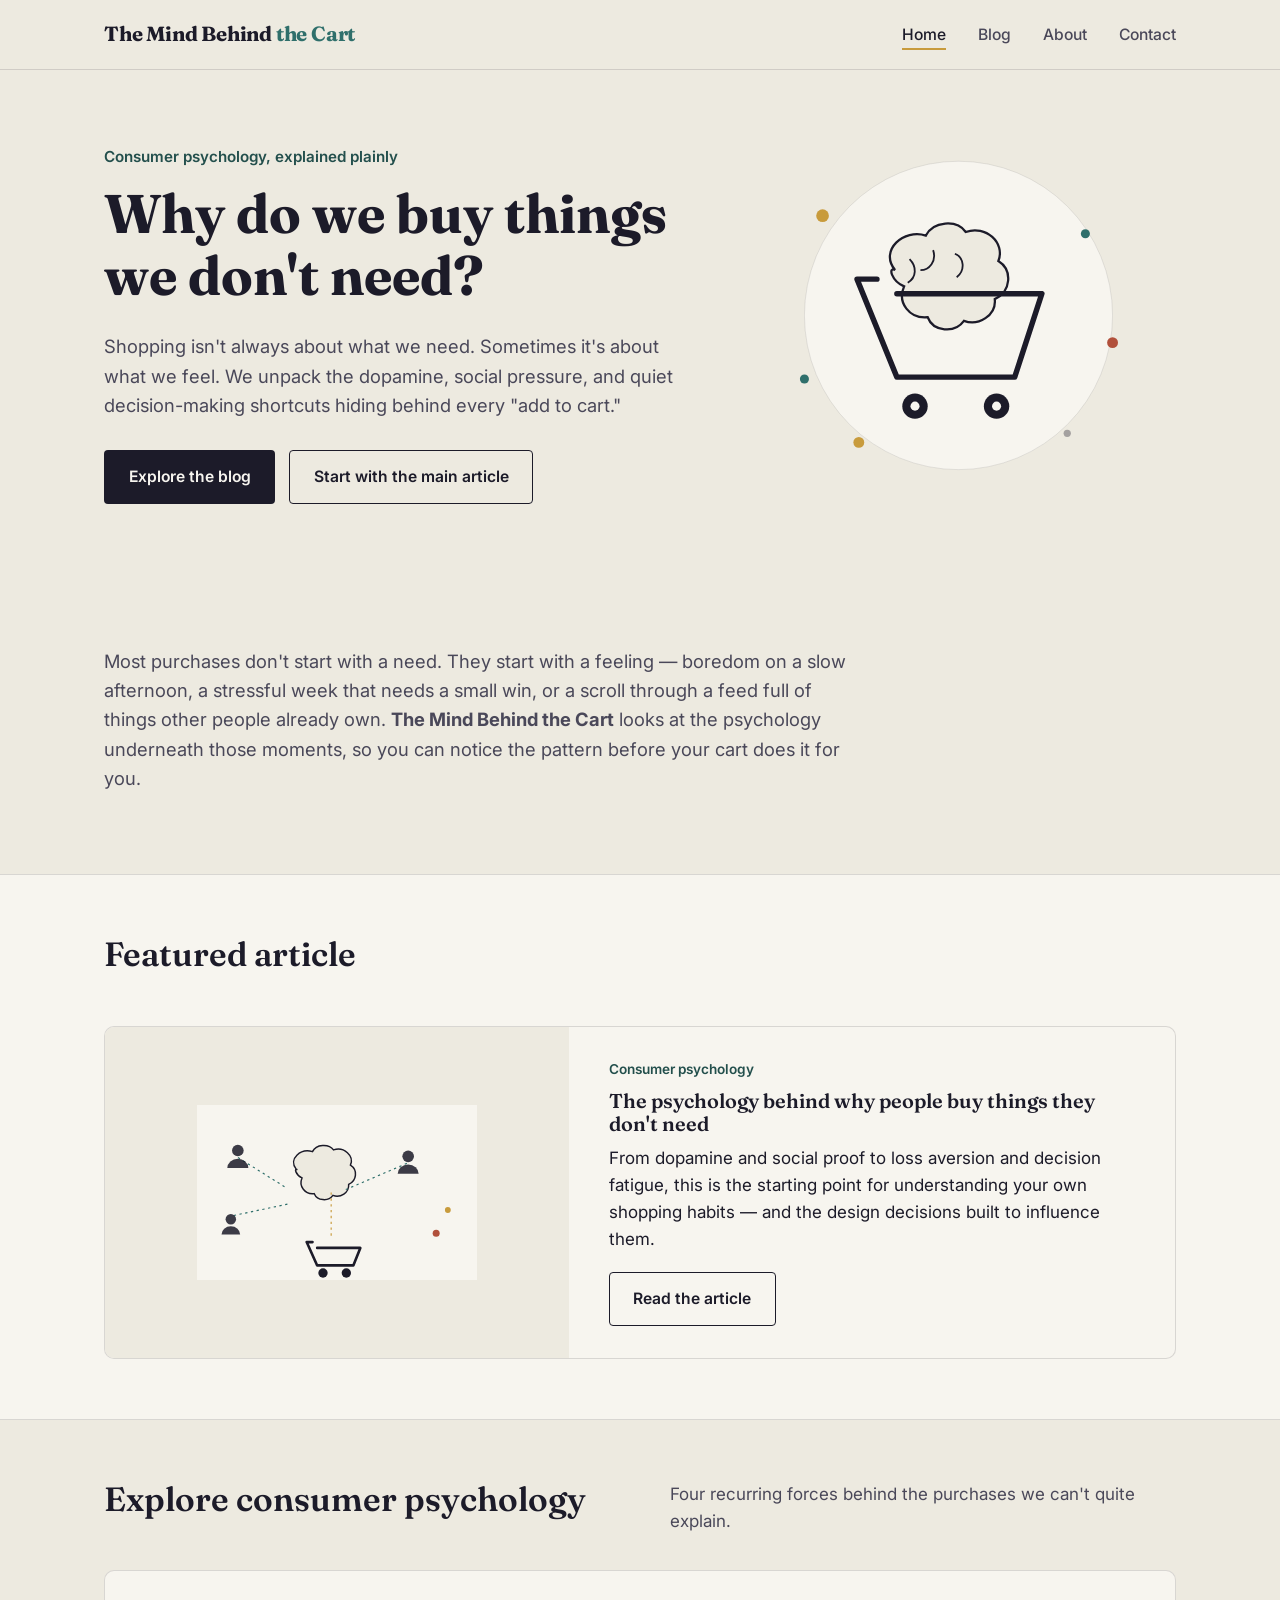
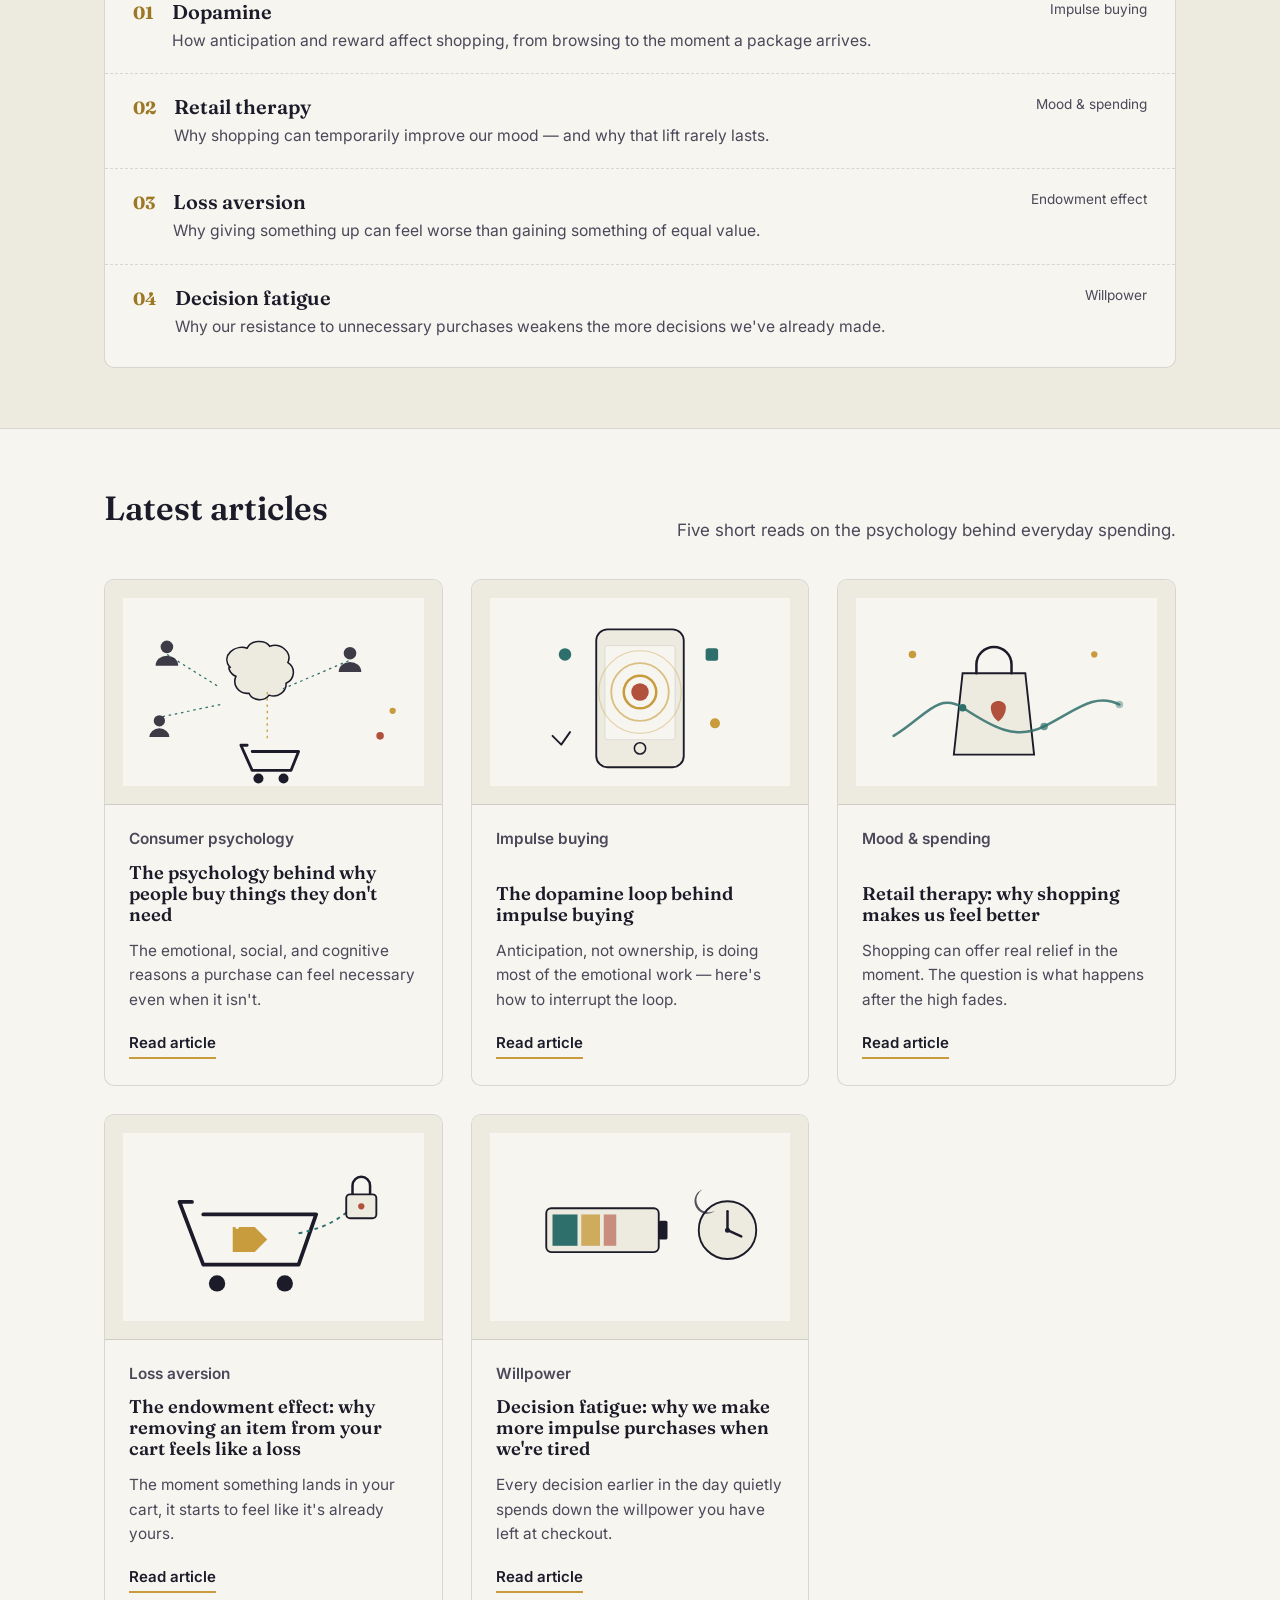
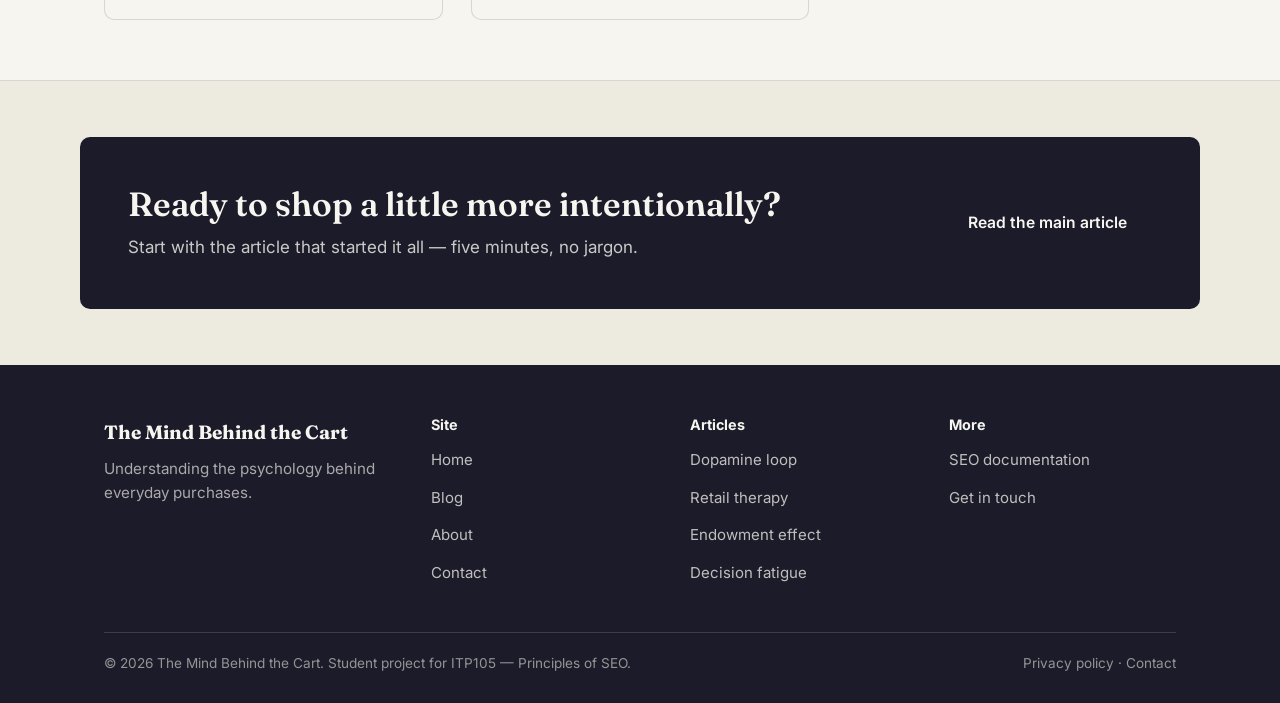
<file: site/index.html>
<!DOCTYPE html>
<html lang="en">
<head>
<meta charset="UTF-8">
<meta name="viewport" content="width=device-width, initial-scale=1.0">
<title>Consumer Psychology: The Mind Behind the Cart</title>
<meta name="description" content="Learn how psychology influences shopping decisions, impulse purchases, and the things we buy every day.">
<link rel="canonical" href="/">
<meta property="og:title" content="Consumer Psychology: The Mind Behind the Cart">
<meta property="og:description" content="Learn how psychology influences shopping decisions, impulse purchases, and the things we buy every day.">
<meta property="og:type" content="website">
<meta name="twitter:card" content="summary_large_image">
<link rel="stylesheet" href="css/style.css">
</head>
<body>

<header class="site-header">
  <div class="wrap">
    <a class="brand" href="index.html">The Mind Behind <span>the Cart</span></a>
    <button class="nav-toggle" aria-label="Toggle navigation menu" aria-expanded="false">
      <span></span><span></span><span></span>
    </button>
    <nav class="main-nav" aria-label="Primary">
      <ul>
        <li><a href="index.html" aria-current="page">Home</a></li>
        <li><a href="blog/index.html">Blog</a></li>
        <li><a href="about.html">About</a></li>
        <li><a href="contact.html">Contact</a></li>
      </ul>
    </nav>
  </div>
</header>

<main>

  <section class="hero">
    <div class="wrap">
      <div class="hero-copy">
        <p class="hero-eyebrow">Consumer psychology, explained plainly</p>
        <h1>Why do we buy things we don't need?</h1>
        <p class="lede">Shopping isn't always about what we need. Sometimes it's about what we feel. We unpack the dopamine, social pressure, and quiet decision-making shortcuts hiding behind every "add to cart."</p>
        <div class="hero-actions">
          <a class="btn btn-primary" href="blog/index.html">Explore the blog</a>
          <a class="btn btn-outline" href="blog/why-people-buy-things-they-dont-need.html">Start with the main article</a>
        </div>
      </div>
      <img class="hero-art" src="images/hero-cart-mind.svg" alt="Illustration of a shopping cart with a brain-shaped basket, surrounded by small reward dots">
    </div>
  </section>

  <section class="section">
    <div class="wrap">
      <p class="lede">Most purchases don't start with a need. They start with a feeling — boredom on a slow afternoon, a stressful week that needs a small win, or a scroll through a feed full of things other people already own. <strong>The Mind Behind the Cart</strong> looks at the psychology underneath those moments, so you can notice the pattern before your cart does it for you.</p>
    </div>
  </section>

  <section class="section section-alt">
    <div class="wrap">
      <div class="section-head">
        <h2 class="center-head">Featured article</h2>
      </div>
      <article class="featured">
        <div class="featured-art">
          <img src="images/art-main-psychology.svg" alt="Illustration of a brain connected to human silhouettes and a shopping cart, representing emotion and social influence in buying decisions" style="max-width:280px;">
        </div>
        <div class="featured-body">
          <p class="featured-cat">Consumer psychology</p>
          <h3><a href="blog/why-people-buy-things-they-dont-need.html">The psychology behind why people buy things they don't need</a></h3>
          <p>From dopamine and social proof to loss aversion and decision fatigue, this is the starting point for understanding your own shopping habits — and the design decisions built to influence them.</p>
          <a class="btn btn-outline" href="blog/why-people-buy-things-they-dont-need.html">Read the article</a>
        </div>
      </article>
    </div>
  </section>

  <section class="section">
    <div class="wrap">
      <div class="section-head">
        <h2 class="center-head">Explore consumer psychology</h2>
        <p>Four recurring forces behind the purchases we can't quite explain.</p>
      </div>
      <div class="receipt">
        <div class="receipt-row">
          <span class="receipt-code">01</span>
          <div>
            <h3><a href="blog/dopamine-and-impulse-buying.html">Dopamine</a></h3>
            <p>How anticipation and reward affect shopping, from browsing to the moment a package arrives.</p>
          </div>
          <span class="receipt-tag">Impulse buying</span>
        </div>
        <div class="receipt-row">
          <span class="receipt-code">02</span>
          <div>
            <h3><a href="blog/retail-therapy.html">Retail therapy</a></h3>
            <p>Why shopping can temporarily improve our mood — and why that lift rarely lasts.</p>
          </div>
          <span class="receipt-tag">Mood &amp; spending</span>
        </div>
        <div class="receipt-row">
          <span class="receipt-code">03</span>
          <div>
            <h3><a href="blog/endowment-effect-shopping.html">Loss aversion</a></h3>
            <p>Why giving something up can feel worse than gaining something of equal value.</p>
          </div>
          <span class="receipt-tag">Endowment effect</span>
        </div>
        <div class="receipt-row">
          <span class="receipt-code">04</span>
          <div>
            <h3><a href="blog/decision-fatigue-shopping.html">Decision fatigue</a></h3>
            <p>Why our resistance to unnecessary purchases weakens the more decisions we've already made.</p>
          </div>
          <span class="receipt-tag">Willpower</span>
        </div>
      </div>
    </div>
  </section>

  <section class="section section-alt">
    <div class="wrap">
      <div class="section-head">
        <h2 class="center-head">Latest articles</h2>
        <p>Five short reads on the psychology behind everyday spending.</p>
      </div>
      <div class="card-grid">

        <article class="post-card">
          <div class="post-card-art"><img src="images/art-main-psychology.svg" alt="Illustration of a brain connected to a shopping cart" style="width:100%;height:100%;object-fit:contain;padding:18px;"></div>
          <div class="post-card-body">
            <p class="post-card-cat">Consumer psychology</p>
            <h3><a href="blog/why-people-buy-things-they-dont-need.html">The psychology behind why people buy things they don't need</a></h3>
            <p>The emotional, social, and cognitive reasons a purchase can feel necessary even when it isn't.</p>
            <a class="read-more" href="blog/why-people-buy-things-they-dont-need.html">Read article</a>
          </div>
        </article>

        <article class="post-card">
          <div class="post-card-art"><img src="images/art-dopamine.svg" alt="Illustration of a smartphone with pulsing reward rings" style="width:100%;height:100%;object-fit:contain;padding:18px;"></div>
          <div class="post-card-body">
            <p class="post-card-cat">Impulse buying</p>
            <h3><a href="blog/dopamine-and-impulse-buying.html">The dopamine loop behind impulse buying</a></h3>
            <p>Anticipation, not ownership, is doing most of the emotional work — here's how to interrupt the loop.</p>
            <a class="read-more" href="blog/dopamine-and-impulse-buying.html">Read article</a>
          </div>
        </article>

        <article class="post-card">
          <div class="post-card-art"><img src="images/art-retail-therapy.svg" alt="Illustration of a shopping bag with a small heart inside it" style="width:100%;height:100%;object-fit:contain;padding:18px;"></div>
          <div class="post-card-body">
            <p class="post-card-cat">Mood &amp; spending</p>
            <h3><a href="blog/retail-therapy.html">Retail therapy: why shopping makes us feel better</a></h3>
            <p>Shopping can offer real relief in the moment. The question is what happens after the high fades.</p>
            <a class="read-more" href="blog/retail-therapy.html">Read article</a>
          </div>
        </article>

        <article class="post-card">
          <div class="post-card-art"><img src="images/art-endowment.svg" alt="Illustration of a shopping cart tethered to a padlock and price tag" style="width:100%;height:100%;object-fit:contain;padding:18px;"></div>
          <div class="post-card-body">
            <p class="post-card-cat">Loss aversion</p>
            <h3><a href="blog/endowment-effect-shopping.html">The endowment effect: why removing an item from your cart feels like a loss</a></h3>
            <p>The moment something lands in your cart, it starts to feel like it's already yours.</p>
            <a class="read-more" href="blog/endowment-effect-shopping.html">Read article</a>
          </div>
        </article>

        <article class="post-card">
          <div class="post-card-art"><img src="images/art-decision-fatigue.svg" alt="Illustration of a depleting battery beside a clock and moon" style="width:100%;height:100%;object-fit:contain;padding:18px;"></div>
          <div class="post-card-body">
            <p class="post-card-cat">Willpower</p>
            <h3><a href="blog/decision-fatigue-shopping.html">Decision fatigue: why we make more impulse purchases when we're tired</a></h3>
            <p>Every decision earlier in the day quietly spends down the willpower you have left at checkout.</p>
            <a class="read-more" href="blog/decision-fatigue-shopping.html">Read article</a>
          </div>
        </article>

      </div>
    </div>
  </section>

  <section class="cta-band">
    <div class="wrap">
      <div>
        <h2>Ready to shop a little more intentionally?</h2>
        <p>Start with the article that started it all — five minutes, no jargon.</p>
      </div>
      <a class="btn btn-primary" href="blog/why-people-buy-things-they-dont-need.html">Read the main article</a>
    </div>
  </section>

</main>

<footer class="site-footer">
  <div class="wrap">
    <div class="footer-grid">
      <div>
        <p class="footer-brand">The Mind Behind the Cart</p>
        <p class="footer-tagline">Understanding the psychology behind everyday purchases.</p>
      </div>
      <div class="footer-col">
        <h4>Site</h4>
        <ul>
          <li><a href="index.html">Home</a></li>
          <li><a href="blog/index.html">Blog</a></li>
          <li><a href="about.html">About</a></li>
          <li><a href="contact.html">Contact</a></li>
        </ul>
      </div>
      <div class="footer-col">
        <h4>Articles</h4>
        <ul>
          <li><a href="blog/dopamine-and-impulse-buying.html">Dopamine loop</a></li>
          <li><a href="blog/retail-therapy.html">Retail therapy</a></li>
          <li><a href="blog/endowment-effect-shopping.html">Endowment effect</a></li>
          <li><a href="blog/decision-fatigue-shopping.html">Decision fatigue</a></li>
        </ul>
      </div>
      <div class="footer-col">
        <h4>More</h4>
        <ul>
          <li><a href="seo-notes.html">SEO documentation</a></li>
          <li><a href="contact.html#contact-form">Get in touch</a></li>
        </ul>
      </div>
    </div>
    <div class="footer-bottom">
      <span>&copy; 2026 The Mind Behind the Cart. Student project for ITP105 — Principles of SEO.</span>
      <span>Privacy policy &middot; <a href="contact.html">Contact</a></span>
    </div>
  </div>
</footer>

<script src="js/main.js"></script>
</body>
</html>
</file>
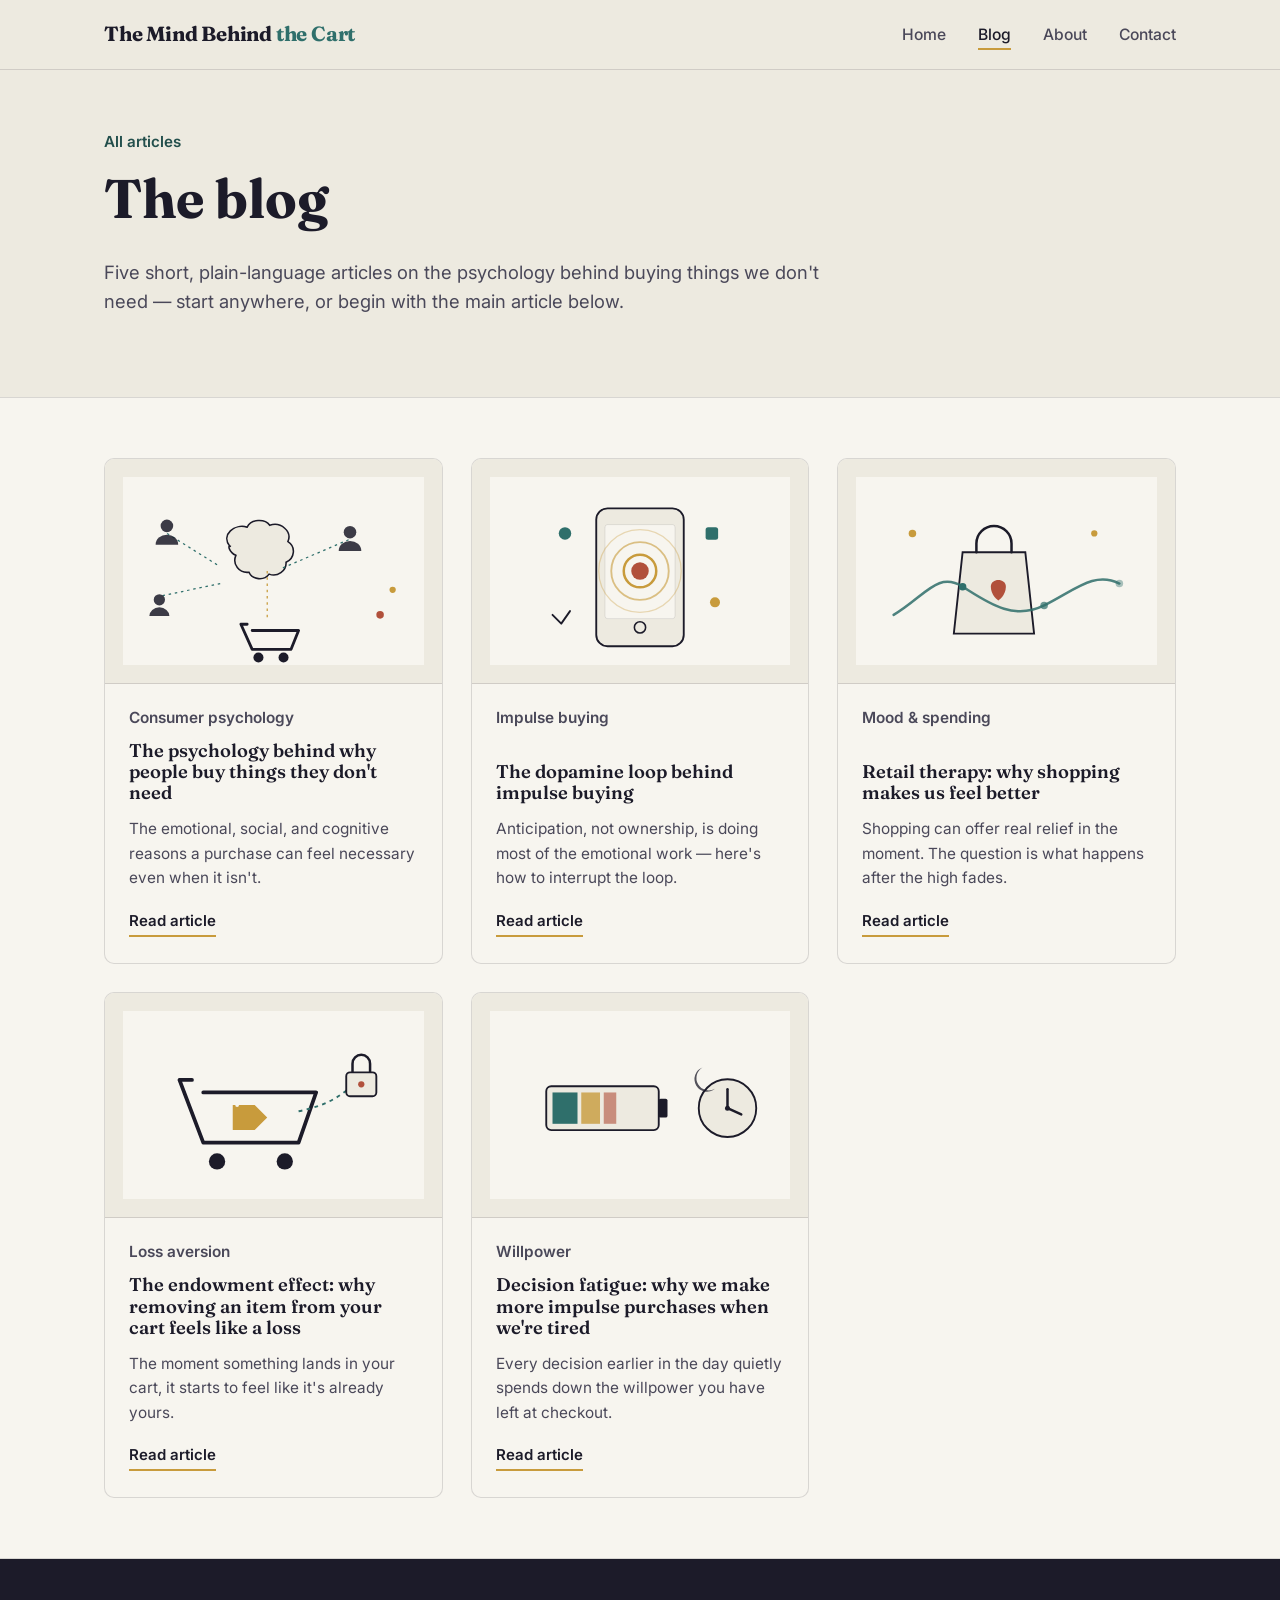
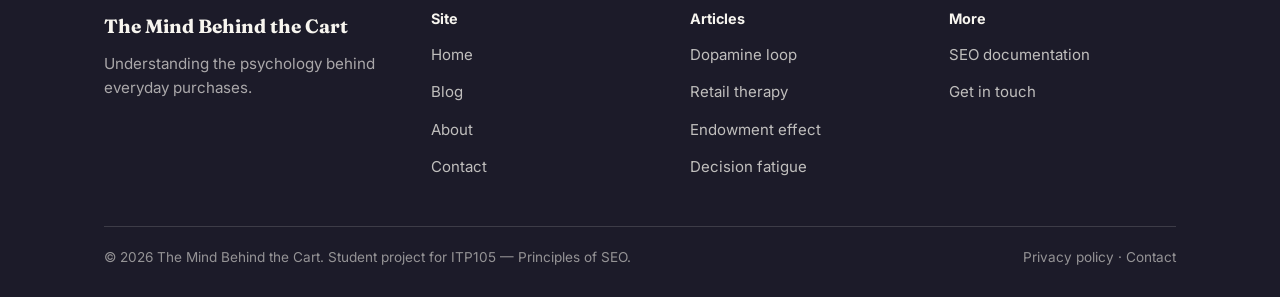
<file: site/blog/index.html>
<!DOCTYPE html>
<html lang="en">
<head>
<meta charset="UTF-8">
<meta name="viewport" content="width=device-width, initial-scale=1.0">
<title>Blog — Consumer Psychology Articles | The Mind Behind the Cart</title>
<meta name="description" content="Read all articles on consumer psychology, impulse buying, and shopping behavior from The Mind Behind the Cart.">
<link rel="canonical" href="/blog/">
<meta property="og:title" content="Blog — The Mind Behind the Cart">
<meta property="og:description" content="Read all articles on consumer psychology, impulse buying, and shopping behavior.">
<meta property="og:type" content="website">
<link rel="stylesheet" href="../css/style.css">
</head>
<body>

<header class="site-header">
  <div class="wrap">
    <a class="brand" href="../index.html">The Mind Behind <span>the Cart</span></a>
    <button class="nav-toggle" aria-label="Toggle navigation menu" aria-expanded="false">
      <span></span><span></span><span></span>
    </button>
    <nav class="main-nav" aria-label="Primary">
      <ul>
        <li><a href="../index.html">Home</a></li>
        <li><a href="index.html" aria-current="page">Blog</a></li>
        <li><a href="../about.html">About</a></li>
        <li><a href="../contact.html">Contact</a></li>
      </ul>
    </nav>
  </div>
</header>

<main>
  <section class="section">
    <div class="wrap">
      <p class="hero-eyebrow">All articles</p>
      <h1>The blog</h1>
      <p class="lede">Five short, plain-language articles on the psychology behind buying things we don't need — start anywhere, or begin with the main article below.</p>
    </div>
  </section>

  <section class="section section-alt">
    <div class="wrap">
      <div class="card-grid">

        <article class="post-card">
          <div class="post-card-art"><img src="../images/art-main-psychology.svg" alt="Illustration of a brain connected to a shopping cart" style="width:100%;height:100%;object-fit:contain;padding:18px;"></div>
          <div class="post-card-body">
            <p class="post-card-cat">Consumer psychology</p>
            <h3><a href="why-people-buy-things-they-dont-need.html">The psychology behind why people buy things they don't need</a></h3>
            <p>The emotional, social, and cognitive reasons a purchase can feel necessary even when it isn't.</p>
            <a class="read-more" href="why-people-buy-things-they-dont-need.html">Read article</a>
          </div>
        </article>

        <article class="post-card">
          <div class="post-card-art"><img src="../images/art-dopamine.svg" alt="Illustration of a smartphone with pulsing reward rings" style="width:100%;height:100%;object-fit:contain;padding:18px;"></div>
          <div class="post-card-body">
            <p class="post-card-cat">Impulse buying</p>
            <h3><a href="dopamine-and-impulse-buying.html">The dopamine loop behind impulse buying</a></h3>
            <p>Anticipation, not ownership, is doing most of the emotional work — here's how to interrupt the loop.</p>
            <a class="read-more" href="dopamine-and-impulse-buying.html">Read article</a>
          </div>
        </article>

        <article class="post-card">
          <div class="post-card-art"><img src="../images/art-retail-therapy.svg" alt="Illustration of a shopping bag with a small heart inside it" style="width:100%;height:100%;object-fit:contain;padding:18px;"></div>
          <div class="post-card-body">
            <p class="post-card-cat">Mood &amp; spending</p>
            <h3><a href="retail-therapy.html">Retail therapy: why shopping makes us feel better</a></h3>
            <p>Shopping can offer real relief in the moment. The question is what happens after the high fades.</p>
            <a class="read-more" href="retail-therapy.html">Read article</a>
          </div>
        </article>

        <article class="post-card">
          <div class="post-card-art"><img src="../images/art-endowment.svg" alt="Illustration of a shopping cart tethered to a padlock and price tag" style="width:100%;height:100%;object-fit:contain;padding:18px;"></div>
          <div class="post-card-body">
            <p class="post-card-cat">Loss aversion</p>
            <h3><a href="endowment-effect-shopping.html">The endowment effect: why removing an item from your cart feels like a loss</a></h3>
            <p>The moment something lands in your cart, it starts to feel like it's already yours.</p>
            <a class="read-more" href="endowment-effect-shopping.html">Read article</a>
          </div>
        </article>

        <article class="post-card">
          <div class="post-card-art"><img src="../images/art-decision-fatigue.svg" alt="Illustration of a depleting battery beside a clock and moon" style="width:100%;height:100%;object-fit:contain;padding:18px;"></div>
          <div class="post-card-body">
            <p class="post-card-cat">Willpower</p>
            <h3><a href="decision-fatigue-shopping.html">Decision fatigue: why we make more impulse purchases when we're tired</a></h3>
            <p>Every decision earlier in the day quietly spends down the willpower you have left at checkout.</p>
            <a class="read-more" href="decision-fatigue-shopping.html">Read article</a>
          </div>
        </article>

      </div>
    </div>
  </section>
</main>

<footer class="site-footer">
  <div class="wrap">
    <div class="footer-grid">
      <div>
        <p class="footer-brand">The Mind Behind the Cart</p>
        <p class="footer-tagline">Understanding the psychology behind everyday purchases.</p>
      </div>
      <div class="footer-col">
        <h4>Site</h4>
        <ul>
          <li><a href="../index.html">Home</a></li>
          <li><a href="index.html">Blog</a></li>
          <li><a href="../about.html">About</a></li>
          <li><a href="../contact.html">Contact</a></li>
        </ul>
      </div>
      <div class="footer-col">
        <h4>Articles</h4>
        <ul>
          <li><a href="dopamine-and-impulse-buying.html">Dopamine loop</a></li>
          <li><a href="retail-therapy.html">Retail therapy</a></li>
          <li><a href="endowment-effect-shopping.html">Endowment effect</a></li>
          <li><a href="decision-fatigue-shopping.html">Decision fatigue</a></li>
        </ul>
      </div>
      <div class="footer-col">
        <h4>More</h4>
        <ul>
          <li><a href="../seo-notes.html">SEO documentation</a></li>
          <li><a href="../contact.html#contact-form">Get in touch</a></li>
        </ul>
      </div>
    </div>
    <div class="footer-bottom">
      <span>&copy; 2026 The Mind Behind the Cart. Student project for ITP105 — Principles of SEO.</span>
      <span>Privacy policy &middot; <a href="../contact.html">Contact</a></span>
    </div>
  </div>
</footer>

<script src="../js/main.js"></script>
</body>
</html>
</file>
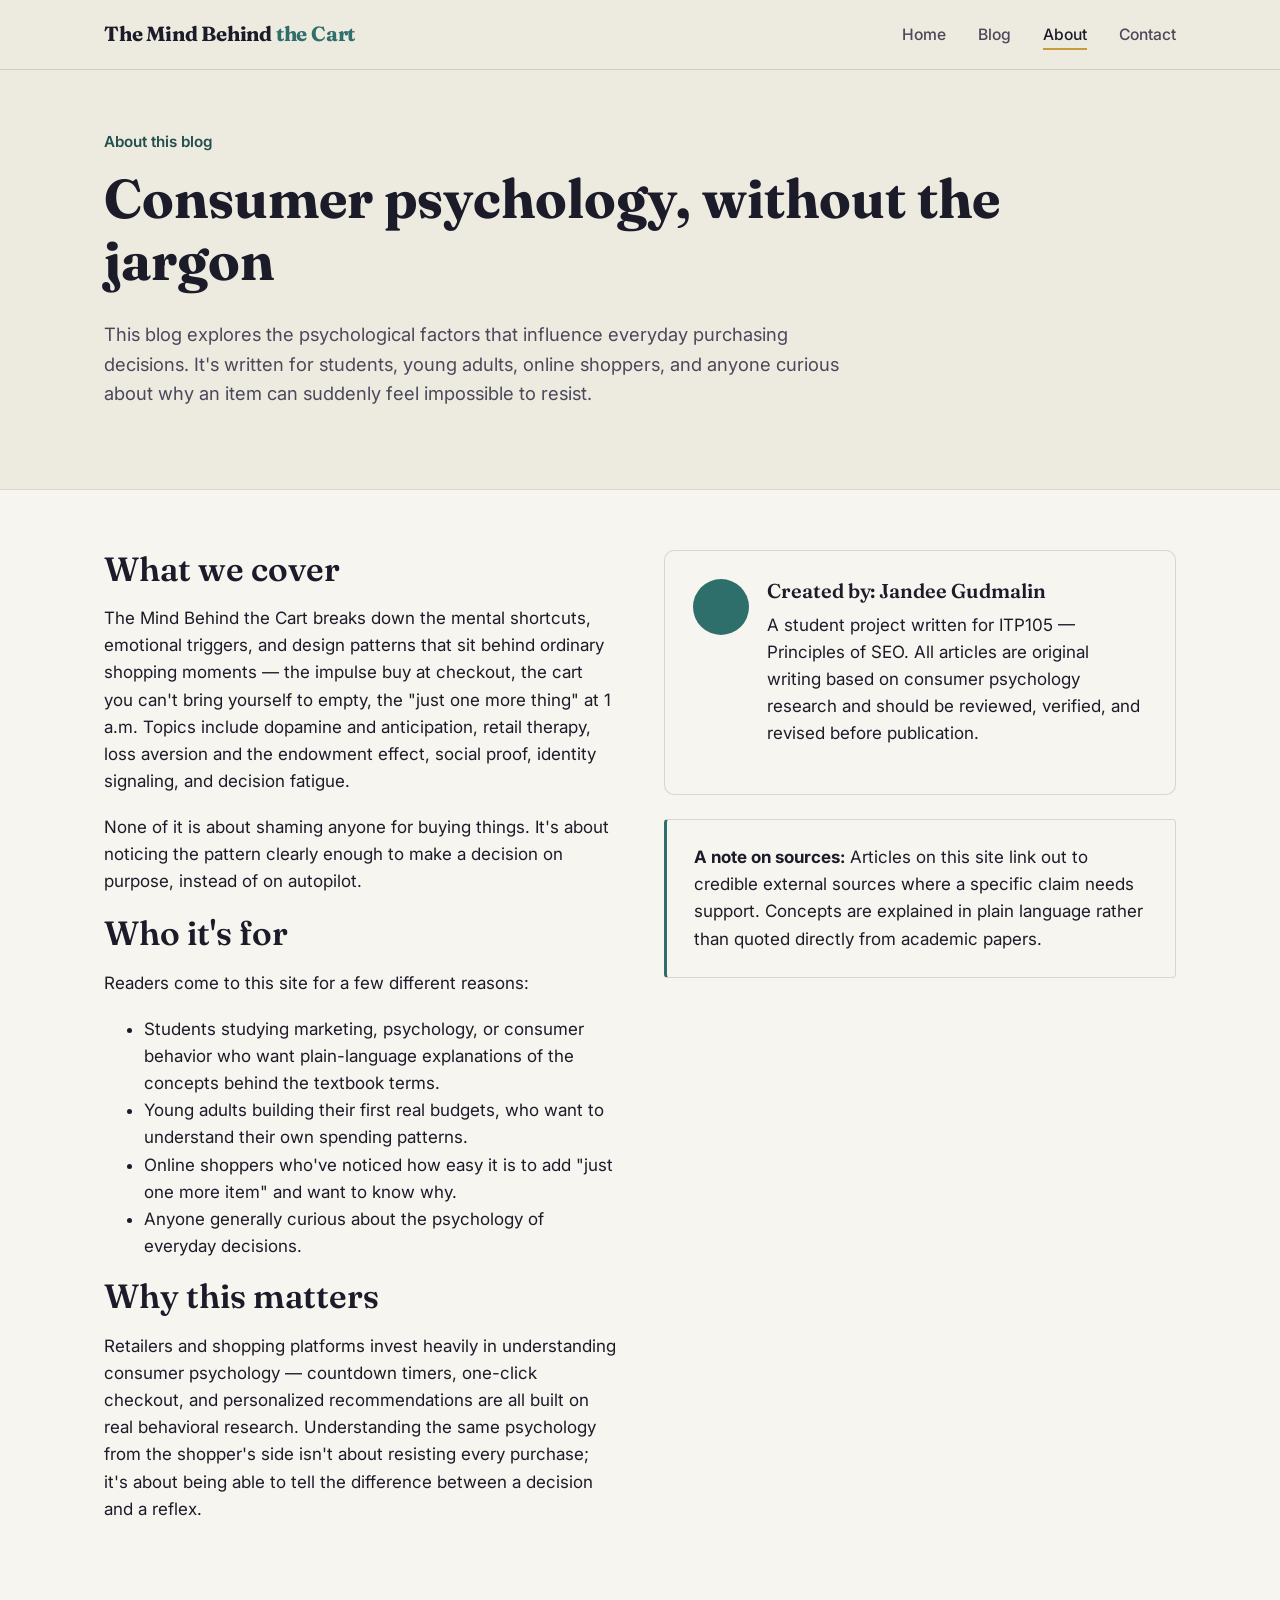
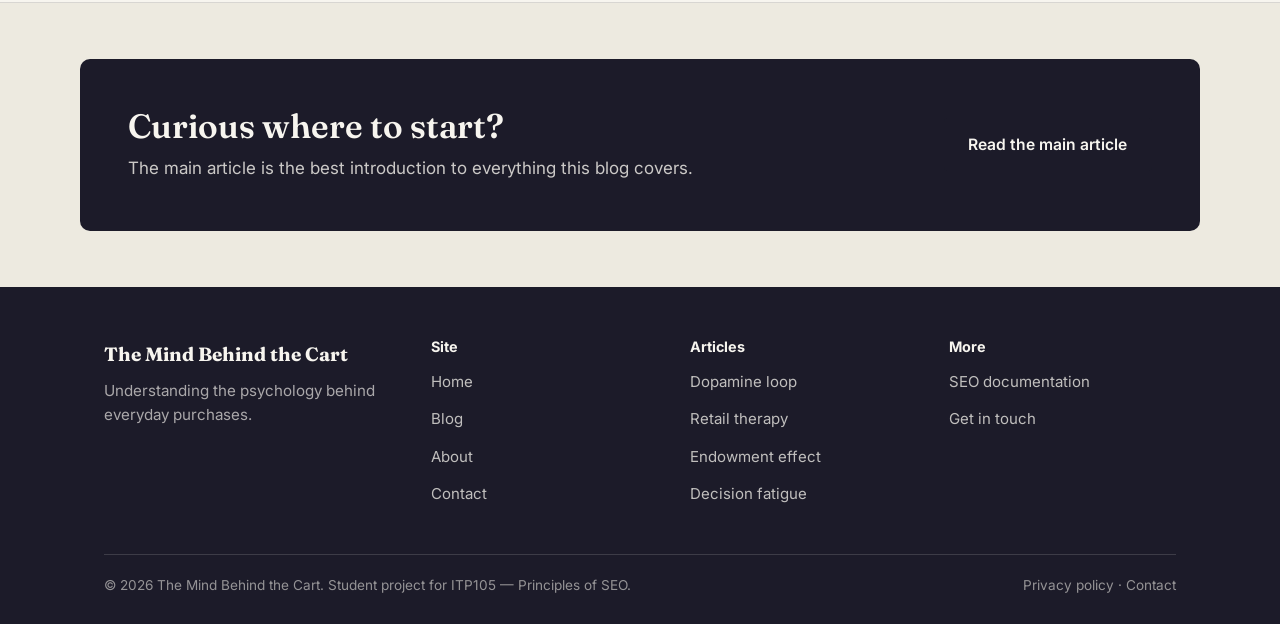
<file: site/about.html>
<!DOCTYPE html>
<html lang="en">
<head>
<meta charset="UTF-8">
<meta name="viewport" content="width=device-width, initial-scale=1.0">
<title>About The Mind Behind the Cart — Consumer Psychology Blog</title>
<meta name="description" content="Learn about The Mind Behind the Cart and its mission to explain consumer psychology and shopping behavior.">
<link rel="canonical" href="/about">
<meta property="og:title" content="About The Mind Behind the Cart">
<meta property="og:description" content="Learn about The Mind Behind the Cart and its mission to explain consumer psychology and shopping behavior.">
<meta property="og:type" content="website">
<link rel="stylesheet" href="css/style.css">
</head>
<body>

<header class="site-header">
  <div class="wrap">
    <a class="brand" href="index.html">The Mind Behind <span>the Cart</span></a>
    <button class="nav-toggle" aria-label="Toggle navigation menu" aria-expanded="false">
      <span></span><span></span><span></span>
    </button>
    <nav class="main-nav" aria-label="Primary">
      <ul>
        <li><a href="index.html">Home</a></li>
        <li><a href="blog/index.html">Blog</a></li>
        <li><a href="about.html" aria-current="page">About</a></li>
        <li><a href="contact.html">Contact</a></li>
      </ul>
    </nav>
  </div>
</header>

<main>
  <section class="section">
    <div class="wrap">
      <p class="hero-eyebrow">About this blog</p>
      <h1>Consumer psychology, without the jargon</h1>
      <p class="lede">This blog explores the psychological factors that influence everyday purchasing decisions. It's written for students, young adults, online shoppers, and anyone curious about why an item can suddenly feel impossible to resist.</p>
    </div>
  </section>

  <section class="section section-alt">
    <div class="wrap about-grid">
      <div>
        <h2>What we cover</h2>
        <p>The Mind Behind the Cart breaks down the mental shortcuts, emotional triggers, and design patterns that sit behind ordinary shopping moments — the impulse buy at checkout, the cart you can't bring yourself to empty, the "just one more thing" at 1 a.m. Topics include dopamine and anticipation, retail therapy, loss aversion and the endowment effect, social proof, identity signaling, and decision fatigue.</p>
        <p>None of it is about shaming anyone for buying things. It's about noticing the pattern clearly enough to make a decision on purpose, instead of on autopilot.</p>

        <h2>Who it's for</h2>
        <p>Readers come to this site for a few different reasons:</p>
        <ul>
          <li>Students studying marketing, psychology, or consumer behavior who want plain-language explanations of the concepts behind the textbook terms.</li>
          <li>Young adults building their first real budgets, who want to understand their own spending patterns.</li>
          <li>Online shoppers who've noticed how easy it is to add "just one more item" and want to know why.</li>
          <li>Anyone generally curious about the psychology of everyday decisions.</li>
        </ul>

        <h2>Why this matters</h2>
        <p>Retailers and shopping platforms invest heavily in understanding consumer psychology — countdown timers, one-click checkout, and personalized recommendations are all built on real behavioral research. Understanding the same psychology from the shopper's side isn't about resisting every purchase; it's about being able to tell the difference between a decision and a reflex.</p>
      </div>

      <div>
        <div class="author-card">
          <div class="author-avatar" aria-hidden="true"></div>
          <div>
            <h3>Created by: Jandee Gudmalin </h3>
            <p>A student project written for ITP105 — Principles of SEO. All articles are original writing based on consumer psychology research and should be reviewed, verified, and revised before publication.</p>
          </div>
        </div>
        <div class="callout" style="margin-top:24px;">
          <p><strong>A note on sources:</strong> Articles on this site link out to credible external sources where a specific claim needs support. Concepts are explained in plain language rather than quoted directly from academic papers.</p>
        </div>
      </div>
    </div>
  </section>

  <section class="cta-band">
    <div class="wrap">
      <div>
        <h2>Curious where to start?</h2>
        <p>The main article is the best introduction to everything this blog covers.</p>
      </div>
      <a class="btn btn-primary" href="blog/why-people-buy-things-they-dont-need.html">Read the main article</a>
    </div>
  </section>
</main>

<footer class="site-footer">
  <div class="wrap">
    <div class="footer-grid">
      <div>
        <p class="footer-brand">The Mind Behind the Cart</p>
        <p class="footer-tagline">Understanding the psychology behind everyday purchases.</p>
      </div>
      <div class="footer-col">
        <h4>Site</h4>
        <ul>
          <li><a href="index.html">Home</a></li>
          <li><a href="blog/index.html">Blog</a></li>
          <li><a href="about.html">About</a></li>
          <li><a href="contact.html">Contact</a></li>
        </ul>
      </div>
      <div class="footer-col">
        <h4>Articles</h4>
        <ul>
          <li><a href="blog/dopamine-and-impulse-buying.html">Dopamine loop</a></li>
          <li><a href="blog/retail-therapy.html">Retail therapy</a></li>
          <li><a href="blog/endowment-effect-shopping.html">Endowment effect</a></li>
          <li><a href="blog/decision-fatigue-shopping.html">Decision fatigue</a></li>
        </ul>
      </div>
      <div class="footer-col">
        <h4>More</h4>
        <ul>
          <li><a href="seo-notes.html">SEO documentation</a></li>
          <li><a href="contact.html#contact-form">Get in touch</a></li>
        </ul>
      </div>
    </div>
    <div class="footer-bottom">
      <span>&copy; 2026 The Mind Behind the Cart. Student project for ITP105 — Principles of SEO.</span>
      <span>Privacy policy &middot; <a href="contact.html">Contact</a></span>
    </div>
  </div>
</footer>

<script src="js/main.js"></script>
</body>
</html>
</file>
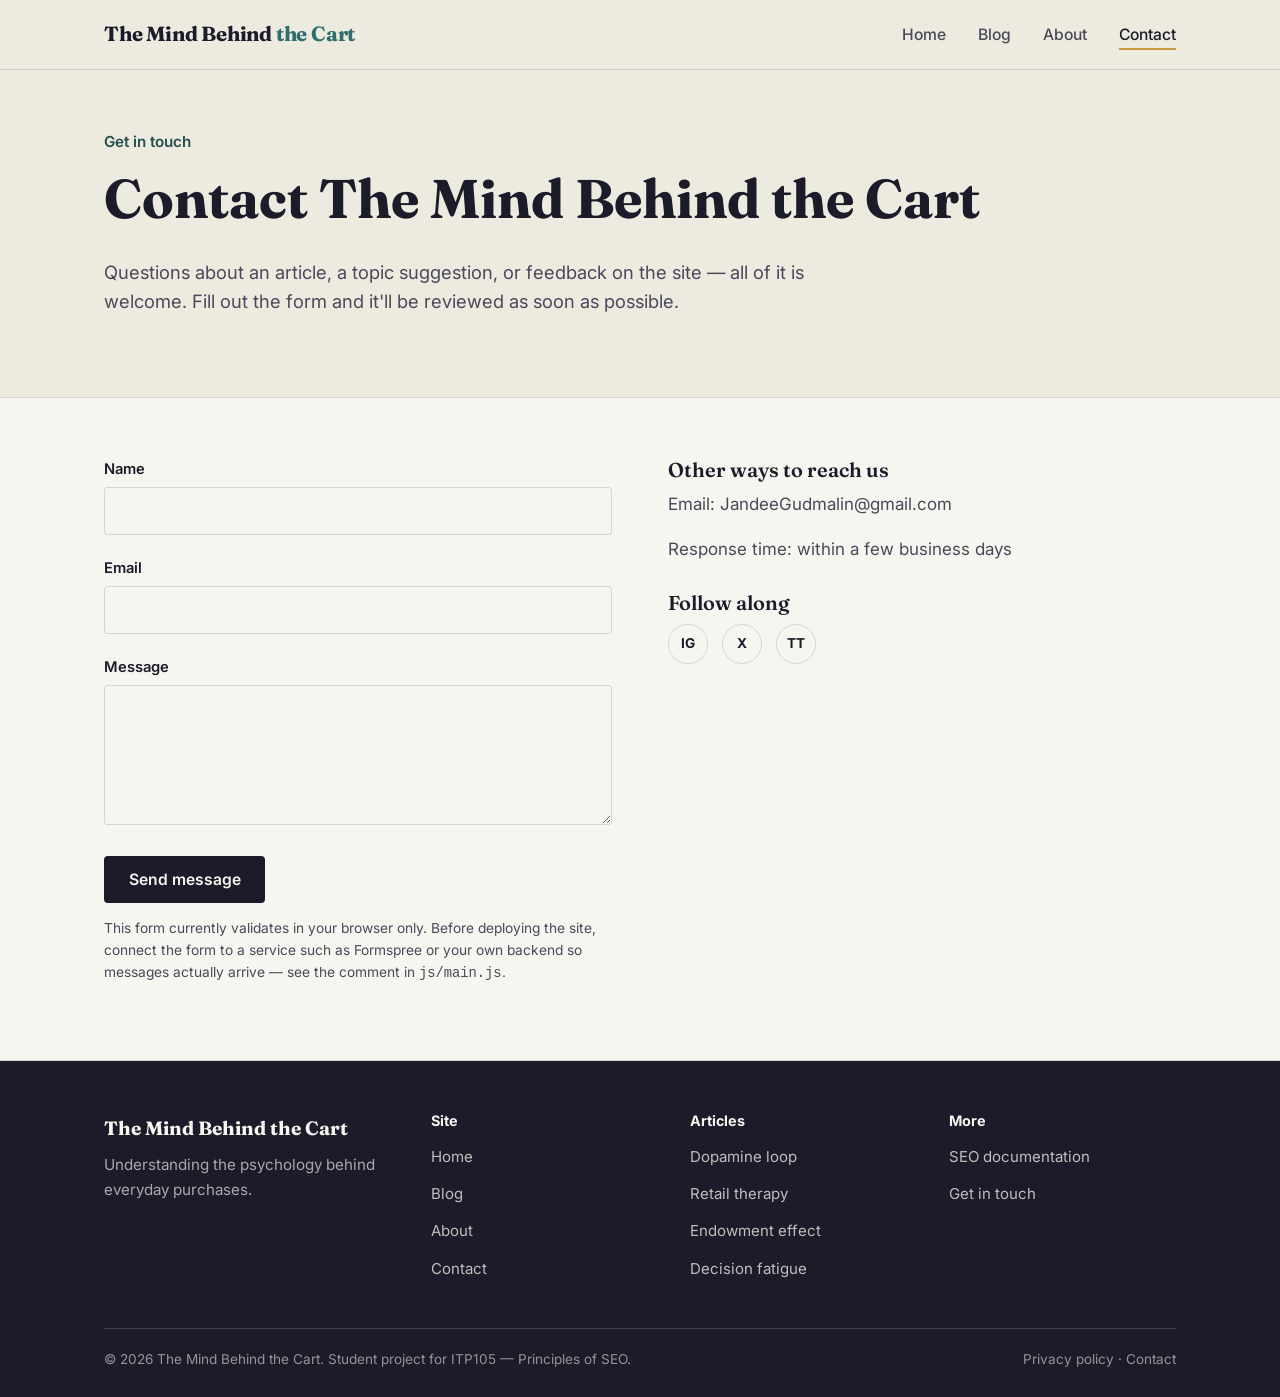
<file: site/contact.html>
<!DOCTYPE html>
<html lang="en">
<head>
<meta charset="UTF-8">
<meta name="viewport" content="width=device-width, initial-scale=1.0">
<title>Contact The Mind Behind the Cart</title>
<meta name="description" content="Get in touch with The Mind Behind the Cart about consumer psychology, shopping behavior, and blog content.">
<link rel="canonical" href="/contact">
<meta property="og:title" content="Contact The Mind Behind the Cart">
<meta property="og:description" content="Get in touch with The Mind Behind the Cart about consumer psychology, shopping behavior, and blog content.">
<meta property="og:type" content="website">
<link rel="stylesheet" href="css/style.css">
</head>
<body>

<header class="site-header">
  <div class="wrap">
    <a class="brand" href="index.html">The Mind Behind <span>the Cart</span></a>
    <button class="nav-toggle" aria-label="Toggle navigation menu" aria-expanded="false">
      <span></span><span></span><span></span>
    </button>
    <nav class="main-nav" aria-label="Primary">
      <ul>
        <li><a href="index.html">Home</a></li>
        <li><a href="blog/index.html">Blog</a></li>
        <li><a href="about.html">About</a></li>
        <li><a href="contact.html" aria-current="page">Contact</a></li>
      </ul>
    </nav>
  </div>
</header>

<main>
  <section class="section">
    <div class="wrap">
      <p class="hero-eyebrow">Get in touch</p>
      <h1>Contact The Mind Behind the Cart</h1>
      <p class="lede">Questions about an article, a topic suggestion, or feedback on the site — all of it is welcome. Fill out the form and it'll be reviewed as soon as possible.</p>
    </div>
  </section>

  <section class="section section-alt">
    <div class="wrap contact-grid">
      <div>
        <form id="contact-form" novalidate>
          <div class="field">
            <label for="name">Name</label>
            <input type="text" id="name" name="name" autocomplete="name" required>
          </div>
          <div class="field">
            <label for="email">Email</label>
            <input type="email" id="email" name="email" autocomplete="email" required>
          </div>
          <div class="field">
            <label for="message">Message</label>
            <textarea id="message" name="message" required></textarea>
          </div>
          <button type="submit" class="btn btn-primary">Send message</button>
          <p class="form-note">This form currently validates in your browser only. Before deploying the site, connect the form to a service such as Formspree or your own backend so messages actually arrive — see the comment in <code>js/main.js</code>.</p>
          <div id="form-success" class="form-success" role="status">Thanks — your message has been prepared. (Connect a form backend to actually deliver it once this site is live.)</div>
        </form>
      </div>

      <div class="contact-info">
        <h3>Other ways to reach us</h3>
        <ul>
          <li>Email: <a href="mailto:JandeeGudmalin@gmail.com">JandeeGudmalin@gmail.com</a></p>
          <li>Response time: within a few business days</li>
        </ul>
        <h3>Follow along</h3>
        <div class="social-links">
          <a href="#" aria-label="Instagram (placeholder link)">IG</a>
          <a href="#" aria-label="X / Twitter (placeholder link)">X</a>
          <a href="#" aria-label="TikTok (placeholder link)">TT</a>
        </div>
      </div>
    </div>
  </section>
</main>

<footer class="site-footer">
  <div class="wrap">
    <div class="footer-grid">
      <div>
        <p class="footer-brand">The Mind Behind the Cart</p>
        <p class="footer-tagline">Understanding the psychology behind everyday purchases.</p>
      </div>
      <div class="footer-col">
        <h4>Site</h4>
        <ul>
          <li><a href="index.html">Home</a></li>
          <li><a href="blog/index.html">Blog</a></li>
          <li><a href="about.html">About</a></li>
          <li><a href="contact.html">Contact</a></li>
        </ul>
      </div>
      <div class="footer-col">
        <h4>Articles</h4>
        <ul>
          <li><a href="blog/dopamine-and-impulse-buying.html">Dopamine loop</a></li>
          <li><a href="blog/retail-therapy.html">Retail therapy</a></li>
          <li><a href="blog/endowment-effect-shopping.html">Endowment effect</a></li>
          <li><a href="blog/decision-fatigue-shopping.html">Decision fatigue</a></li>
        </ul>
      </div>
      <div class="footer-col">
        <h4>More</h4>
        <ul>
          <li><a href="seo-notes.html">SEO documentation</a></li>
          <li><a href="contact.html#contact-form">Get in touch</a></li>
        </ul>
      </div>
    </div>
    <div class="footer-bottom">
      <span>&copy; 2026 The Mind Behind the Cart. Student project for ITP105 — Principles of SEO.</span>
      <span>Privacy policy &middot; <a href="contact.html">Contact</a></span>
    </div>
  </div>
</footer>

<script src="js/main.js"></script>
</body>
</html>
</file>
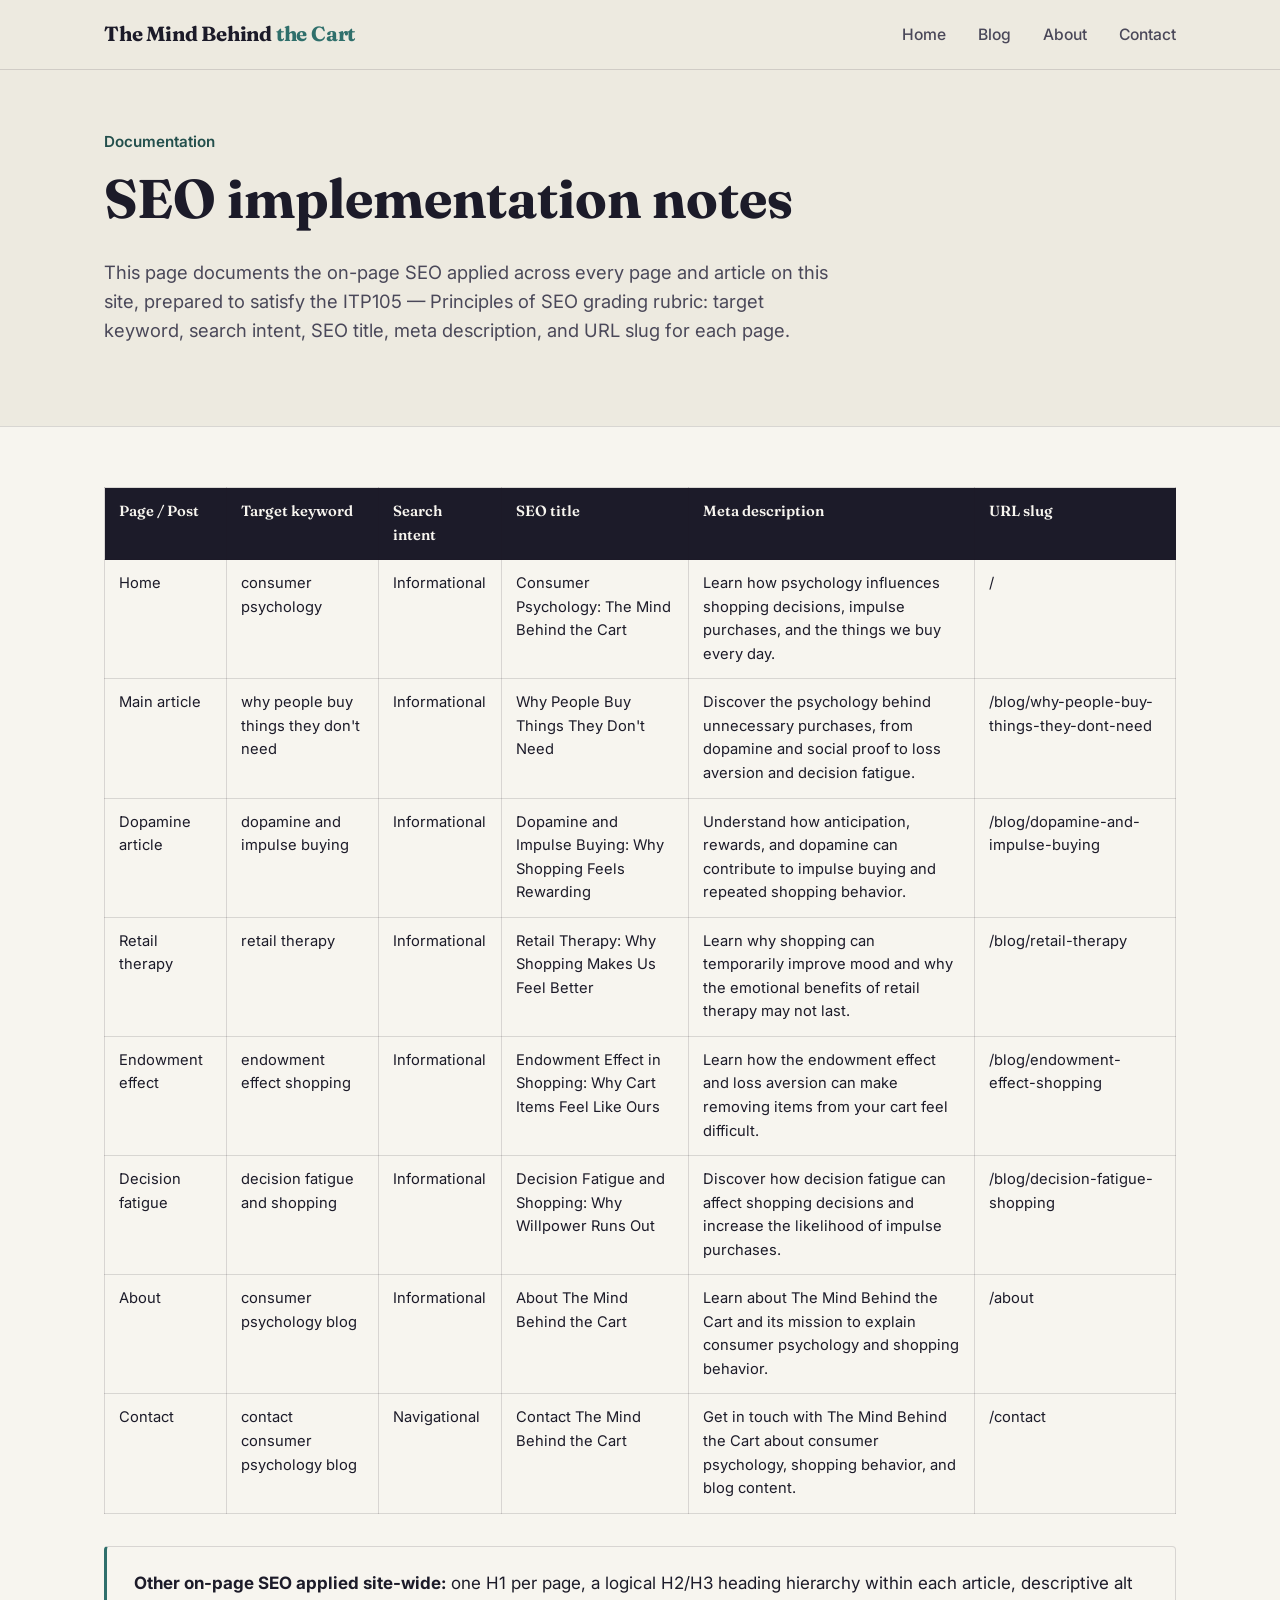
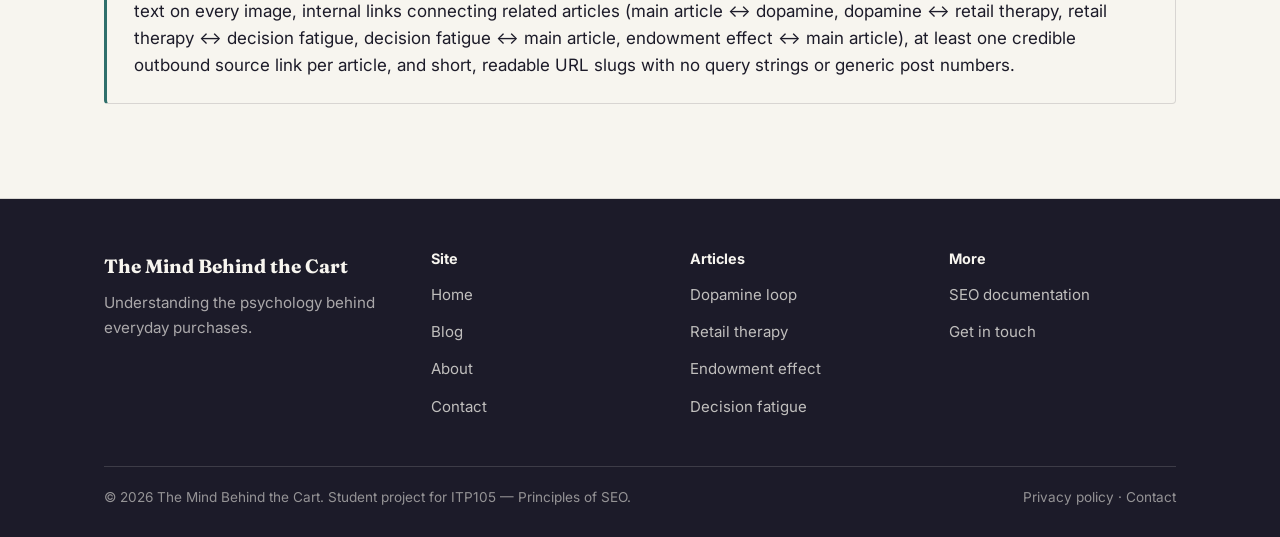
<file: site/seo-notes.html>
<!DOCTYPE html>
<html lang="en">
<head>
<meta charset="UTF-8">
<meta name="viewport" content="width=device-width, initial-scale=1.0">
<title>SEO Documentation — The Mind Behind the Cart</title>
<meta name="description" content="On-page SEO documentation for The Mind Behind the Cart: target keywords, search intent, SEO titles, meta descriptions, and URL slugs.">
<link rel="canonical" href="/seo-notes">
<meta name="robots" content="noindex, follow">
<link rel="stylesheet" href="css/style.css">
</head>
<body>

<header class="site-header">
  <div class="wrap">
    <a class="brand" href="index.html">The Mind Behind <span>the Cart</span></a>
    <button class="nav-toggle" aria-label="Toggle navigation menu" aria-expanded="false">
      <span></span><span></span><span></span>
    </button>
    <nav class="main-nav" aria-label="Primary">
      <ul>
        <li><a href="index.html">Home</a></li>
        <li><a href="blog/index.html">Blog</a></li>
        <li><a href="about.html">About</a></li>
        <li><a href="contact.html">Contact</a></li>
      </ul>
    </nav>
  </div>
</header>

<main>
  <section class="section">
    <div class="wrap">
      <p class="hero-eyebrow">Documentation</p>
      <h1>SEO implementation notes</h1>
      <p class="lede">This page documents the on-page SEO applied across every page and article on this site, prepared to satisfy the ITP105 — Principles of SEO grading rubric: target keyword, search intent, SEO title, meta description, and URL slug for each page.</p>
    </div>
  </section>

  <section class="section section-alt">
    <div class="wrap">
      <div class="seo-table-wrap">
        <table class="seo-table">
          <thead>
            <tr>
              <th>Page / Post</th>
              <th>Target keyword</th>
              <th>Search intent</th>
              <th>SEO title</th>
              <th>Meta description</th>
              <th>URL slug</th>
            </tr>
          </thead>
          <tbody>
            <tr>
              <td>Home</td>
              <td>consumer psychology</td>
              <td>Informational</td>
              <td>Consumer Psychology: The Mind Behind the Cart</td>
              <td>Learn how psychology influences shopping decisions, impulse purchases, and the things we buy every day.</td>
              <td>/</td>
            </tr>
            <tr>
              <td>Main article</td>
              <td>why people buy things they don't need</td>
              <td>Informational</td>
              <td>Why People Buy Things They Don't Need</td>
              <td>Discover the psychology behind unnecessary purchases, from dopamine and social proof to loss aversion and decision fatigue.</td>
              <td>/blog/why-people-buy-things-they-dont-need</td>
            </tr>
            <tr>
              <td>Dopamine article</td>
              <td>dopamine and impulse buying</td>
              <td>Informational</td>
              <td>Dopamine and Impulse Buying: Why Shopping Feels Rewarding</td>
              <td>Understand how anticipation, rewards, and dopamine can contribute to impulse buying and repeated shopping behavior.</td>
              <td>/blog/dopamine-and-impulse-buying</td>
            </tr>
            <tr>
              <td>Retail therapy</td>
              <td>retail therapy</td>
              <td>Informational</td>
              <td>Retail Therapy: Why Shopping Makes Us Feel Better</td>
              <td>Learn why shopping can temporarily improve mood and why the emotional benefits of retail therapy may not last.</td>
              <td>/blog/retail-therapy</td>
            </tr>
            <tr>
              <td>Endowment effect</td>
              <td>endowment effect shopping</td>
              <td>Informational</td>
              <td>Endowment Effect in Shopping: Why Cart Items Feel Like Ours</td>
              <td>Learn how the endowment effect and loss aversion can make removing items from your cart feel difficult.</td>
              <td>/blog/endowment-effect-shopping</td>
            </tr>
            <tr>
              <td>Decision fatigue</td>
              <td>decision fatigue and shopping</td>
              <td>Informational</td>
              <td>Decision Fatigue and Shopping: Why Willpower Runs Out</td>
              <td>Discover how decision fatigue can affect shopping decisions and increase the likelihood of impulse purchases.</td>
              <td>/blog/decision-fatigue-shopping</td>
            </tr>
            <tr>
              <td>About</td>
              <td>consumer psychology blog</td>
              <td>Informational</td>
              <td>About The Mind Behind the Cart</td>
              <td>Learn about The Mind Behind the Cart and its mission to explain consumer psychology and shopping behavior.</td>
              <td>/about</td>
            </tr>
            <tr>
              <td>Contact</td>
              <td>contact consumer psychology blog</td>
              <td>Navigational</td>
              <td>Contact The Mind Behind the Cart</td>
              <td>Get in touch with The Mind Behind the Cart about consumer psychology, shopping behavior, and blog content.</td>
              <td>/contact</td>
            </tr>
          </tbody>
        </table>
      </div>

      <div class="callout" style="margin-top:32px;">
        <p><strong>Other on-page SEO applied site-wide:</strong> one H1 per page, a logical H2/H3 heading hierarchy within each article, descriptive alt text on every image, internal links connecting related articles (main article ↔ dopamine, dopamine ↔ retail therapy, retail therapy ↔ decision fatigue, decision fatigue ↔ main article, endowment effect ↔ main article), at least one credible outbound source link per article, and short, readable URL slugs with no query strings or generic post numbers.</p>
      </div>
    </div>
  </section>
</main>

<footer class="site-footer">
  <div class="wrap">
    <div class="footer-grid">
      <div>
        <p class="footer-brand">The Mind Behind the Cart</p>
        <p class="footer-tagline">Understanding the psychology behind everyday purchases.</p>
      </div>
      <div class="footer-col">
        <h4>Site</h4>
        <ul>
          <li><a href="index.html">Home</a></li>
          <li><a href="blog/index.html">Blog</a></li>
          <li><a href="about.html">About</a></li>
          <li><a href="contact.html">Contact</a></li>
        </ul>
      </div>
      <div class="footer-col">
        <h4>Articles</h4>
        <ul>
          <li><a href="blog/dopamine-and-impulse-buying.html">Dopamine loop</a></li>
          <li><a href="blog/retail-therapy.html">Retail therapy</a></li>
          <li><a href="blog/endowment-effect-shopping.html">Endowment effect</a></li>
          <li><a href="blog/decision-fatigue-shopping.html">Decision fatigue</a></li>
        </ul>
      </div>
      <div class="footer-col">
        <h4>More</h4>
        <ul>
          <li><a href="seo-notes.html">SEO documentation</a></li>
          <li><a href="contact.html#contact-form">Get in touch</a></li>
        </ul>
      </div>
    </div>
    <div class="footer-bottom">
      <span>&copy; 2026 The Mind Behind the Cart. Student project for ITP105 — Principles of SEO.</span>
      <span>Privacy policy &middot; <a href="contact.html">Contact</a></span>
    </div>
  </div>
</footer>

<script src="js/main.js"></script>
</body>
</html>
</file>
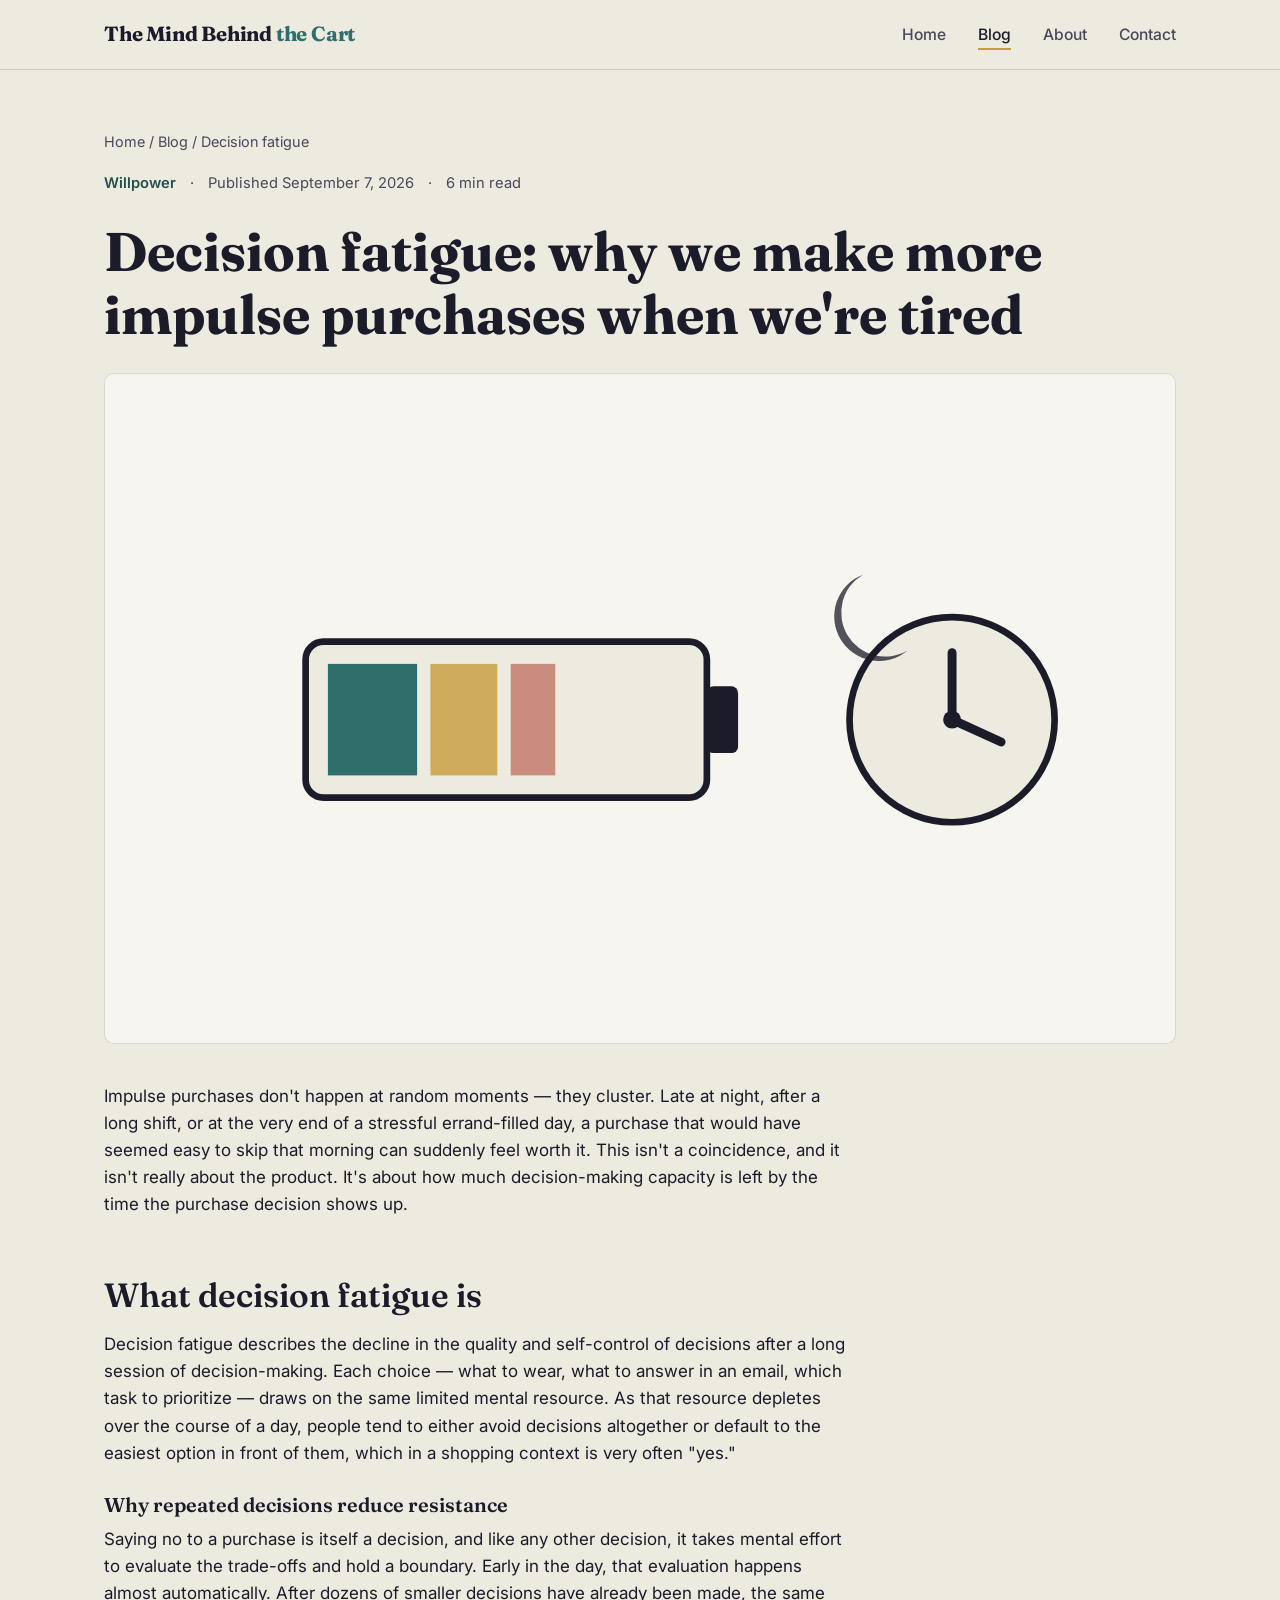
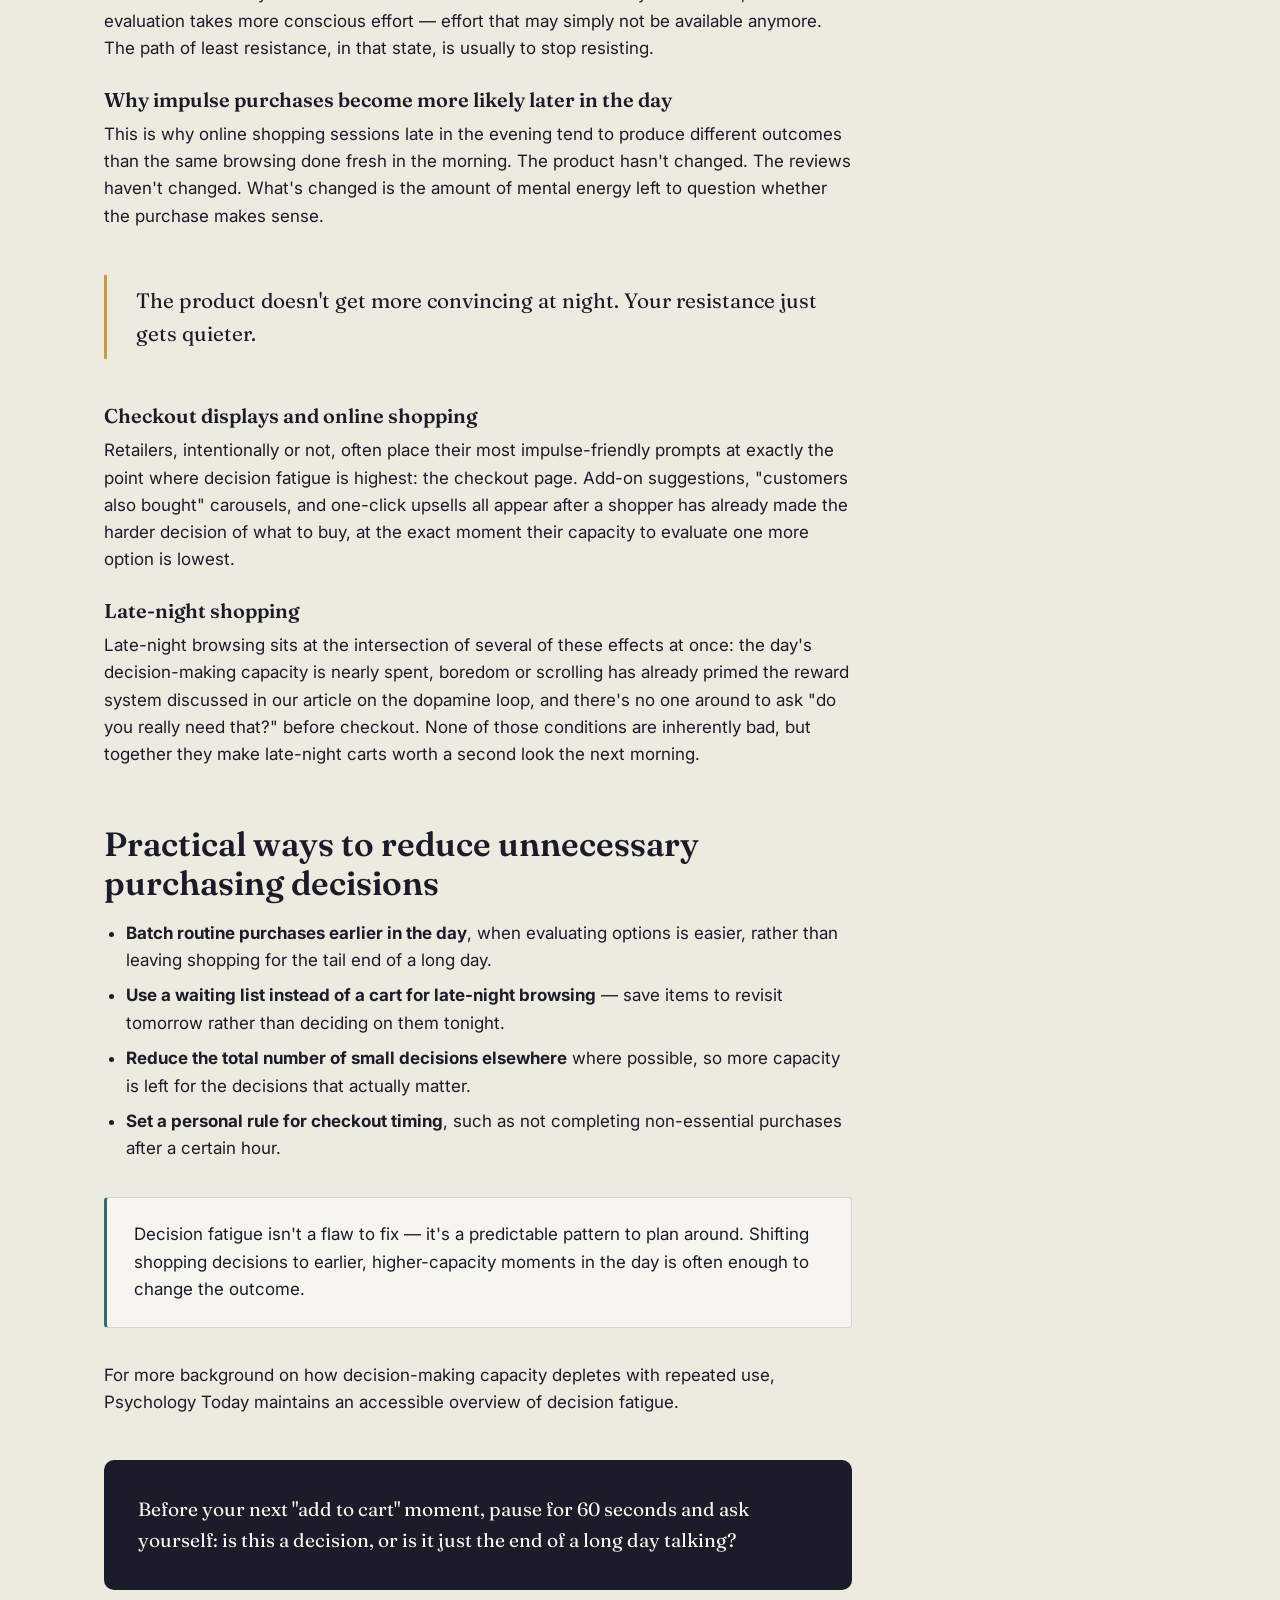
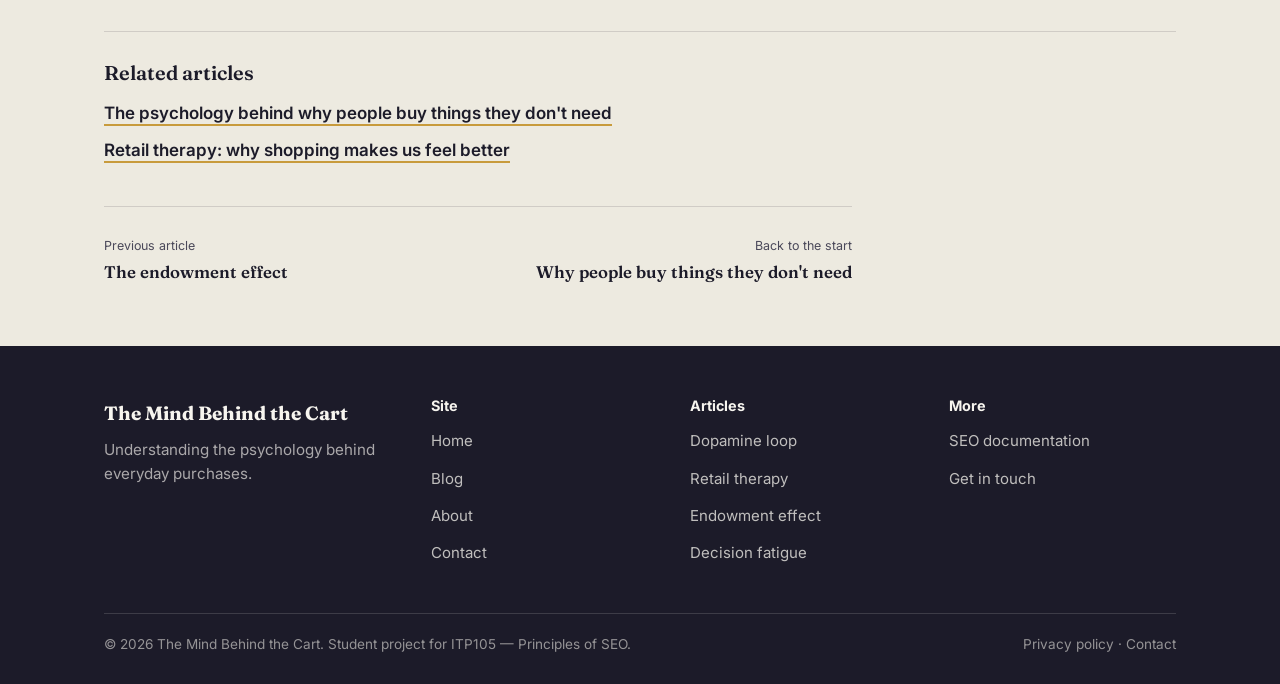
<file: site/blog/decision-fatigue-shopping.html>
<!DOCTYPE html>
<html lang="en">
<head>
<meta charset="UTF-8">
<meta name="viewport" content="width=device-width, initial-scale=1.0">
<title>Decision Fatigue and Shopping: Why Willpower Runs Out</title>
<meta name="description" content="Discover how decision fatigue can affect shopping decisions and increase the likelihood of impulse purchases.">
<link rel="canonical" href="/blog/decision-fatigue-shopping">
<meta property="og:title" content="Decision Fatigue and Shopping: Why Willpower Runs Out">
<meta property="og:description" content="Discover how decision fatigue can affect shopping decisions and increase the likelihood of impulse purchases.">
<meta property="og:type" content="article">
<link rel="stylesheet" href="../css/style.css">
</head>
<body>

<header class="site-header">
  <div class="wrap">
    <a class="brand" href="../index.html">The Mind Behind <span>the Cart</span></a>
    <button class="nav-toggle" aria-label="Toggle navigation menu" aria-expanded="false">
      <span></span><span></span><span></span>
    </button>
    <nav class="main-nav" aria-label="Primary">
      <ul>
        <li><a href="../index.html">Home</a></li>
        <li><a href="index.html" aria-current="page">Blog</a></li>
        <li><a href="../about.html">About</a></li>
        <li><a href="../contact.html">Contact</a></li>
      </ul>
    </nav>
  </div>
</header>

<main>
  <article class="section">
    <div class="wrap">
      <p class="breadcrumb"><a href="../index.html">Home</a> / <a href="index.html">Blog</a> / Decision fatigue</p>

      <div class="article-meta">
        <span class="article-cat">Willpower</span>
        <span>&middot;</span>
        <span>Published <time datetime="2026-09-07">September 7, 2026</time></span>
        <span>&middot;</span>
        <span>6 min read</span>
      </div>

      <h1>Decision fatigue: why we make more impulse purchases when we're tired</h1>

      <div class="article-hero-art">
        <img src="../images/art-decision-fatigue.svg" alt="Illustration of a battery icon depleting into the shape of a moon and clock, representing willpower running low late at night">
      </div>

      <div class="article-body">
        <p>Impulse purchases don't happen at random moments — they cluster. Late at night, after a long shift, or at the very end of a stressful errand-filled day, a purchase that would have seemed easy to skip that morning can suddenly feel worth it. This isn't a coincidence, and it isn't really about the product. It's about how much decision-making capacity is left by the time the purchase decision shows up.</p>

        <h2>What decision fatigue is</h2>
        <p>Decision fatigue describes the decline in the quality and self-control of decisions after a long session of decision-making. Each choice — what to wear, what to answer in an email, which task to prioritize — draws on the same limited mental resource. As that resource depletes over the course of a day, people tend to either avoid decisions altogether or default to the easiest option in front of them, which in a shopping context is very often "yes."</p>

        <h3>Why repeated decisions reduce resistance</h3>
        <p>Saying no to a purchase is itself a decision, and like any other decision, it takes mental effort to evaluate the trade-offs and hold a boundary. Early in the day, that evaluation happens almost automatically. After dozens of smaller decisions have already been made, the same evaluation takes more conscious effort — effort that may simply not be available anymore. The path of least resistance, in that state, is usually to stop resisting.</p>

        <h3>Why impulse purchases become more likely later in the day</h3>
        <p>This is why online shopping sessions late in the evening tend to produce different outcomes than the same browsing done fresh in the morning. The product hasn't changed. The reviews haven't changed. What's changed is the amount of mental energy left to question whether the purchase makes sense.</p>

        <div class="pull-quote">The product doesn't get more convincing at night. Your resistance just gets quieter.</div>

        <h3>Checkout displays and online shopping</h3>
        <p>Retailers, intentionally or not, often place their most impulse-friendly prompts at exactly the point where decision fatigue is highest: the checkout page. Add-on suggestions, "customers also bought" carousels, and one-click upsells all appear after a shopper has already made the harder decision of what to buy, at the exact moment their capacity to evaluate one more option is lowest.</p>

        <h3>Late-night shopping</h3>
        <p>Late-night browsing sits at the intersection of several of these effects at once: the day's decision-making capacity is nearly spent, boredom or scrolling has already primed the reward system discussed in <a href="dopamine-and-impulse-buying.html">our article on the dopamine loop</a>, and there's no one around to ask "do you really need that?" before checkout. None of those conditions are inherently bad, but together they make late-night carts worth a second look the next morning.</p>

        <h2>Practical ways to reduce unnecessary purchasing decisions</h2>
        <ul>
          <li><strong>Batch routine purchases earlier in the day</strong>, when evaluating options is easier, rather than leaving shopping for the tail end of a long day.</li>
          <li><strong>Use a waiting list instead of a cart for late-night browsing</strong> — save items to revisit tomorrow rather than deciding on them tonight.</li>
          <li><strong>Reduce the total number of small decisions elsewhere</strong> where possible, so more capacity is left for the decisions that actually matter.</li>
          <li><strong>Set a personal rule for checkout timing</strong>, such as not completing non-essential purchases after a certain hour.</li>
        </ul>

        <div class="callout">
          <p>Decision fatigue isn't a flaw to fix — it's a predictable pattern to plan around. Shifting shopping decisions to earlier, higher-capacity moments in the day is often enough to change the outcome.</p>
        </div>

        <p>For more background on how decision-making capacity depletes with repeated use, Psychology Today maintains an accessible overview of <a href="https://www.psychologytoday.com/us/basics/decision-fatigue" target="_blank" rel="noopener noreferrer">decision fatigue</a>.</p>

        <div class="article-cta">
          <p>Before your next "add to cart" moment, pause for 60 seconds and ask yourself: is this a decision, or is it just the end of a long day talking?</p>
        </div>
      </div>

      <div class="related">
        <h3>Related articles</h3>
        <ul>
          <li><a href="why-people-buy-things-they-dont-need.html">The psychology behind why people buy things they don't need</a></li>
          <li><a href="retail-therapy.html">Retail therapy: why shopping makes us feel better</a></li>
        </ul>
      </div>

      <nav class="post-nav" aria-label="Article navigation">
        <a href="endowment-effect-shopping.html"><span class="label">Previous article</span><span class="title">The endowment effect</span></a>
        <a class="next" href="why-people-buy-things-they-dont-need.html"><span class="label">Back to the start</span><span class="title">Why people buy things they don't need</span></a>
      </nav>
    </div>
  </article>
</main>

<footer class="site-footer">
  <div class="wrap">
    <div class="footer-grid">
      <div>
        <p class="footer-brand">The Mind Behind the Cart</p>
        <p class="footer-tagline">Understanding the psychology behind everyday purchases.</p>
      </div>
      <div class="footer-col">
        <h4>Site</h4>
        <ul>
          <li><a href="../index.html">Home</a></li>
          <li><a href="index.html">Blog</a></li>
          <li><a href="../about.html">About</a></li>
          <li><a href="../contact.html">Contact</a></li>
        </ul>
      </div>
      <div class="footer-col">
        <h4>Articles</h4>
        <ul>
          <li><a href="dopamine-and-impulse-buying.html">Dopamine loop</a></li>
          <li><a href="retail-therapy.html">Retail therapy</a></li>
          <li><a href="endowment-effect-shopping.html">Endowment effect</a></li>
          <li><a href="decision-fatigue-shopping.html">Decision fatigue</a></li>
        </ul>
      </div>
      <div class="footer-col">
        <h4>More</h4>
        <ul>
          <li><a href="../seo-notes.html">SEO documentation</a></li>
          <li><a href="../contact.html#contact-form">Get in touch</a></li>
        </ul>
      </div>
    </div>
    <div class="footer-bottom">
      <span>&copy; 2026 The Mind Behind the Cart. Student project for ITP105 — Principles of SEO.</span>
      <span>Privacy policy &middot; <a href="../contact.html">Contact</a></span>
    </div>
  </div>
</footer>

<script src="../js/main.js"></script>
</body>
</html>
</file>
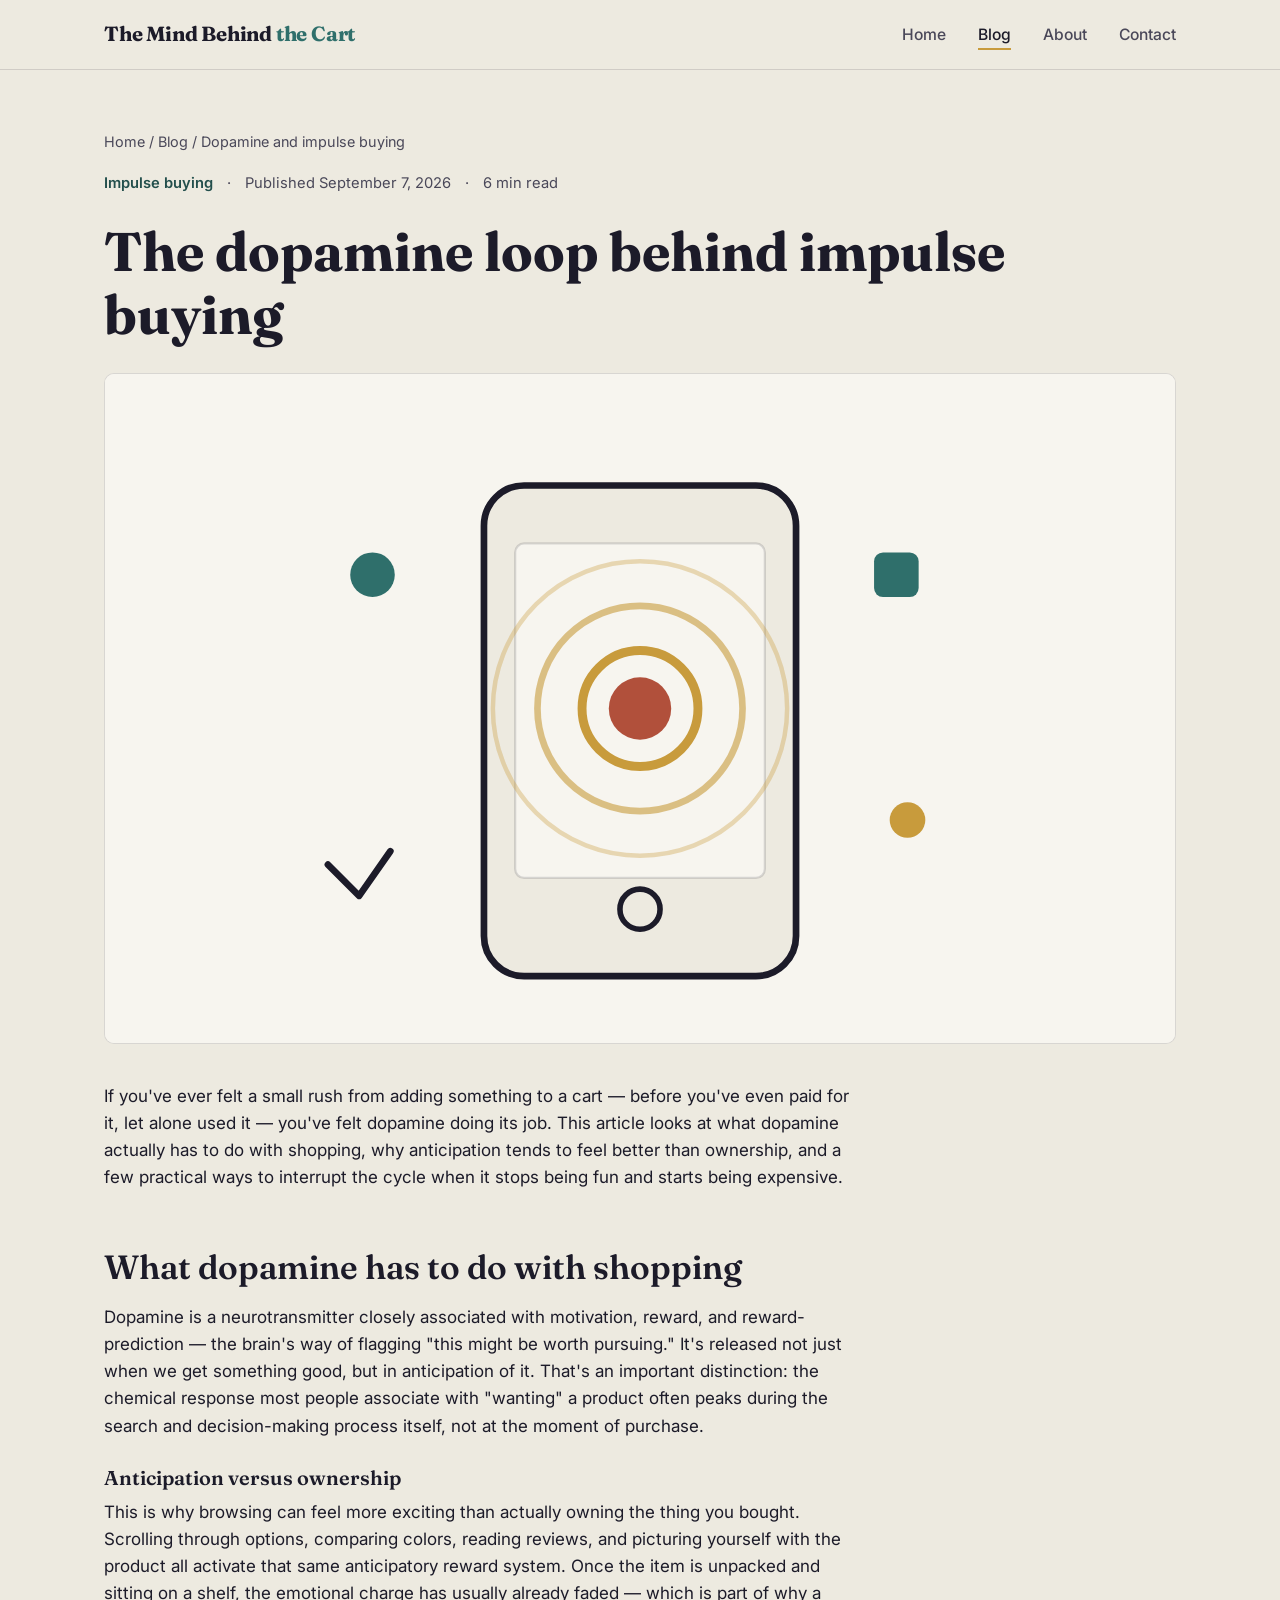
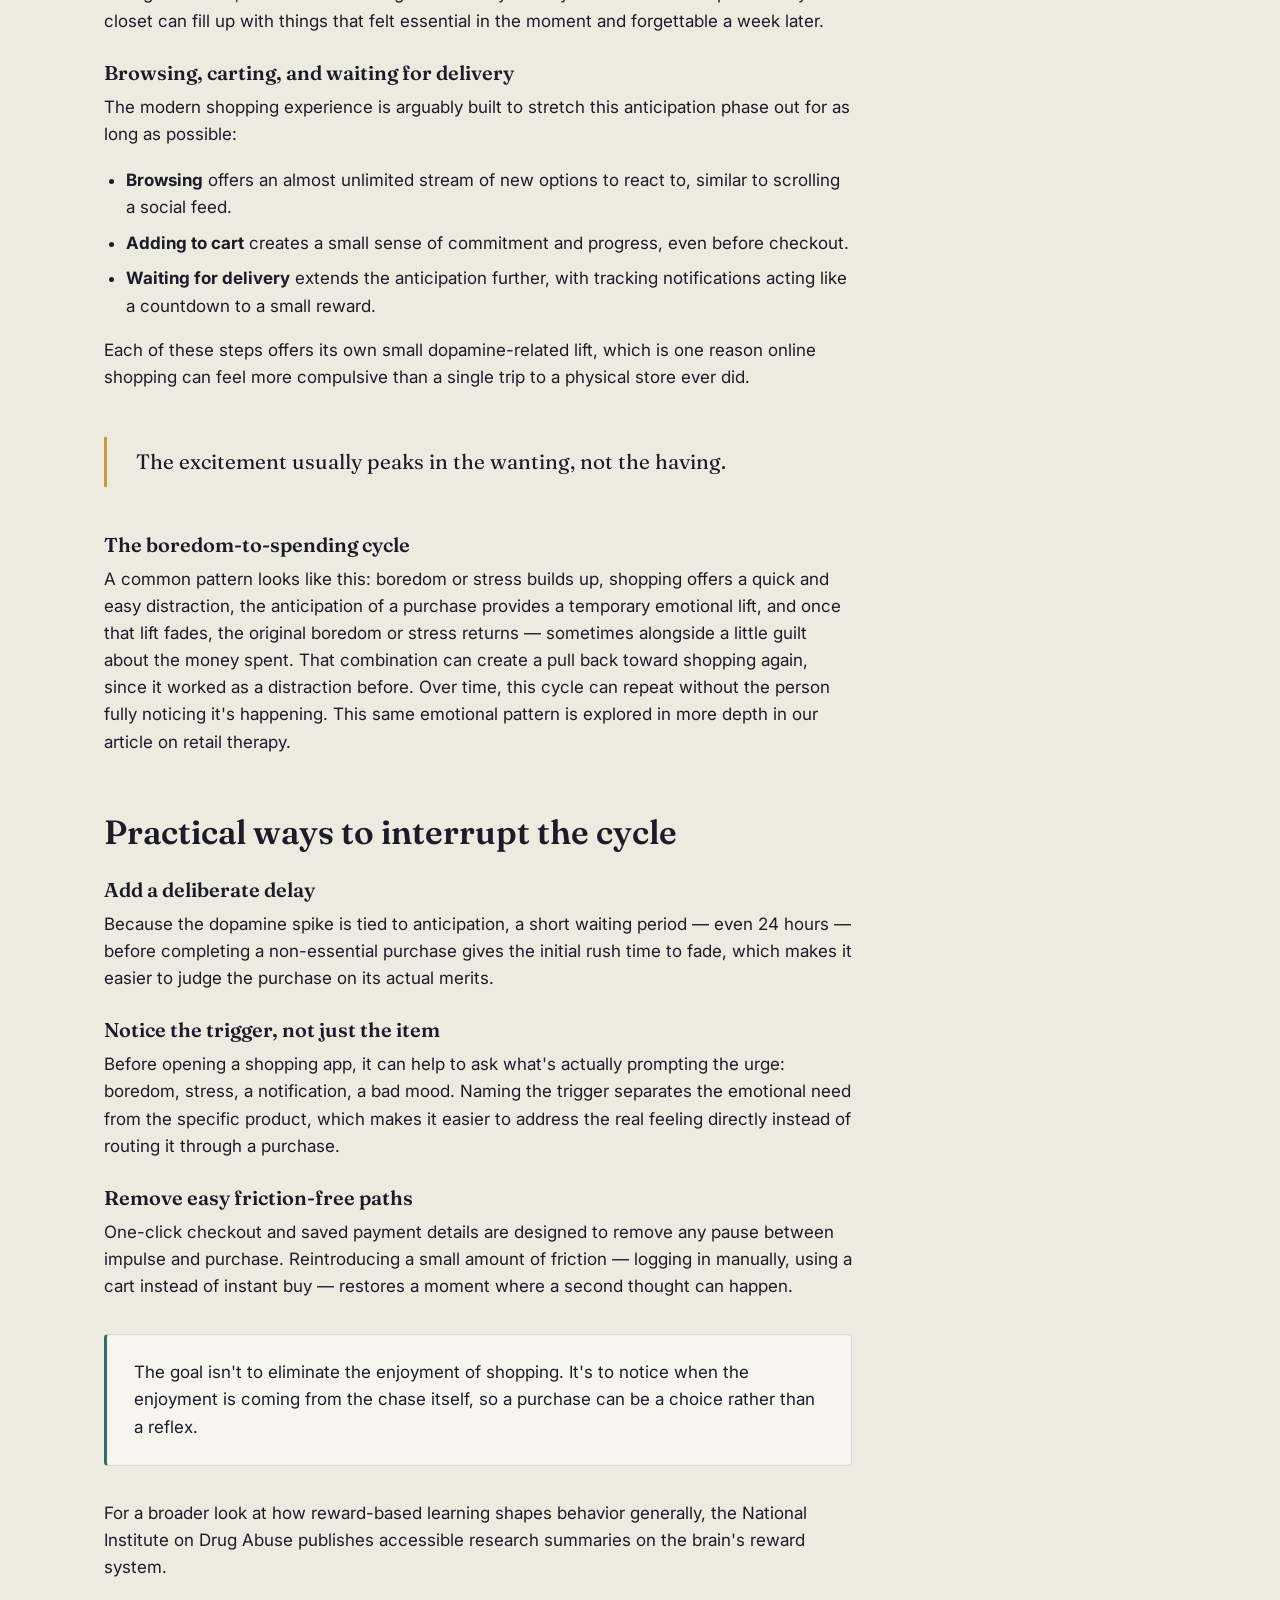
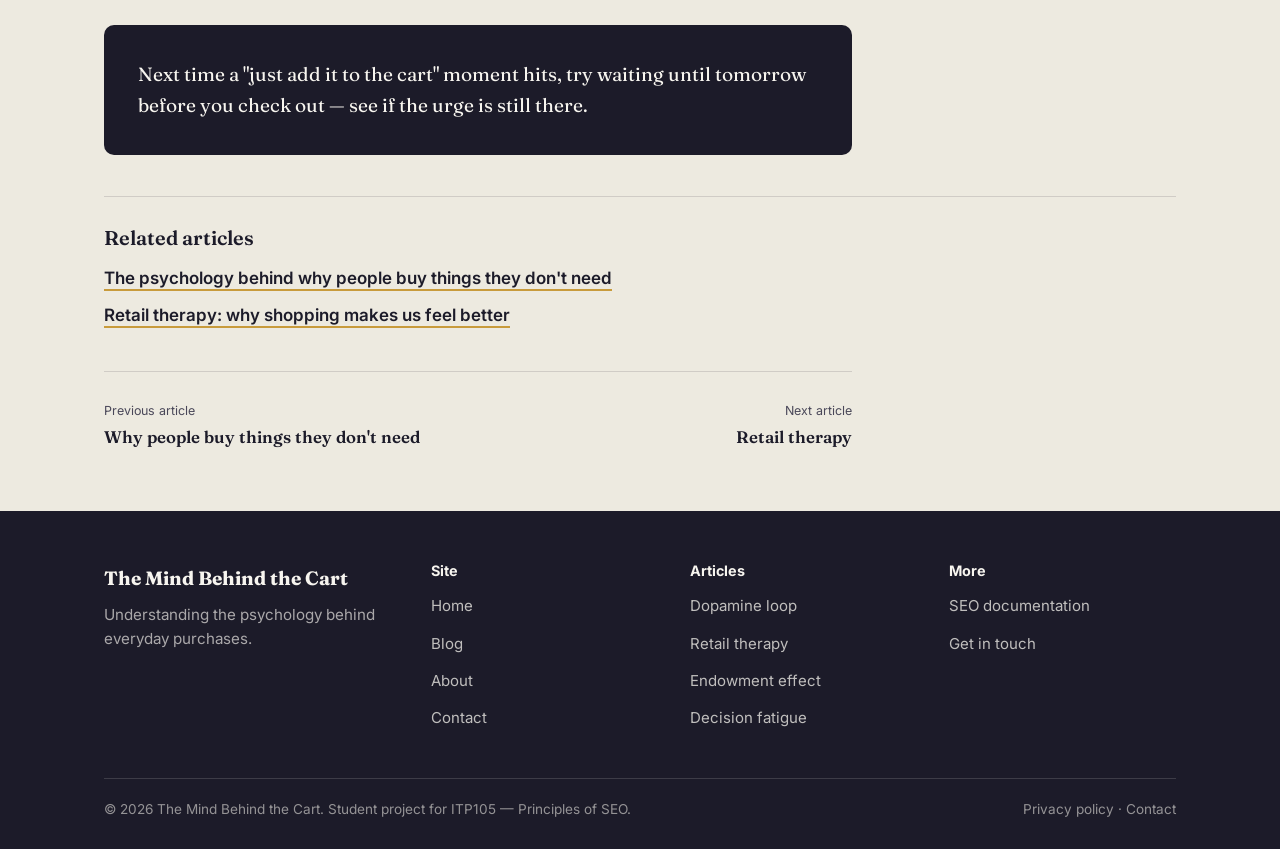
<file: site/blog/dopamine-and-impulse-buying.html>
<!DOCTYPE html>
<html lang="en">
<head>
<meta charset="UTF-8">
<meta name="viewport" content="width=device-width, initial-scale=1.0">
<title>Dopamine and Impulse Buying: Why Shopping Feels Rewarding</title>
<meta name="description" content="Understand how anticipation, rewards, and dopamine can contribute to impulse buying and repeated shopping behavior.">
<link rel="canonical" href="/blog/dopamine-and-impulse-buying">
<meta property="og:title" content="Dopamine and Impulse Buying: Why Shopping Feels Rewarding">
<meta property="og:description" content="Understand how anticipation, rewards, and dopamine can contribute to impulse buying and repeated shopping behavior.">
<meta property="og:type" content="article">
<link rel="stylesheet" href="../css/style.css">
</head>
<body>

<header class="site-header">
  <div class="wrap">
    <a class="brand" href="../index.html">The Mind Behind <span>the Cart</span></a>
    <button class="nav-toggle" aria-label="Toggle navigation menu" aria-expanded="false">
      <span></span><span></span><span></span>
    </button>
    <nav class="main-nav" aria-label="Primary">
      <ul>
        <li><a href="../index.html">Home</a></li>
        <li><a href="index.html" aria-current="page">Blog</a></li>
        <li><a href="../about.html">About</a></li>
        <li><a href="../contact.html">Contact</a></li>
      </ul>
    </nav>
  </div>
</header>

<main>
  <article class="section">
    <div class="wrap">
      <p class="breadcrumb"><a href="../index.html">Home</a> / <a href="index.html">Blog</a> / Dopamine and impulse buying</p>

      <div class="article-meta">
        <span class="article-cat">Impulse buying</span>
        <span>&middot;</span>
        <span>Published <time datetime="2026-09-07">September 7, 2026</time></span>        
        <span>&middot;</span>
        <span>6 min read</span>
      </div>

      <h1>The dopamine loop behind impulse buying</h1>

      <div class="article-hero-art">
        <img src="../images/art-dopamine.svg" alt="Illustration of a smartphone screen with a rising notification bell and pulsing reward rings, representing dopamine and anticipation while shopping online">
      </div>

      <div class="article-body">
        <p>If you've ever felt a small rush from adding something to a cart — before you've even paid for it, let alone used it — you've felt dopamine doing its job. This article looks at what dopamine actually has to do with shopping, why anticipation tends to feel better than ownership, and a few practical ways to interrupt the cycle when it stops being fun and starts being expensive.</p>

        <h2>What dopamine has to do with shopping</h2>
        <p>Dopamine is a neurotransmitter closely associated with motivation, reward, and reward-prediction — the brain's way of flagging "this might be worth pursuing." It's released not just when we get something good, but in anticipation of it. That's an important distinction: the chemical response most people associate with "wanting" a product often peaks during the search and decision-making process itself, not at the moment of purchase.</p>

        <h3>Anticipation versus ownership</h3>
        <p>This is why browsing can feel more exciting than actually owning the thing you bought. Scrolling through options, comparing colors, reading reviews, and picturing yourself with the product all activate that same anticipatory reward system. Once the item is unpacked and sitting on a shelf, the emotional charge has usually already faded — which is part of why a closet can fill up with things that felt essential in the moment and forgettable a week later.</p>

        <h3>Browsing, carting, and waiting for delivery</h3>
        <p>The modern shopping experience is arguably built to stretch this anticipation phase out for as long as possible:</p>
        <ul>
          <li><strong>Browsing</strong> offers an almost unlimited stream of new options to react to, similar to scrolling a social feed.</li>
          <li><strong>Adding to cart</strong> creates a small sense of commitment and progress, even before checkout.</li>
          <li><strong>Waiting for delivery</strong> extends the anticipation further, with tracking notifications acting like a countdown to a small reward.</li>
        </ul>
        <p>Each of these steps offers its own small dopamine-related lift, which is one reason online shopping can feel more compulsive than a single trip to a physical store ever did.</p>

        <div class="pull-quote">The excitement usually peaks in the wanting, not the having.</div>

        <h3>The boredom-to-spending cycle</h3>
        <p>A common pattern looks like this: boredom or stress builds up, shopping offers a quick and easy distraction, the anticipation of a purchase provides a temporary emotional lift, and once that lift fades, the original boredom or stress returns — sometimes alongside a little guilt about the money spent. That combination can create a pull back toward shopping again, since it worked as a distraction before. Over time, this cycle can repeat without the person fully noticing it's happening. This same emotional pattern is explored in more depth in <a href="retail-therapy.html">our article on retail therapy</a>.</p>

        <h2>Practical ways to interrupt the cycle</h2>
        <h3>Add a deliberate delay</h3>
        <p>Because the dopamine spike is tied to anticipation, a short waiting period — even 24 hours — before completing a non-essential purchase gives the initial rush time to fade, which makes it easier to judge the purchase on its actual merits.</p>

        <h3>Notice the trigger, not just the item</h3>
        <p>Before opening a shopping app, it can help to ask what's actually prompting the urge: boredom, stress, a notification, a bad mood. Naming the trigger separates the emotional need from the specific product, which makes it easier to address the real feeling directly instead of routing it through a purchase.</p>

        <h3>Remove easy friction-free paths</h3>
        <p>One-click checkout and saved payment details are designed to remove any pause between impulse and purchase. Reintroducing a small amount of friction — logging in manually, using a cart instead of instant buy — restores a moment where a second thought can happen.</p>

        <div class="callout">
          <p>The goal isn't to eliminate the enjoyment of shopping. It's to notice when the enjoyment is coming from the chase itself, so a purchase can be a choice rather than a reflex.</p>
        </div>

        <p>For a broader look at how reward-based learning shapes behavior generally, the National Institute on Drug Abuse publishes accessible research summaries on the <a href="https://nida.nih.gov/" target="_blank" rel="noopener noreferrer">brain's reward system</a>.</p>

        <div class="article-cta">
          <p>Next time a "just add it to the cart" moment hits, try waiting until tomorrow before you check out — see if the urge is still there.</p>
        </div>
      </div>

      <div class="related">
        <h3>Related articles</h3>
        <ul>
          <li><a href="why-people-buy-things-they-dont-need.html">The psychology behind why people buy things they don't need</a></li>
          <li><a href="retail-therapy.html">Retail therapy: why shopping makes us feel better</a></li>
        </ul>
      </div>

      <nav class="post-nav" aria-label="Article navigation">
        <a href="why-people-buy-things-they-dont-need.html"><span class="label">Previous article</span><span class="title">Why people buy things they don't need</span></a>
        <a class="next" href="retail-therapy.html"><span class="label">Next article</span><span class="title">Retail therapy</span></a>
      </nav>
    </div>
  </article>
</main>

<footer class="site-footer">
  <div class="wrap">
    <div class="footer-grid">
      <div>
        <p class="footer-brand">The Mind Behind the Cart</p>
        <p class="footer-tagline">Understanding the psychology behind everyday purchases.</p>
      </div>
      <div class="footer-col">
        <h4>Site</h4>
        <ul>
          <li><a href="../index.html">Home</a></li>
          <li><a href="index.html">Blog</a></li>
          <li><a href="../about.html">About</a></li>
          <li><a href="../contact.html">Contact</a></li>
        </ul>
      </div>
      <div class="footer-col">
        <h4>Articles</h4>
        <ul>
          <li><a href="dopamine-and-impulse-buying.html">Dopamine loop</a></li>
          <li><a href="retail-therapy.html">Retail therapy</a></li>
          <li><a href="endowment-effect-shopping.html">Endowment effect</a></li>
          <li><a href="decision-fatigue-shopping.html">Decision fatigue</a></li>
        </ul>
      </div>
      <div class="footer-col">
        <h4>More</h4>
        <ul>
          <li><a href="../seo-notes.html">SEO documentation</a></li>
          <li><a href="../contact.html#contact-form">Get in touch</a></li>
        </ul>
      </div>
    </div>
    <div class="footer-bottom">
      <span>&copy; 2026 The Mind Behind the Cart. Student project for ITP105 — Principles of SEO.</span>
      <span>Privacy policy &middot; <a href="../contact.html">Contact</a></span>
    </div>
  </div>
</footer>

<script src="../js/main.js"></script>
</body>
</html>
</file>
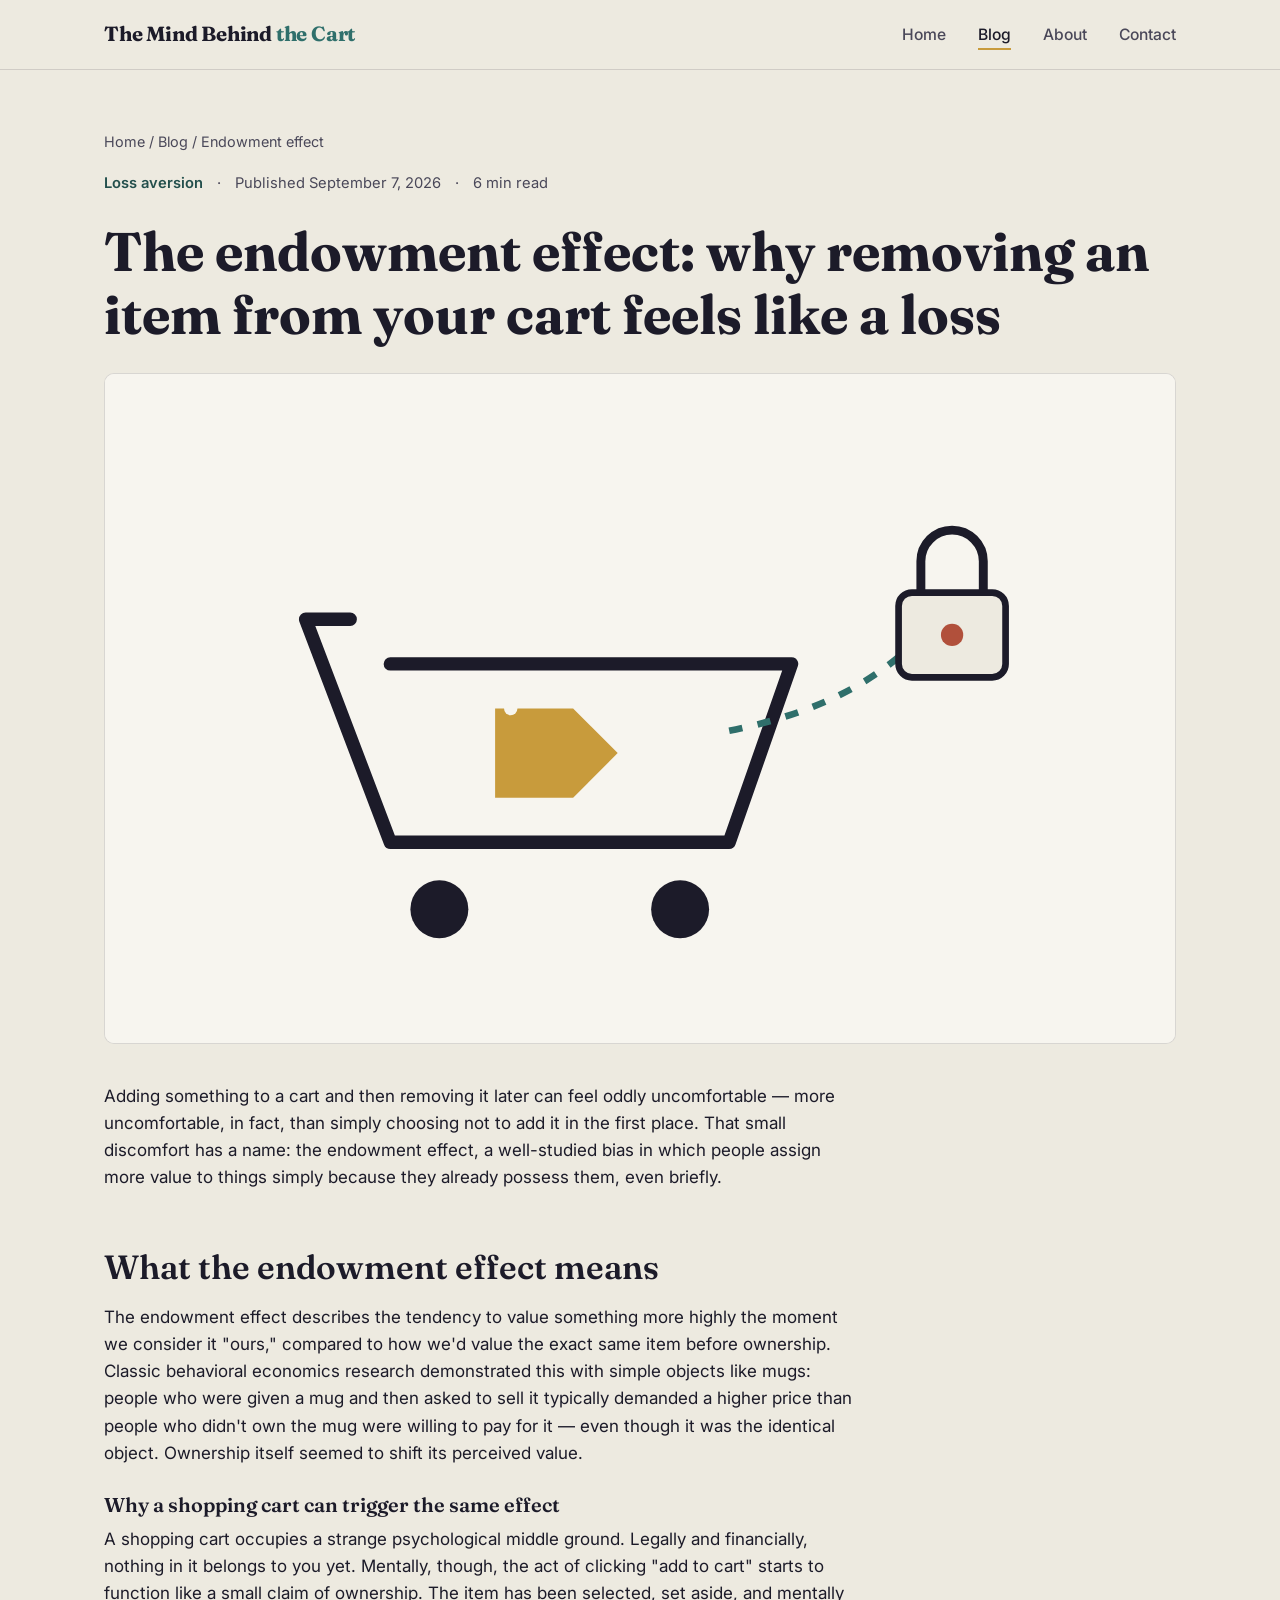
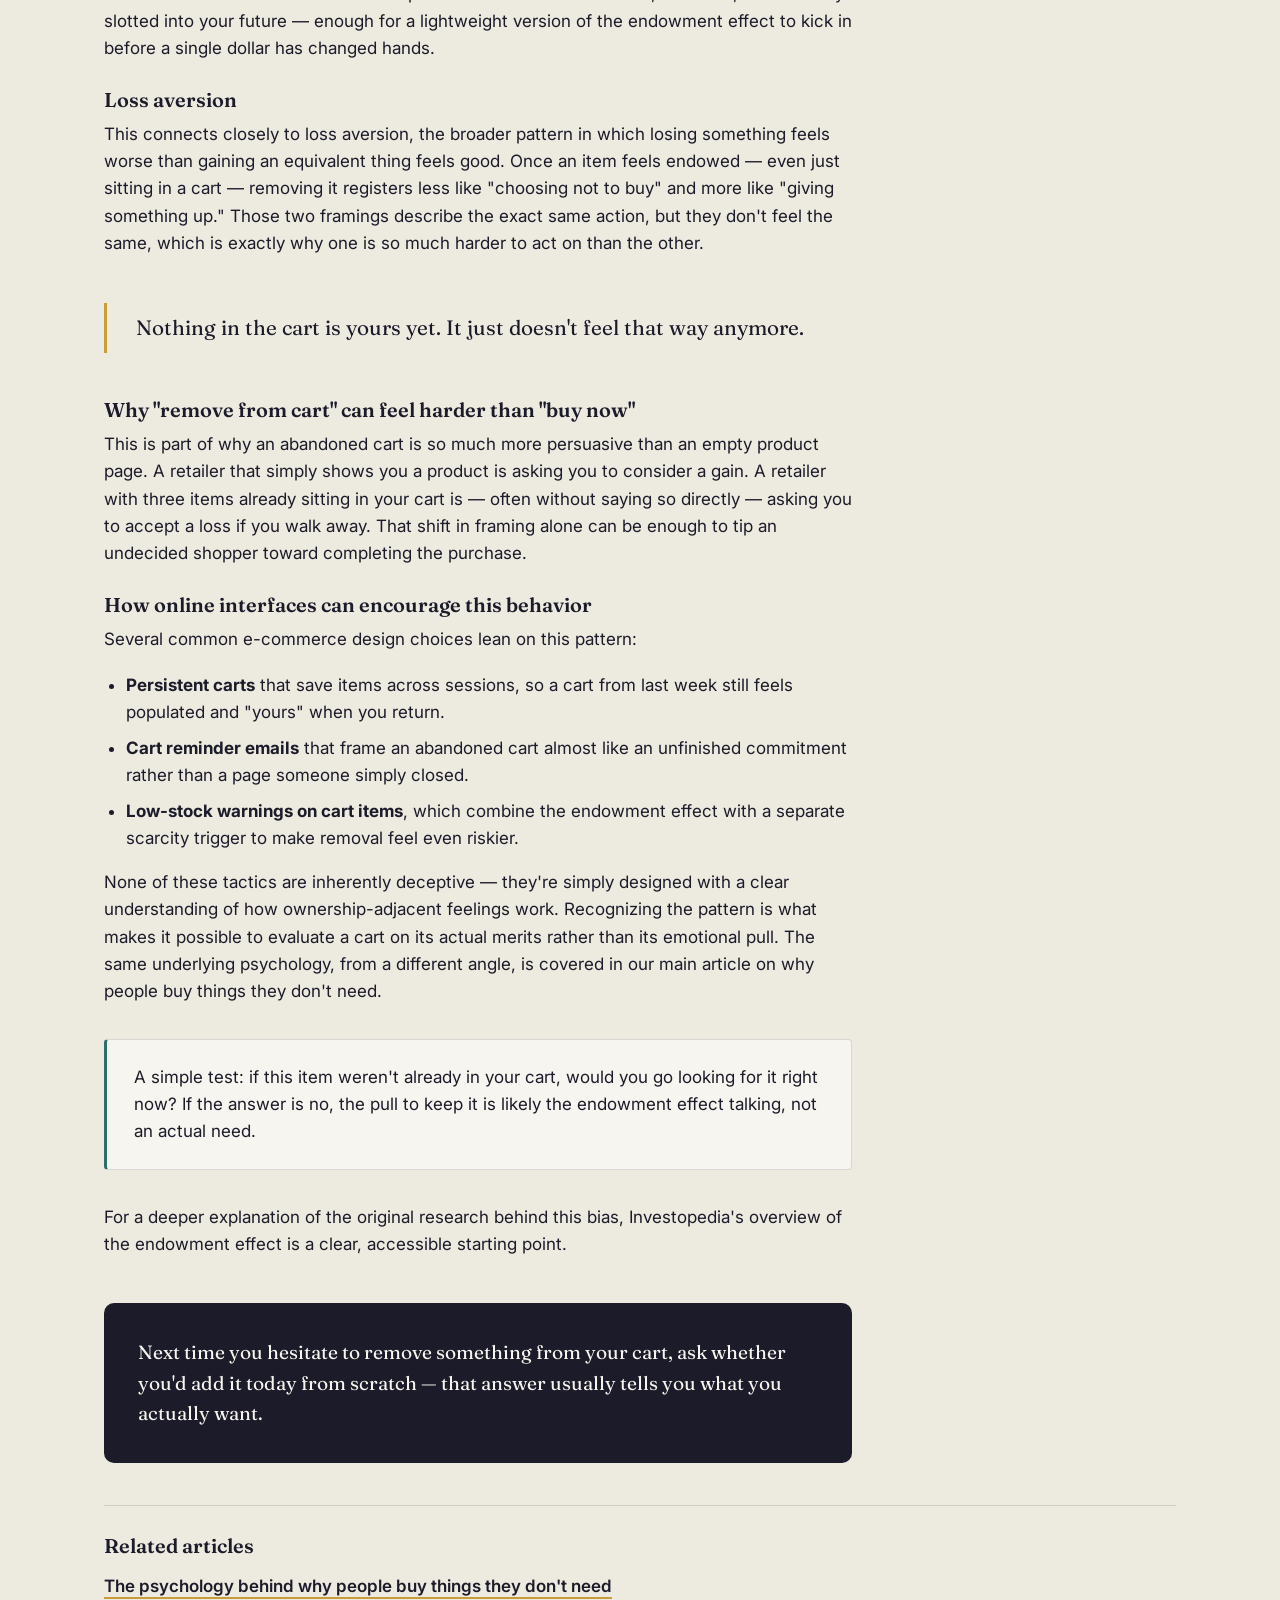
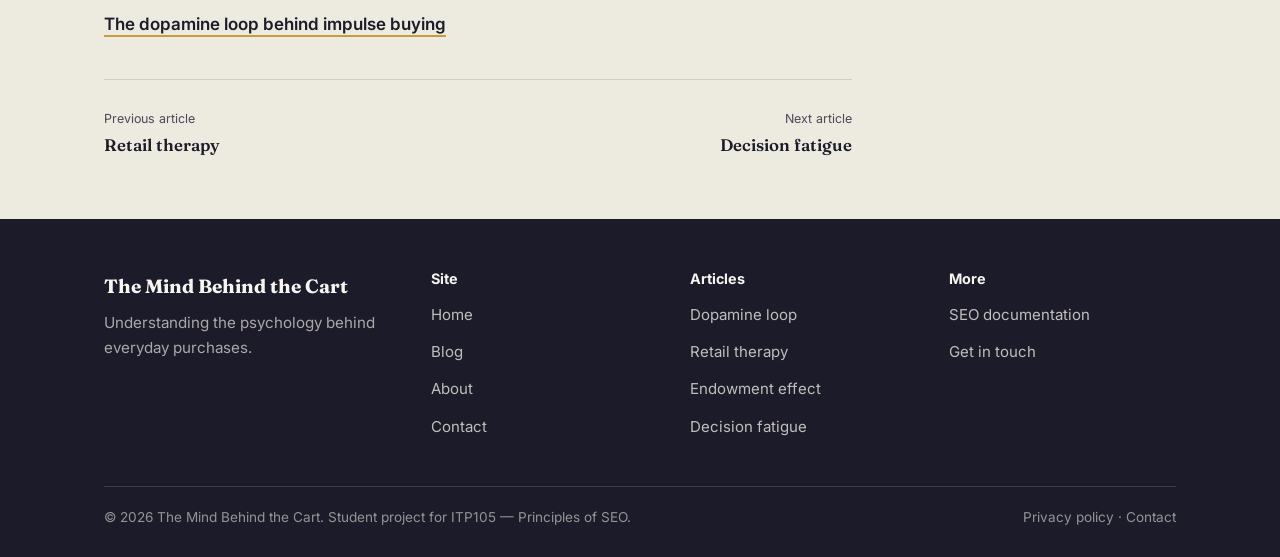
<file: site/blog/endowment-effect-shopping.html>
<!DOCTYPE html>
<html lang="en">
<head>
<meta charset="UTF-8">
<meta name="viewport" content="width=device-width, initial-scale=1.0">
<title>Endowment Effect in Shopping: Why Cart Items Feel Like Ours</title>
<meta name="description" content="Learn how the endowment effect and loss aversion can make removing items from your cart feel difficult.">
<link rel="canonical" href="/blog/endowment-effect-shopping">
<meta property="og:title" content="Endowment Effect in Shopping: Why Cart Items Feel Like Ours">
<meta property="og:description" content="Learn how the endowment effect and loss aversion can make removing items from your cart feel difficult.">
<meta property="og:type" content="article">
<link rel="stylesheet" href="../css/style.css">
</head>
<body>

<header class="site-header">
  <div class="wrap">
    <a class="brand" href="../index.html">The Mind Behind <span>the Cart</span></a>
    <button class="nav-toggle" aria-label="Toggle navigation menu" aria-expanded="false">
      <span></span><span></span><span></span>
    </button>
    <nav class="main-nav" aria-label="Primary">
      <ul>
        <li><a href="../index.html">Home</a></li>
        <li><a href="index.html" aria-current="page">Blog</a></li>
        <li><a href="../about.html">About</a></li>
        <li><a href="../contact.html">Contact</a></li>
      </ul>
    </nav>
  </div>
</header>

<main>
  <article class="section">
    <div class="wrap">
      <p class="breadcrumb"><a href="../index.html">Home</a> / <a href="index.html">Blog</a> / Endowment effect</p>

      <div class="article-meta">
        <span class="article-cat">Loss aversion</span>
        <span>&middot;</span>
        <span>Published <time datetime="2026-09-07">September 7, 2026</time></span> 
        <span>&middot;</span>
        <span>6 min read</span>
      </div>

      <h1>The endowment effect: why removing an item from your cart feels like a loss</h1>

      <div class="article-hero-art">
        <img src="../images/art-endowment.svg" alt="Illustration of a shopping cart tethered to a small padlock and price tag, representing how items in a cart begin to feel already owned">
      </div>

      <div class="article-body">
        <p>Adding something to a cart and then removing it later can feel oddly uncomfortable — more uncomfortable, in fact, than simply choosing not to add it in the first place. That small discomfort has a name: the endowment effect, a well-studied bias in which people assign more value to things simply because they already possess them, even briefly.</p>

        <h2>What the endowment effect means</h2>
        <p>The endowment effect describes the tendency to value something more highly the moment we consider it "ours," compared to how we'd value the exact same item before ownership. Classic behavioral economics research demonstrated this with simple objects like mugs: people who were given a mug and then asked to sell it typically demanded a higher price than people who didn't own the mug were willing to pay for it — even though it was the identical object. Ownership itself seemed to shift its perceived value.</p>

        <h3>Why a shopping cart can trigger the same effect</h3>
        <p>A shopping cart occupies a strange psychological middle ground. Legally and financially, nothing in it belongs to you yet. Mentally, though, the act of clicking "add to cart" starts to function like a small claim of ownership. The item has been selected, set aside, and mentally slotted into your future — enough for a lightweight version of the endowment effect to kick in before a single dollar has changed hands.</p>

        <h3>Loss aversion</h3>
        <p>This connects closely to loss aversion, the broader pattern in which losing something feels worse than gaining an equivalent thing feels good. Once an item feels endowed — even just sitting in a cart — removing it registers less like "choosing not to buy" and more like "giving something up." Those two framings describe the exact same action, but they don't feel the same, which is exactly why one is so much harder to act on than the other.</p>

        <div class="pull-quote">Nothing in the cart is yours yet. It just doesn't feel that way anymore.</div>

        <h3>Why "remove from cart" can feel harder than "buy now"</h3>
        <p>This is part of why an abandoned cart is so much more persuasive than an empty product page. A retailer that simply shows you a product is asking you to consider a gain. A retailer with three items already sitting in your cart is — often without saying so directly — asking you to accept a loss if you walk away. That shift in framing alone can be enough to tip an undecided shopper toward completing the purchase.</p>

        <h3>How online interfaces can encourage this behavior</h3>
        <p>Several common e-commerce design choices lean on this pattern:</p>
        <ul>
          <li><strong>Persistent carts</strong> that save items across sessions, so a cart from last week still feels populated and "yours" when you return.</li>
          <li><strong>Cart reminder emails</strong> that frame an abandoned cart almost like an unfinished commitment rather than a page someone simply closed.</li>
          <li><strong>Low-stock warnings on cart items</strong>, which combine the endowment effect with a separate scarcity trigger to make removal feel even riskier.</li>
        </ul>
        <p>None of these tactics are inherently deceptive — they're simply designed with a clear understanding of how ownership-adjacent feelings work. Recognizing the pattern is what makes it possible to evaluate a cart on its actual merits rather than its emotional pull. The same underlying psychology, from a different angle, is covered in <a href="why-people-buy-things-they-dont-need.html">our main article on why people buy things they don't need</a>.</p>

        <div class="callout">
          <p>A simple test: if this item weren't already in your cart, would you go looking for it right now? If the answer is no, the pull to keep it is likely the endowment effect talking, not an actual need.</p>
        </div>

        <p>For a deeper explanation of the original research behind this bias, Investopedia's overview of the <a href="https://www.investopedia.com/terms/e/endowmenteffect.asp" target="_blank" rel="noopener noreferrer">endowment effect</a> is a clear, accessible starting point.</p>

        <div class="article-cta">
          <p>Next time you hesitate to remove something from your cart, ask whether you'd add it today from scratch — that answer usually tells you what you actually want.</p>
        </div>
      </div>

      <div class="related">
        <h3>Related articles</h3>
        <ul>
          <li><a href="why-people-buy-things-they-dont-need.html">The psychology behind why people buy things they don't need</a></li>
          <li><a href="dopamine-and-impulse-buying.html">The dopamine loop behind impulse buying</a></li>
        </ul>
      </div>

      <nav class="post-nav" aria-label="Article navigation">
        <a href="retail-therapy.html"><span class="label">Previous article</span><span class="title">Retail therapy</span></a>
        <a class="next" href="decision-fatigue-shopping.html"><span class="label">Next article</span><span class="title">Decision fatigue</span></a>
      </nav>
    </div>
  </article>
</main>

<footer class="site-footer">
  <div class="wrap">
    <div class="footer-grid">
      <div>
        <p class="footer-brand">The Mind Behind the Cart</p>
        <p class="footer-tagline">Understanding the psychology behind everyday purchases.</p>
      </div>
      <div class="footer-col">
        <h4>Site</h4>
        <ul>
          <li><a href="../index.html">Home</a></li>
          <li><a href="index.html">Blog</a></li>
          <li><a href="../about.html">About</a></li>
          <li><a href="../contact.html">Contact</a></li>
        </ul>
      </div>
      <div class="footer-col">
        <h4>Articles</h4>
        <ul>
          <li><a href="dopamine-and-impulse-buying.html">Dopamine loop</a></li>
          <li><a href="retail-therapy.html">Retail therapy</a></li>
          <li><a href="endowment-effect-shopping.html">Endowment effect</a></li>
          <li><a href="decision-fatigue-shopping.html">Decision fatigue</a></li>
        </ul>
      </div>
      <div class="footer-col">
        <h4>More</h4>
        <ul>
          <li><a href="../seo-notes.html">SEO documentation</a></li>
          <li><a href="../contact.html#contact-form">Get in touch</a></li>
        </ul>
      </div>
    </div>
    <div class="footer-bottom">
      <span>&copy; 2026 The Mind Behind the Cart. Student project for ITP105 — Principles of SEO.</span>
      <span>Privacy policy &middot; <a href="../contact.html">Contact</a></span>
    </div>
  </div>
</footer>

<script src="../js/main.js"></script>
</body>
</html>
</file>
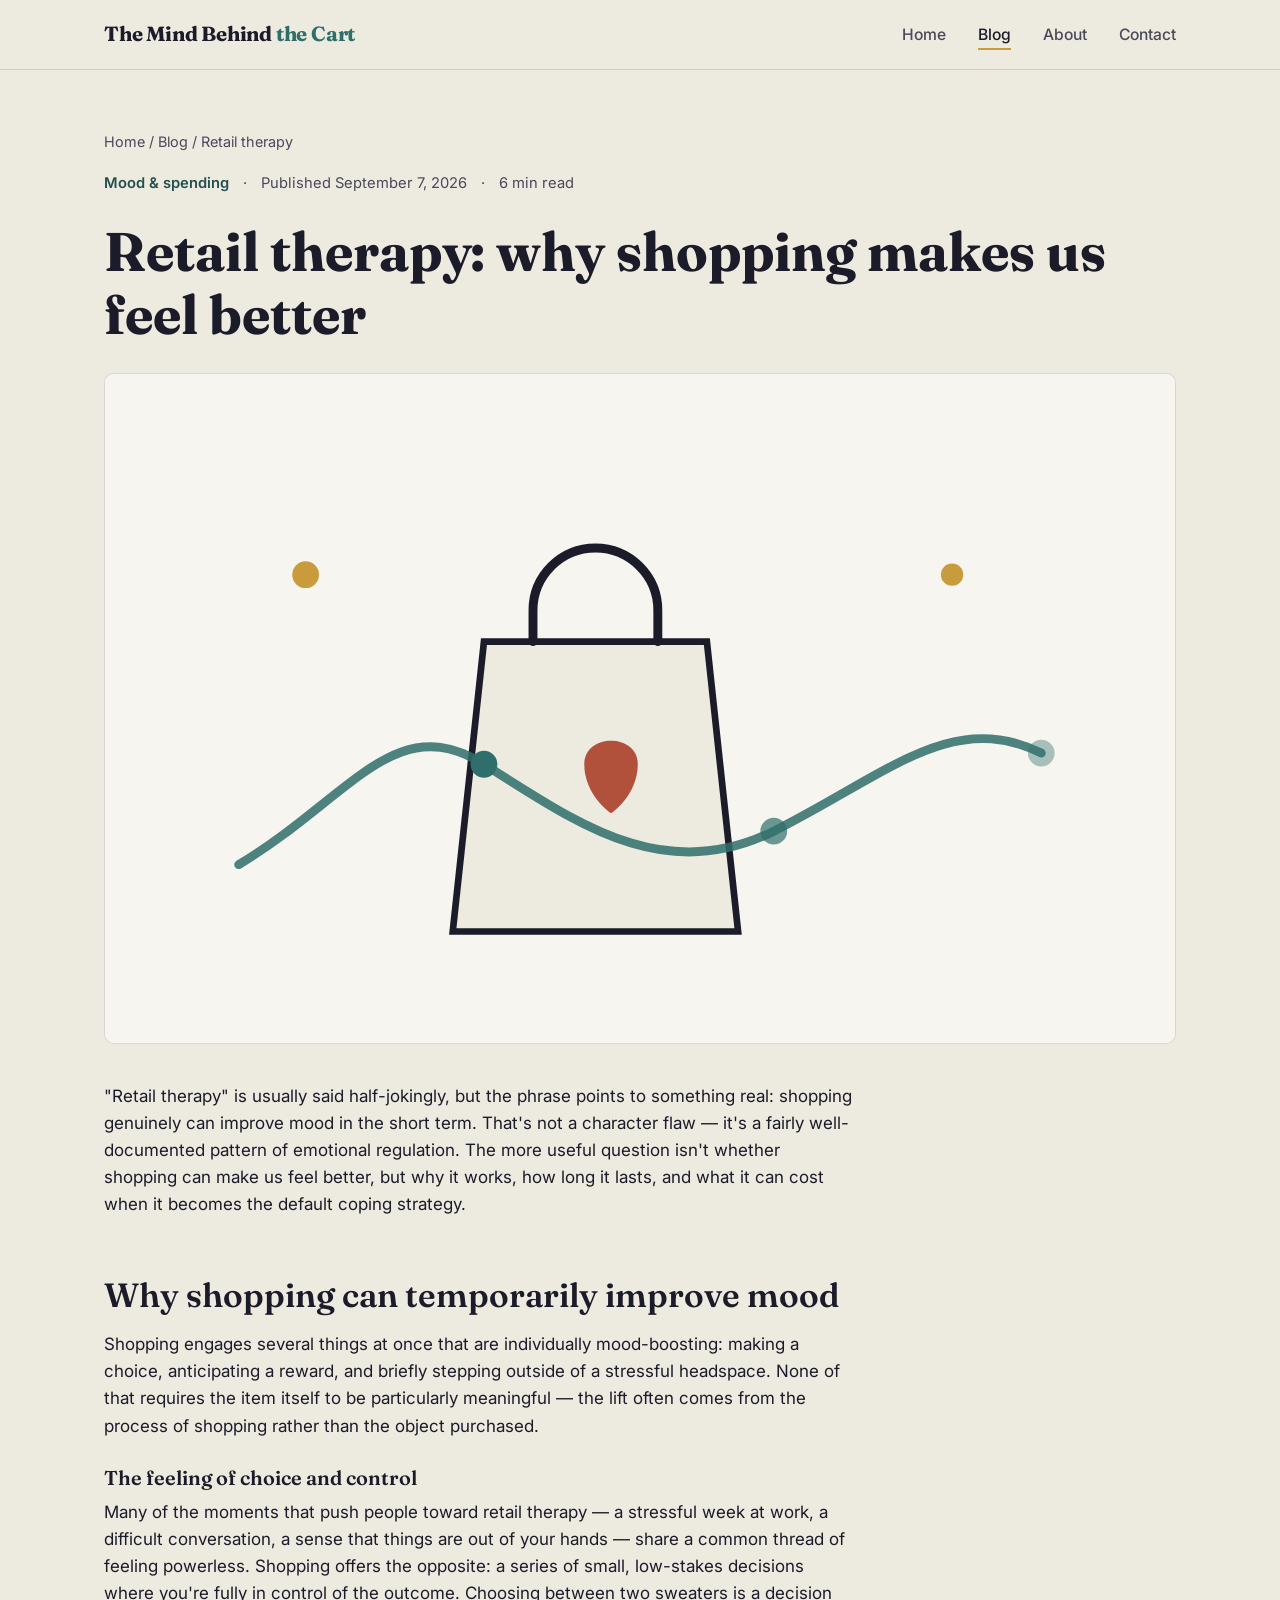
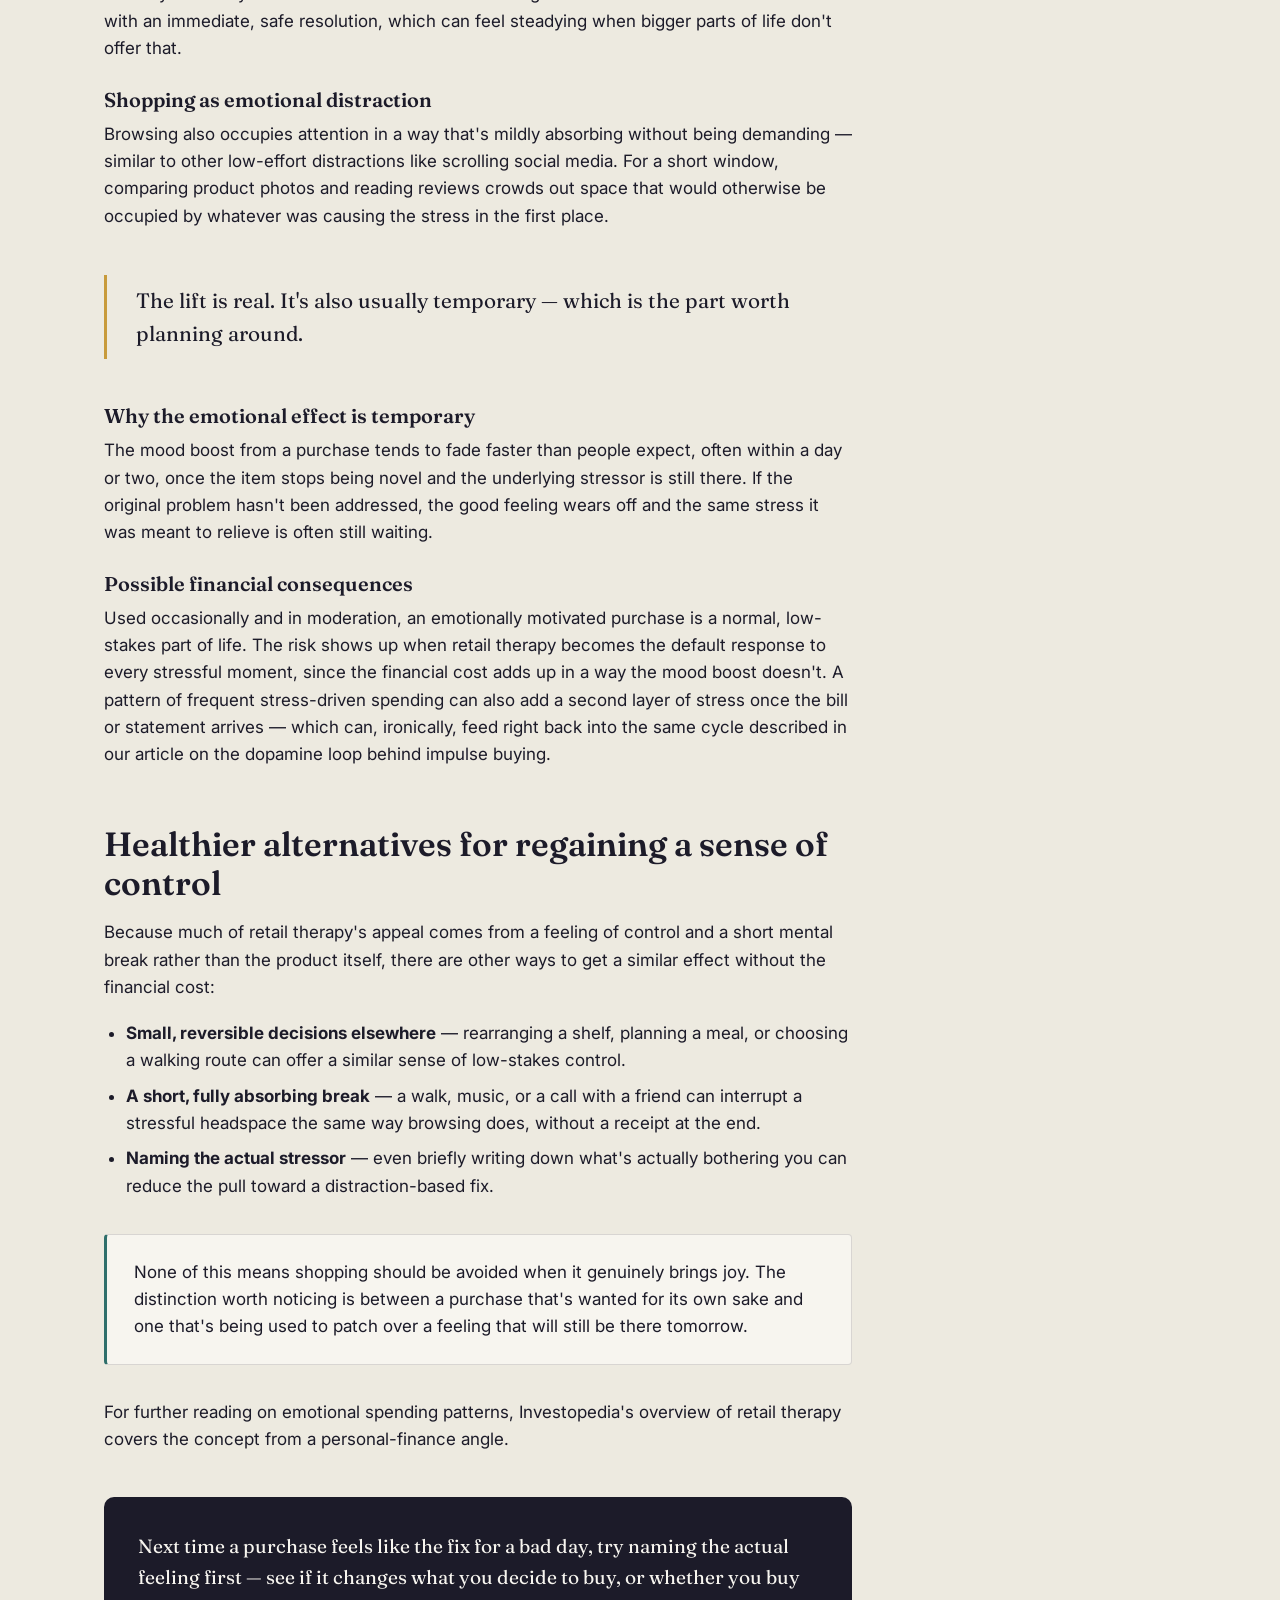
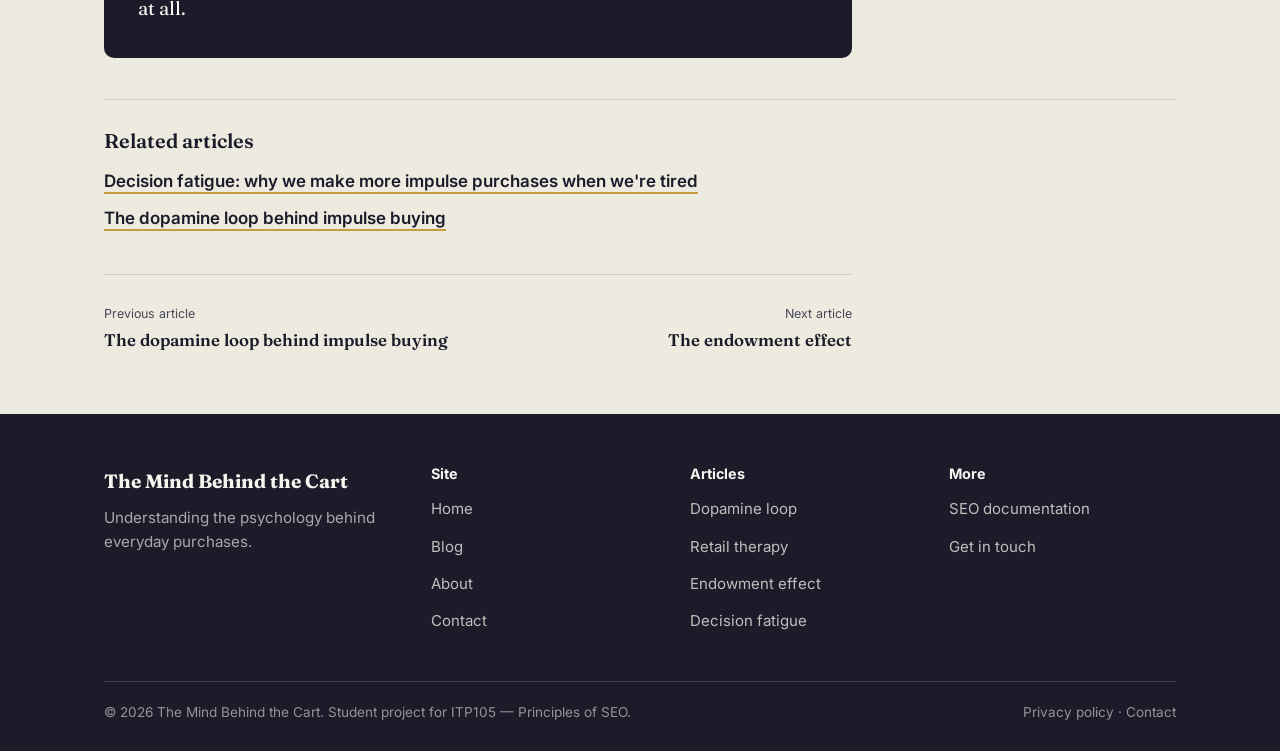
<file: site/blog/retail-therapy.html>
<!DOCTYPE html>
<html lang="en">
<head>
<meta charset="UTF-8">
<meta name="viewport" content="width=device-width, initial-scale=1.0">
<title>Retail Therapy: Why Shopping Makes Us Feel Better</title>
<meta name="description" content="Learn why shopping can temporarily improve mood and why the emotional benefits of retail therapy may not last.">
<link rel="canonical" href="/blog/retail-therapy">
<meta property="og:title" content="Retail Therapy: Why Shopping Makes Us Feel Better">
<meta property="og:description" content="Learn why shopping can temporarily improve mood and why the emotional benefits of retail therapy may not last.">
<meta property="og:type" content="article">
<link rel="stylesheet" href="../css/style.css">
</head>
<body>

<header class="site-header">
  <div class="wrap">
    <a class="brand" href="../index.html">The Mind Behind <span>the Cart</span></a>
    <button class="nav-toggle" aria-label="Toggle navigation menu" aria-expanded="false">
      <span></span><span></span><span></span>
    </button>
    <nav class="main-nav" aria-label="Primary">
      <ul>
        <li><a href="../index.html">Home</a></li>
        <li><a href="index.html" aria-current="page">Blog</a></li>
        <li><a href="../about.html">About</a></li>
        <li><a href="../contact.html">Contact</a></li>
      </ul>
    </nav>
  </div>
</header>

<main>
  <article class="section">
    <div class="wrap">
      <p class="breadcrumb"><a href="../index.html">Home</a> / <a href="index.html">Blog</a> / Retail therapy</p>

      <div class="article-meta">
        <span class="article-cat">Mood &amp; spending</span>
        <span>&middot;</span>
        <span>Published <time datetime="2026-09-07">September 7, 2026</time></span>        
        <span>&middot;</span>
        <span>6 min read</span>
      </div>

      <h1>Retail therapy: why shopping makes us feel better</h1>

      <div class="article-hero-art">
        <img src="../images/art-retail-therapy.svg" alt="Illustration of a shopping bag with a small heart inside it, next to a fading mood line, representing the temporary emotional lift of retail therapy">
      </div>

      <div class="article-body">
        <p>"Retail therapy" is usually said half-jokingly, but the phrase points to something real: shopping genuinely can improve mood in the short term. That's not a character flaw — it's a fairly well-documented pattern of emotional regulation. The more useful question isn't whether shopping can make us feel better, but why it works, how long it lasts, and what it can cost when it becomes the default coping strategy.</p>

        <h2>Why shopping can temporarily improve mood</h2>
        <p>Shopping engages several things at once that are individually mood-boosting: making a choice, anticipating a reward, and briefly stepping outside of a stressful headspace. None of that requires the item itself to be particularly meaningful — the lift often comes from the process of shopping rather than the object purchased.</p>

        <h3>The feeling of choice and control</h3>
        <p>Many of the moments that push people toward retail therapy — a stressful week at work, a difficult conversation, a sense that things are out of your hands — share a common thread of feeling powerless. Shopping offers the opposite: a series of small, low-stakes decisions where you're fully in control of the outcome. Choosing between two sweaters is a decision with an immediate, safe resolution, which can feel steadying when bigger parts of life don't offer that.</p>

        <h3>Shopping as emotional distraction</h3>
        <p>Browsing also occupies attention in a way that's mildly absorbing without being demanding — similar to other low-effort distractions like scrolling social media. For a short window, comparing product photos and reading reviews crowds out space that would otherwise be occupied by whatever was causing the stress in the first place.</p>

        <div class="pull-quote">The lift is real. It's also usually temporary — which is the part worth planning around.</div>

        <h3>Why the emotional effect is temporary</h3>
        <p>The mood boost from a purchase tends to fade faster than people expect, often within a day or two, once the item stops being novel and the underlying stressor is still there. If the original problem hasn't been addressed, the good feeling wears off and the same stress it was meant to relieve is often still waiting.</p>

        <h3>Possible financial consequences</h3>
        <p>Used occasionally and in moderation, an emotionally motivated purchase is a normal, low-stakes part of life. The risk shows up when retail therapy becomes the default response to every stressful moment, since the financial cost adds up in a way the mood boost doesn't. A pattern of frequent stress-driven spending can also add a second layer of stress once the bill or statement arrives — which can, ironically, feed right back into the same cycle described in <a href="dopamine-and-impulse-buying.html">our article on the dopamine loop behind impulse buying</a>.</p>

        <h2>Healthier alternatives for regaining a sense of control</h2>
        <p>Because much of retail therapy's appeal comes from a feeling of control and a short mental break rather than the product itself, there are other ways to get a similar effect without the financial cost:</p>
        <ul>
          <li><strong>Small, reversible decisions elsewhere</strong> — rearranging a shelf, planning a meal, or choosing a walking route can offer a similar sense of low-stakes control.</li>
          <li><strong>A short, fully absorbing break</strong> — a walk, music, or a call with a friend can interrupt a stressful headspace the same way browsing does, without a receipt at the end.</li>
          <li><strong>Naming the actual stressor</strong> — even briefly writing down what's actually bothering you can reduce the pull toward a distraction-based fix.</li>
        </ul>

        <div class="callout">
          <p>None of this means shopping should be avoided when it genuinely brings joy. The distinction worth noticing is between a purchase that's wanted for its own sake and one that's being used to patch over a feeling that will still be there tomorrow.</p>
        </div>

        <p>For further reading on emotional spending patterns, Investopedia's overview of <a href="https://www.investopedia.com/terms/r/retail-therapy.asp" target="_blank" rel="noopener noreferrer">retail therapy</a> covers the concept from a personal-finance angle.</p>

        <div class="article-cta">
          <p>Next time a purchase feels like the fix for a bad day, try naming the actual feeling first — see if it changes what you decide to buy, or whether you buy at all.</p>
        </div>
      </div>

      <div class="related">
        <h3>Related articles</h3>
        <ul>
          <li><a href="decision-fatigue-shopping.html">Decision fatigue: why we make more impulse purchases when we're tired</a></li>
          <li><a href="dopamine-and-impulse-buying.html">The dopamine loop behind impulse buying</a></li>
        </ul>
      </div>

      <nav class="post-nav" aria-label="Article navigation">
        <a href="dopamine-and-impulse-buying.html"><span class="label">Previous article</span><span class="title">The dopamine loop behind impulse buying</span></a>
        <a class="next" href="endowment-effect-shopping.html"><span class="label">Next article</span><span class="title">The endowment effect</span></a>
      </nav>
    </div>
  </article>
</main>

<footer class="site-footer">
  <div class="wrap">
    <div class="footer-grid">
      <div>
        <p class="footer-brand">The Mind Behind the Cart</p>
        <p class="footer-tagline">Understanding the psychology behind everyday purchases.</p>
      </div>
      <div class="footer-col">
        <h4>Site</h4>
        <ul>
          <li><a href="../index.html">Home</a></li>
          <li><a href="index.html">Blog</a></li>
          <li><a href="../about.html">About</a></li>
          <li><a href="../contact.html">Contact</a></li>
        </ul>
      </div>
      <div class="footer-col">
        <h4>Articles</h4>
        <ul>
          <li><a href="dopamine-and-impulse-buying.html">Dopamine loop</a></li>
          <li><a href="retail-therapy.html">Retail therapy</a></li>
          <li><a href="endowment-effect-shopping.html">Endowment effect</a></li>
          <li><a href="decision-fatigue-shopping.html">Decision fatigue</a></li>
        </ul>
      </div>
      <div class="footer-col">
        <h4>More</h4>
        <ul>
          <li><a href="../seo-notes.html">SEO documentation</a></li>
          <li><a href="../contact.html#contact-form">Get in touch</a></li>
        </ul>
      </div>
    </div>
    <div class="footer-bottom">
      <span>&copy; 2026 The Mind Behind the Cart. Student project for ITP105 — Principles of SEO.</span>
      <span>Privacy policy &middot; <a href="../contact.html">Contact</a></span>
    </div>
  </div>
</footer>

<script src="../js/main.js"></script>
</body>
</html>
</file>
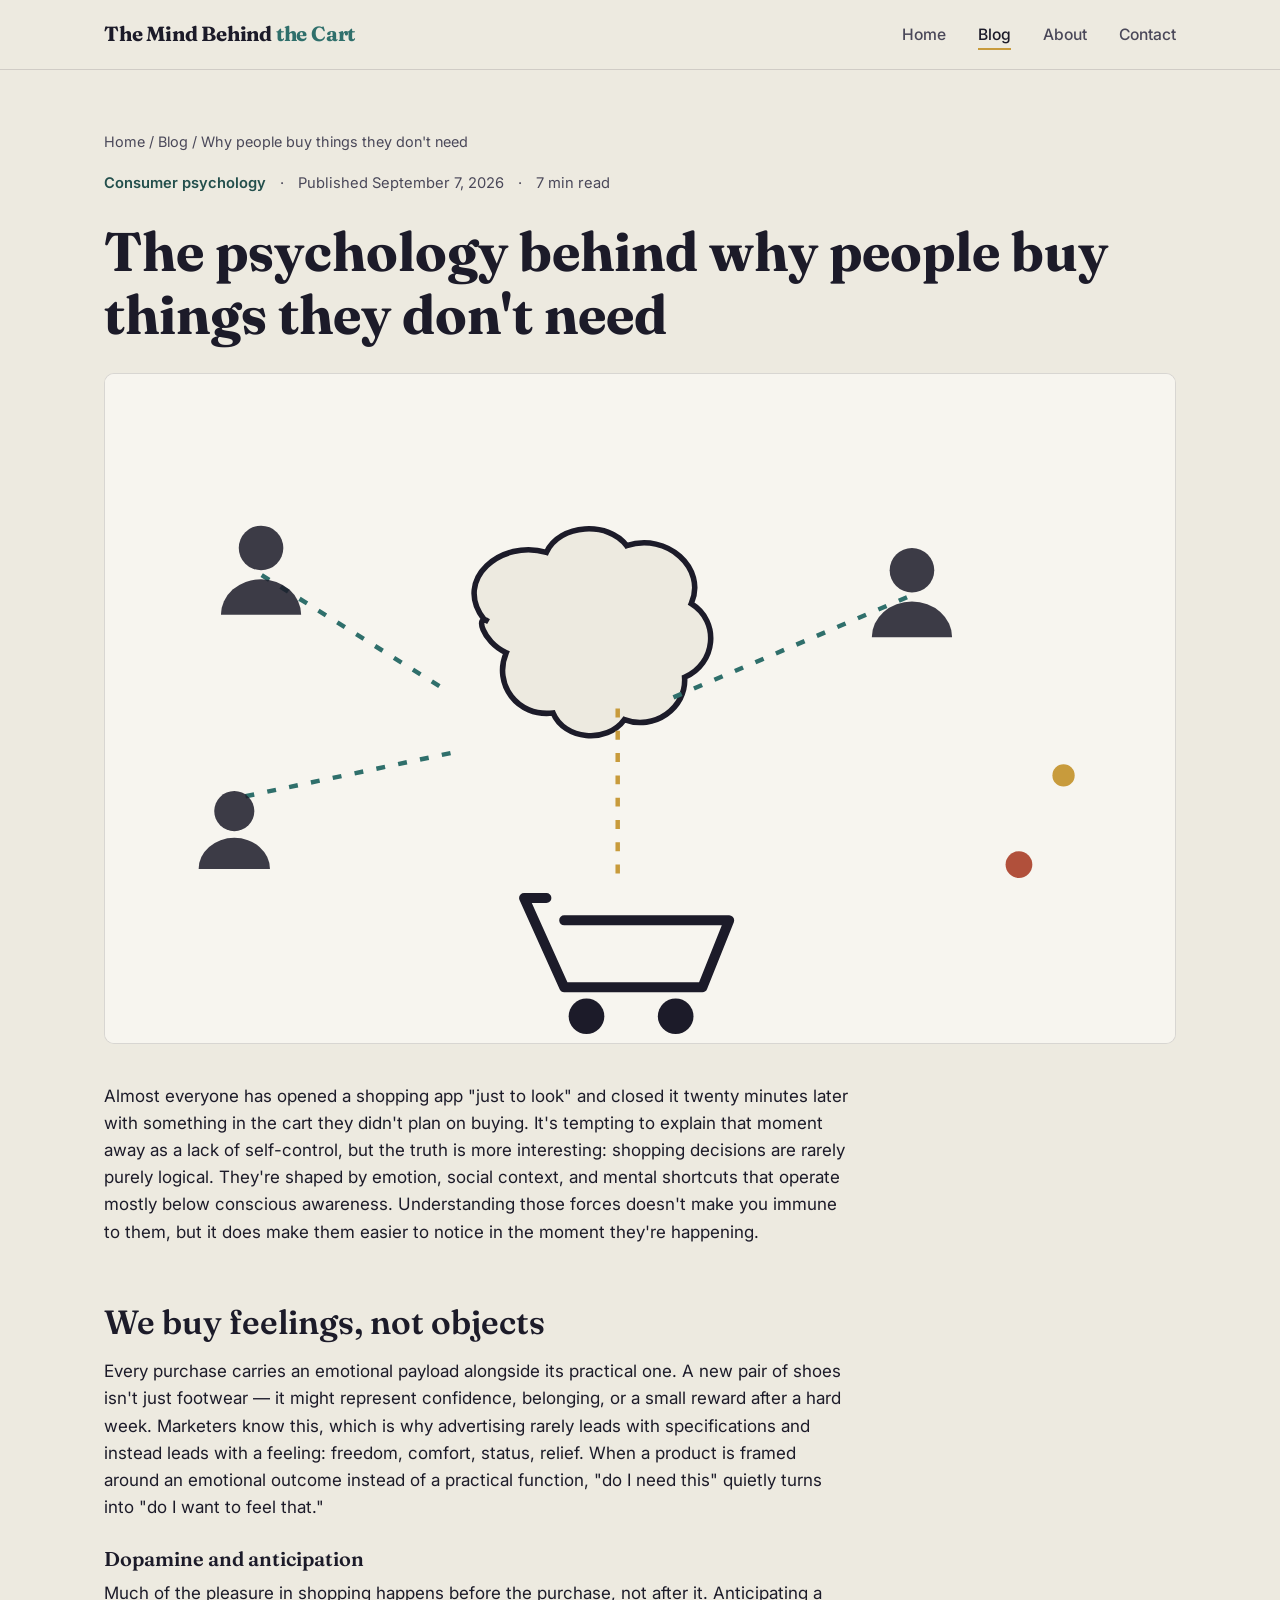
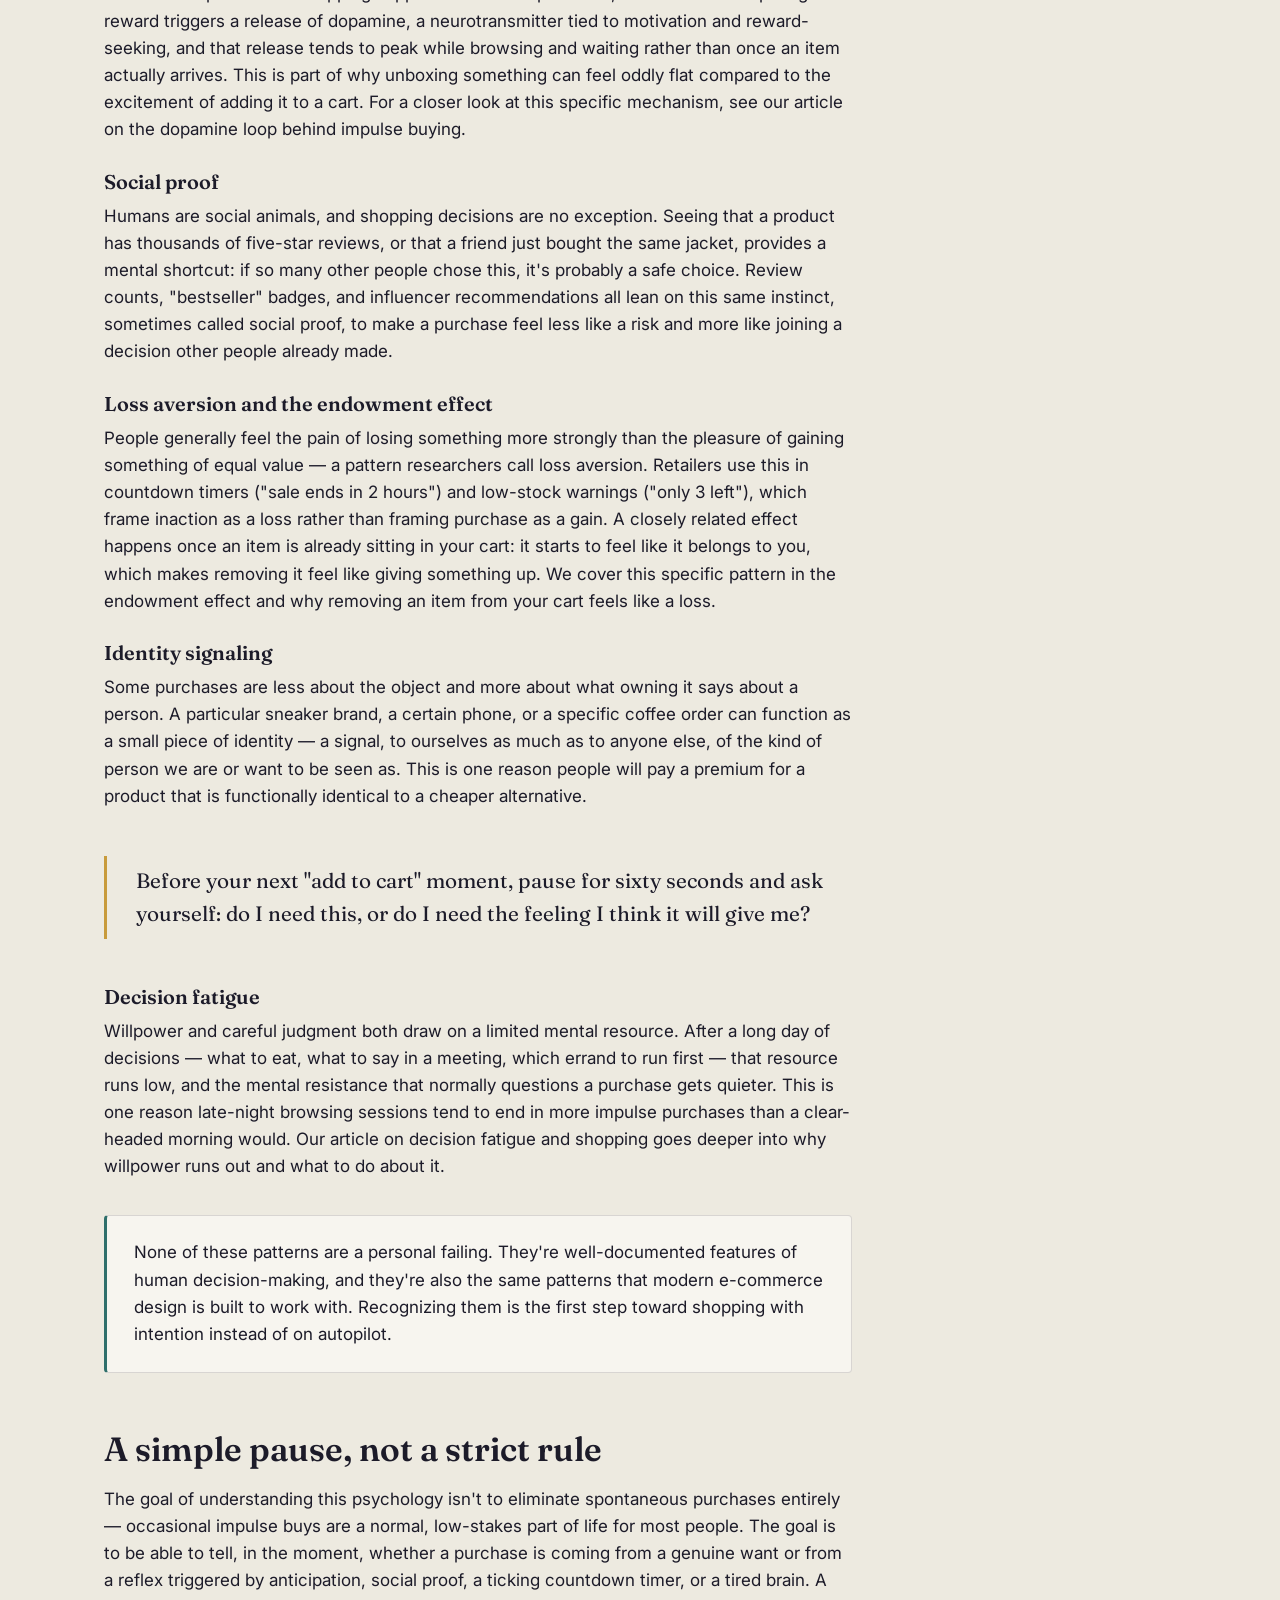
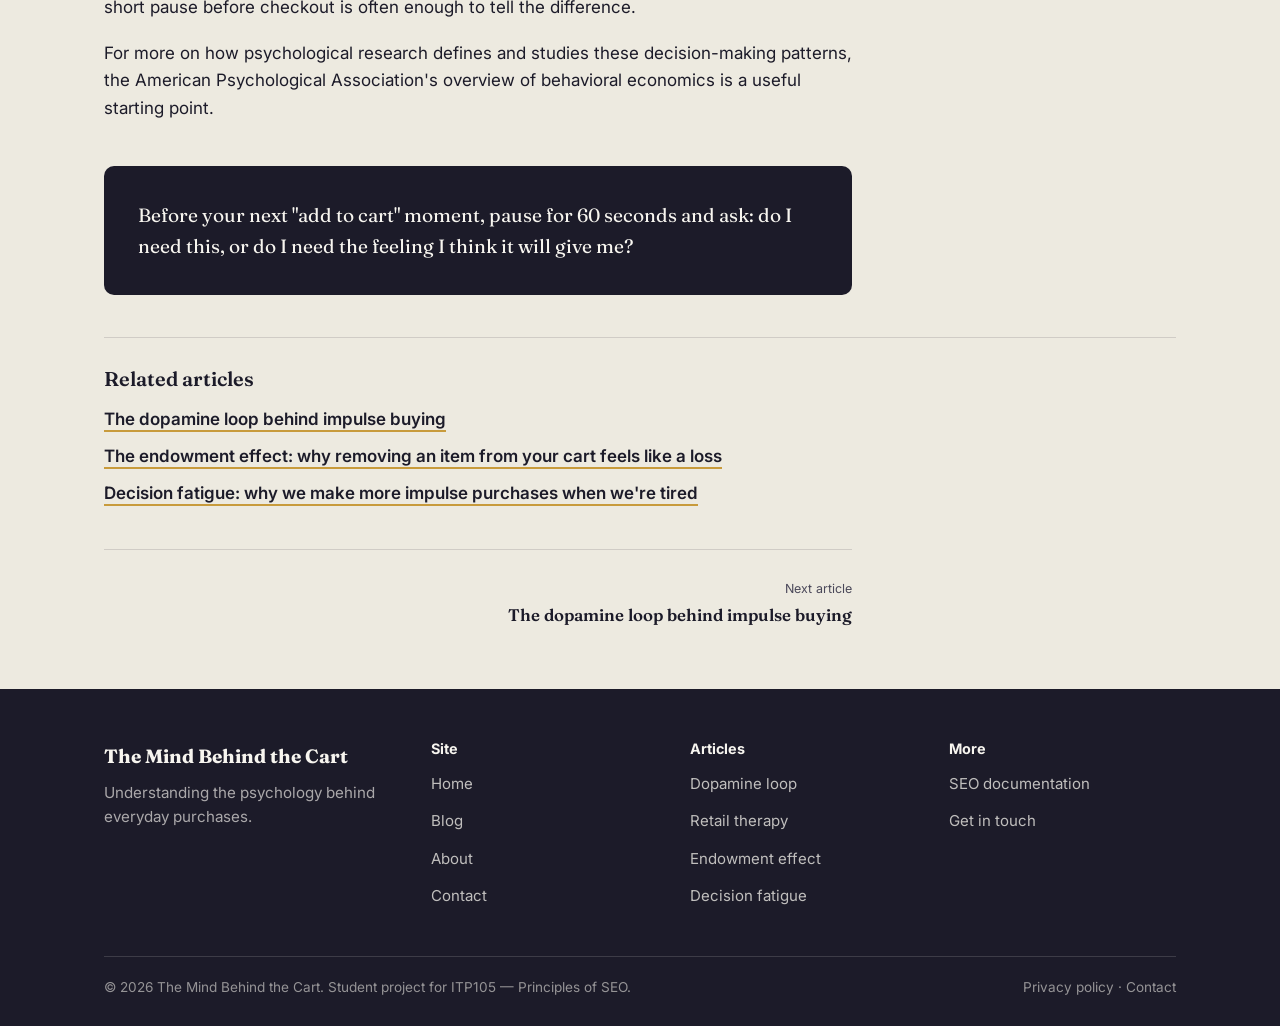
<file: site/blog/why-people-buy-things-they-dont-need.html>
<!DOCTYPE html>
<html lang="en">
<head>
<meta charset="UTF-8">
<meta name="viewport" content="width=device-width, initial-scale=1.0">
<title>Why People Buy Things They Don't Need — The Mind Behind the Cart</title>
<meta name="description" content="Discover the psychology behind unnecessary purchases, from dopamine and social proof to loss aversion and decision fatigue.">
<link rel="canonical" href="/blog/why-people-buy-things-they-dont-need">
<meta property="og:title" content="Why People Buy Things They Don't Need">
<meta property="og:description" content="Discover the psychology behind unnecessary purchases, from dopamine and social proof to loss aversion and decision fatigue.">
<meta property="og:type" content="article">
<link rel="stylesheet" href="../css/style.css">
</head>
<body>

<header class="site-header">
  <div class="wrap">
    <a class="brand" href="../index.html">The Mind Behind <span>the Cart</span></a>
    <button class="nav-toggle" aria-label="Toggle navigation menu" aria-expanded="false">
      <span></span><span></span><span></span>
    </button>
    <nav class="main-nav" aria-label="Primary">
      <ul>
        <li><a href="../index.html">Home</a></li>
        <li><a href="index.html" aria-current="page">Blog</a></li>
        <li><a href="../about.html">About</a></li>
        <li><a href="../contact.html">Contact</a></li>
      </ul>
    </nav>
  </div>
</header>

<main>
  <article class="section">
    <div class="wrap">
      <p class="breadcrumb"><a href="../index.html">Home</a> / <a href="index.html">Blog</a> / Why people buy things they don't need</p>

      <div class="article-meta">
        <span class="article-cat">Consumer psychology</span>
        <span>&middot;</span>
        <span>Published <time datetime="2026-09-07">September 7, 2026</time></span>        
        <span>&middot;</span>
        <span>7 min read</span>
      </div>

      <h1>The psychology behind why people buy things they don't need</h1>

      <div class="article-hero-art">
        <img src="../images/art-main-psychology.svg" alt="Illustration of a brain connected by lines to several human silhouettes and a shopping cart, representing emotion and social influence in buying decisions">
      </div>

      <div class="article-body">
        <p>Almost everyone has opened a shopping app "just to look" and closed it twenty minutes later with something in the cart they didn't plan on buying. It's tempting to explain that moment away as a lack of self-control, but the truth is more interesting: shopping decisions are rarely purely logical. They're shaped by emotion, social context, and mental shortcuts that operate mostly below conscious awareness. Understanding those forces doesn't make you immune to them, but it does make them easier to notice in the moment they're happening.</p>

        <h2>We buy feelings, not objects</h2>
        <p>Every purchase carries an emotional payload alongside its practical one. A new pair of shoes isn't just footwear — it might represent confidence, belonging, or a small reward after a hard week. Marketers know this, which is why advertising rarely leads with specifications and instead leads with a feeling: freedom, comfort, status, relief. When a product is framed around an emotional outcome instead of a practical function, "do I need this" quietly turns into "do I want to feel that."</p>

        <h3>Dopamine and anticipation</h3>
        <p>Much of the pleasure in shopping happens before the purchase, not after it. Anticipating a reward triggers a release of dopamine, a neurotransmitter tied to motivation and reward-seeking, and that release tends to peak while browsing and waiting rather than once an item actually arrives. This is part of why unboxing something can feel oddly flat compared to the excitement of adding it to a cart. For a closer look at this specific mechanism, see our article on <a href="dopamine-and-impulse-buying.html">the dopamine loop behind impulse buying</a>.</p>

        <h3>Social proof</h3>
        <p>Humans are social animals, and shopping decisions are no exception. Seeing that a product has thousands of five-star reviews, or that a friend just bought the same jacket, provides a mental shortcut: if so many other people chose this, it's probably a safe choice. Review counts, "bestseller" badges, and influencer recommendations all lean on this same instinct, sometimes called social proof, to make a purchase feel less like a risk and more like joining a decision other people already made.</p>

        <h3>Loss aversion and the endowment effect</h3>
        <p>People generally feel the pain of losing something more strongly than the pleasure of gaining something of equal value — a pattern researchers call loss aversion. Retailers use this in countdown timers ("sale ends in 2 hours") and low-stock warnings ("only 3 left"), which frame inaction as a loss rather than framing purchase as a gain. A closely related effect happens once an item is already sitting in your cart: it starts to feel like it belongs to you, which makes removing it feel like giving something up. We cover this specific pattern in <a href="endowment-effect-shopping.html">the endowment effect and why removing an item from your cart feels like a loss</a>.</p>

        <h3>Identity signaling</h3>
        <p>Some purchases are less about the object and more about what owning it says about a person. A particular sneaker brand, a certain phone, or a specific coffee order can function as a small piece of identity — a signal, to ourselves as much as to anyone else, of the kind of person we are or want to be seen as. This is one reason people will pay a premium for a product that is functionally identical to a cheaper alternative.</p>

        <div class="pull-quote">Before your next "add to cart" moment, pause for sixty seconds and ask yourself: do I need this, or do I need the feeling I think it will give me?</div>

        <h3>Decision fatigue</h3>
        <p>Willpower and careful judgment both draw on a limited mental resource. After a long day of decisions — what to eat, what to say in a meeting, which errand to run first — that resource runs low, and the mental resistance that normally questions a purchase gets quieter. This is one reason late-night browsing sessions tend to end in more impulse purchases than a clear-headed morning would. Our article on <a href="decision-fatigue-shopping.html">decision fatigue and shopping</a> goes deeper into why willpower runs out and what to do about it.</p>

        <div class="callout">
          <p>None of these patterns are a personal failing. They're well-documented features of human decision-making, and they're also the same patterns that modern e-commerce design is built to work with. Recognizing them is the first step toward shopping with intention instead of on autopilot.</p>
        </div>

        <h2>A simple pause, not a strict rule</h2>
        <p>The goal of understanding this psychology isn't to eliminate spontaneous purchases entirely — occasional impulse buys are a normal, low-stakes part of life for most people. The goal is to be able to tell, in the moment, whether a purchase is coming from a genuine want or from a reflex triggered by anticipation, social proof, a ticking countdown timer, or a tired brain. A short pause before checkout is often enough to tell the difference.</p>

        <p>For more on how psychological research defines and studies these decision-making patterns, the American Psychological Association's <a href="https://www.apa.org/topics/behavioral-economics" target="_blank" rel="noopener noreferrer">overview of behavioral economics</a> is a useful starting point.</p>

        <div class="article-cta">
          <p>Before your next "add to cart" moment, pause for 60 seconds and ask: do I need this, or do I need the feeling I think it will give me?</p>
        </div>
      </div>

      <div class="related">
        <h3>Related articles</h3>
        <ul>
          <li><a href="dopamine-and-impulse-buying.html">The dopamine loop behind impulse buying</a></li>
          <li><a href="endowment-effect-shopping.html">The endowment effect: why removing an item from your cart feels like a loss</a></li>
          <li><a href="decision-fatigue-shopping.html">Decision fatigue: why we make more impulse purchases when we're tired</a></li>
        </ul>
      </div>

      <nav class="post-nav" aria-label="Article navigation">
        <span></span>
        <a class="next" href="dopamine-and-impulse-buying.html"><span class="label">Next article</span><span class="title">The dopamine loop behind impulse buying</span></a>
      </nav>
    </div>
  </article>
</main>

<footer class="site-footer">
  <div class="wrap">
    <div class="footer-grid">
      <div>
        <p class="footer-brand">The Mind Behind the Cart</p>
        <p class="footer-tagline">Understanding the psychology behind everyday purchases.</p>
      </div>
      <div class="footer-col">
        <h4>Site</h4>
        <ul>
          <li><a href="../index.html">Home</a></li>
          <li><a href="index.html">Blog</a></li>
          <li><a href="../about.html">About</a></li>
          <li><a href="../contact.html">Contact</a></li>
        </ul>
      </div>
      <div class="footer-col">
        <h4>Articles</h4>
        <ul>
          <li><a href="dopamine-and-impulse-buying.html">Dopamine loop</a></li>
          <li><a href="retail-therapy.html">Retail therapy</a></li>
          <li><a href="endowment-effect-shopping.html">Endowment effect</a></li>
          <li><a href="decision-fatigue-shopping.html">Decision fatigue</a></li>
        </ul>
      </div>
      <div class="footer-col">
        <h4>More</h4>
        <ul>
          <li><a href="../seo-notes.html">SEO documentation</a></li>
          <li><a href="../contact.html#contact-form">Get in touch</a></li>
        </ul>
      </div>
    </div>
    <div class="footer-bottom">
      <span>&copy; 2026 The Mind Behind the Cart. Student project for ITP105 — Principles of SEO.</span>
      <span>Privacy policy &middot; <a href="../contact.html">Contact</a></span>
    </div>
  </div>
</footer>

<script src="../js/main.js"></script>
</body>
</html>
</file>
<file: site/css/style.css>
/* ==========================================================================
   The Mind Behind the Cart — design system
   Palette: ink navy, bone paper, muted mustard, quiet teal, brick accent.
   Type: Fraunces (display/serif) + Inter (body/sans)
   ========================================================================== */

@import url('https://fonts.googleapis.com/css2?family=Fraunces:opsz,wght@9..144,400;9..144,500;9..144,600;9..144,700;9..144,900&family=Inter:wght@400;500;600;700&display=swap');

:root{
  --ink: #1C1B29;
  --ink-soft: #4A4859;
  --paper: #EDEAE0;
  --paper-raised: #F7F5EF;
  --mustard: #C89B3C;
  --mustard-deep: #9C7724;
  --teal: #2F6F6B;
  --teal-deep: #234F4C;
  --brick: #B1503B;
  --line: rgba(28,27,41,0.14);
  --line-soft: rgba(28,27,41,0.08);

  --font-display: 'Fraunces', Georgia, serif;
  --font-body: 'Inter', -apple-system, BlinkMacSystemFont, 'Segoe UI', sans-serif;

  --radius-s: 4px;
  --radius-m: 10px;
  --maxw: 1120px;

  color-scheme: light;
}

*, *::before, *::after{ box-sizing: border-box; }

html{ scroll-behavior: smooth; }

body{
  margin: 0;
  font-family: var(--font-body);
  background: var(--paper);
  color: var(--ink);
  line-height: 1.6;
  font-size: 17px;
  -webkit-font-smoothing: antialiased;
}

img{ max-width: 100%; height: auto; display: block; }

a{ color: inherit; text-decoration: none; }

.wrap{
  width: 100%;
  max-width: var(--maxw);
  margin: 0 auto;
  padding: 0 24px;
}

h1, h2, h3, h4{
  font-family: var(--font-display);
  font-weight: 600;
  line-height: 1.15;
  margin: 0 0 0.5em 0;
  color: var(--ink);
}

h1{ font-size: clamp(2.2rem, 5vw, 3.4rem); font-weight: 700; }
h2{ font-size: clamp(1.5rem, 3vw, 2.1rem); }
h3{ font-size: 1.25rem; font-weight: 600; }

p{ margin: 0 0 1.1em 0; }

.lede{
  font-size: 1.15rem;
  color: var(--ink-soft);
  max-width: 62ch;
}

.visually-hidden{
  position: absolute; width: 1px; height: 1px; overflow: hidden;
  clip: rect(0 0 0 0); white-space: nowrap;
}

:focus-visible{
  outline: 3px solid var(--teal);
  outline-offset: 2px;
}

/* ---------- buttons ---------- */
.btn{
  display: inline-flex;
  align-items: center;
  gap: 0.5em;
  font-family: var(--font-body);
  font-weight: 600;
  font-size: 0.98rem;
  padding: 0.85em 1.5em;
  border-radius: var(--radius-s);
  border: 1px solid transparent;
  cursor: pointer;
  transition: background-color 0.15s ease, color 0.15s ease, border-color 0.15s ease;
}
.btn-primary{ background: var(--ink); color: var(--paper-raised); }
.btn-primary:hover{ background: var(--teal-deep); }
.btn-outline{ background: transparent; color: var(--ink); border-color: var(--ink); }
.btn-outline:hover{ background: var(--ink); color: var(--paper-raised); }

/* ---------- header / nav ---------- */
.site-header{
  position: sticky;
  top: 0;
  z-index: 40;
  background: var(--paper);
  border-bottom: 1px solid var(--line);
}
.site-header .wrap{
  display: flex;
  align-items: center;
  justify-content: space-between;
  padding-top: 18px;
  padding-bottom: 18px;
}
.brand{
  font-family: var(--font-display);
  font-weight: 700;
  font-size: 1.28rem;
  letter-spacing: -0.01em;
}
.brand span{ color: var(--teal); }

.main-nav ul{
  list-style: none;
  display: flex;
  gap: 2rem;
  margin: 0;
  padding: 0;
}
.main-nav a{
  font-size: 0.98rem;
  font-weight: 500;
  color: var(--ink-soft);
  padding-bottom: 4px;
  border-bottom: 2px solid transparent;
}
.main-nav a:hover,
.main-nav a[aria-current="page"]{
  color: var(--ink);
  border-bottom-color: var(--mustard);
}

.nav-toggle{
  display: none;
  flex-direction: column;
  gap: 5px;
  background: none;
  border: none;
  cursor: pointer;
  padding: 8px;
}
.nav-toggle span{
  width: 24px; height: 2px; background: var(--ink); display: block;
}

@media (max-width: 760px){
  .nav-toggle{ display: flex; }
  .main-nav{
    position: absolute;
    top: 100%; left: 0; right: 0;
    background: var(--paper);
    border-bottom: 1px solid var(--line);
    max-height: 0;
    overflow: hidden;
    transition: max-height 0.25s ease;
  }
  .main-nav.is-open{ max-height: 320px; }
  .main-nav ul{
    flex-direction: column;
    gap: 0;
    padding: 8px 24px 20px;
  }
  .main-nav li{ border-top: 1px solid var(--line-soft); }
  .main-nav a{ display: block; padding: 14px 0; border-bottom: none; }
}

/* ---------- hero ---------- */
.hero{
  padding: 64px 0 72px;
}
.hero .wrap{
  display: grid;
  grid-template-columns: 1.15fr 0.85fr;
  gap: 48px;
  align-items: center;
}
.hero-eyebrow{
  font-size: 0.95rem;
  color: var(--teal-deep);
  font-weight: 600;
  margin-bottom: 0.9em;
}
.hero h1{ margin-bottom: 0.45em; }
.hero .lede{ margin-bottom: 1.6em; }
.hero-art{ width: 100%; }
.hero-actions{ display: flex; gap: 14px; flex-wrap: wrap; }

@media (max-width: 860px){
  .hero .wrap{ grid-template-columns: 1fr; }
  .hero-art{ order: -1; max-width: 340px; margin: 0 auto; }
}

/* ---------- sections ---------- */
.section{ padding: 60px 0; }
.section-alt{ background: var(--paper-raised); border-top: 1px solid var(--line); border-bottom: 1px solid var(--line); }
.section-dark{ background: var(--ink); color: var(--paper-raised); }
.section-dark h2, .section-dark h3{ color: var(--paper-raised); }
.section-head{
  display: flex;
  justify-content: space-between;
  align-items: flex-end;
  gap: 24px;
  margin-bottom: 2.2rem;
  flex-wrap: wrap;
}
.section-head p{ margin: 0; color: var(--ink-soft); max-width: 46ch; }

/* ---------- receipt list (concept ledger) ---------- */
.receipt{
  background: var(--paper-raised);
  border: 1px solid var(--line);
  border-radius: var(--radius-m);
  padding: 8px 0;
}
.receipt-row{
  display: grid;
  grid-template-columns: auto 1fr auto;
  gap: 18px;
  align-items: baseline;
  padding: 20px 28px;
  border-bottom: 1px dashed var(--line);
}
.receipt-row:last-child{ border-bottom: none; }
.receipt-code{
  font-family: var(--font-display);
  font-weight: 700;
  color: var(--mustard-deep);
  font-size: 1.1rem;
}
.receipt-row h3{ margin: 0 0 0.25em 0; }
.receipt-row p{ margin: 0; color: var(--ink-soft); font-size: 0.98rem; }
.receipt-tag{
  font-size: 0.85rem;
  color: var(--ink-soft);
  white-space: nowrap;
  align-self: start;
}
@media (max-width: 600px){
  .receipt-row{ grid-template-columns: auto 1fr; }
  .receipt-tag{ grid-column: 2; }
}

/* ---------- cards ---------- */
.card-grid{
  display: grid;
  grid-template-columns: repeat(3, 1fr);
  gap: 28px;
}
@media (max-width: 900px){ .card-grid{ grid-template-columns: repeat(2, 1fr); } }
@media (max-width: 620px){ .card-grid{ grid-template-columns: 1fr; } }

.post-card{
  display: flex;
  flex-direction: column;
  background: var(--paper-raised);
  border: 1px solid var(--line);
  border-radius: var(--radius-m);
  overflow: hidden;
  transition: border-color 0.15s ease;
}
.post-card:hover{ border-color: var(--mustard); }
.post-card .post-card-art{
  aspect-ratio: 16/10;
  background: var(--paper);
  border-bottom: 1px solid var(--line);
}
.post-card-body{ padding: 22px 24px 26px; display: flex; flex-direction: column; gap: 10px; flex: 1; }
.post-card-cat{
  font-size: 0.82rem;
  font-weight: 600;
  color: var(--teal-deep);
}
.post-card h3{ font-size: 1.15rem; margin-bottom: 0.2em; }
.post-card p{ color: var(--ink-soft); font-size: 0.96rem; margin-bottom: 0; flex: 1; }
.post-card .read-more{
  margin-top: 8px;
  font-weight: 600;
  font-size: 0.94rem;
  color: var(--ink);
  border-bottom: 2px solid var(--mustard);
  align-self: flex-start;
  padding-bottom: 2px;
}

/* ---------- featured post ---------- */
.featured{
  display: grid;
  grid-template-columns: 0.9fr 1.1fr;
  gap: 40px;
  align-items: center;
  background: var(--paper-raised);
  border: 1px solid var(--line);
  border-radius: var(--radius-m);
  overflow: hidden;
}
.featured-art{ background: var(--paper); align-self: stretch; display:flex; align-items:center; justify-content:center; padding: 24px; }
.featured-body{ padding: 32px 36px 32px 0; }
.featured-cat{ font-size: 0.85rem; font-weight: 600; color: var(--teal-deep); margin-bottom: 0.6em; }
@media (max-width: 800px){
  .featured{ grid-template-columns: 1fr; }
  .featured-body{ padding: 8px 28px 32px; }
  .featured-art{ padding: 28px 28px 0; }
}

/* ---------- article ---------- */
.breadcrumb{
  font-size: 0.9rem;
  color: var(--ink-soft);
  margin-bottom: 1.2rem;
}
.breadcrumb a:hover{ color: var(--ink); }
.article-meta{
  display: flex;
  gap: 14px;
  align-items: center;
  color: var(--ink-soft);
  font-size: 0.92rem;
  margin-bottom: 1.6rem;
}
.article-cat{
  color: var(--teal-deep);
  font-weight: 600;
}
.article-hero-art{
  margin: 0 0 2.4rem;
  border-radius: var(--radius-m);
  overflow: hidden;
  border: 1px solid var(--line);
  background: var(--paper-raised);
}
.article-body{
  max-width: 68ch;
}
.article-body h2{ margin-top: 1.7em; }
.article-body h3{ margin-top: 1.3em; }
.article-body ul, .article-body ol{ padding-left: 1.3em; }
.article-body li{ margin-bottom: 0.5em; }

.pull-quote{
  border-left: 3px solid var(--mustard);
  padding: 0.4em 0 0.4em 1.4em;
  margin: 2.2em 0;
  font-family: var(--font-display);
  font-size: 1.3rem;
  color: var(--ink);
}

.callout{
  background: var(--paper-raised);
  border: 1px solid var(--line);
  border-left: 3px solid var(--teal);
  border-radius: var(--radius-s);
  padding: 1.4em 1.6em;
  margin: 2em 0;
}
.callout p:last-child{ margin-bottom: 0; }

.article-cta{
  margin-top: 2.6em;
  padding: 2em;
  background: var(--ink);
  color: var(--paper-raised);
  border-radius: var(--radius-m);
}
.article-cta p{ font-family: var(--font-display); font-size: 1.2rem; margin: 0; }

.article-sources{
  margin-top: 2.4em;
  padding-top: 1.6em;
  border-top: 1px solid var(--line);
  font-size: 0.92rem;
  color: var(--ink-soft);
}
.article-sources a{ text-decoration: underline; text-underline-offset: 2px; }
.article-sources a:hover{ color: var(--ink); }

.post-nav{
  display: flex;
  justify-content: space-between;
  gap: 20px;
  margin-top: 2.6rem;
  padding-top: 1.8rem;
  border-top: 1px solid var(--line);
  max-width: 68ch;
}
.post-nav a{
  font-size: 0.92rem;
  color: var(--ink-soft);
}
.post-nav a:hover{ color: var(--ink); }
.post-nav .label{ display:block; font-size: 0.78rem; color: var(--ink-soft); margin-bottom: 3px; }
.post-nav .title{ font-family: var(--font-display); font-size: 1.05rem; color: var(--ink); font-weight: 600; }
.post-nav .next{ text-align: right; }

.related{
  margin-top: 2.6rem;
  padding-top: 1.8rem;
  border-top: 1px solid var(--line);
}
.related h3{ margin-bottom: 1rem; }
.related ul{ list-style: none; padding: 0; margin: 0; display: grid; gap: 10px; }
.related a{ font-weight: 600; border-bottom: 2px solid var(--mustard); padding-bottom: 1px; }

/* ---------- about ---------- */
.about-grid{
  display: grid;
  grid-template-columns: 1fr 1fr;
  gap: 48px;
  align-items: start;
}
@media (max-width: 800px){ .about-grid{ grid-template-columns: 1fr; } }
.author-card{
  background: var(--paper-raised);
  border: 1px solid var(--line);
  border-radius: var(--radius-m);
  padding: 28px;
  display: flex;
  gap: 18px;
  align-items: flex-start;
}
.author-avatar{
  width: 56px; height: 56px; border-radius: 50%;
  background: var(--teal);
  flex-shrink: 0;
}

/* ---------- contact ---------- */
.contact-grid{
  display: grid;
  grid-template-columns: 1fr 1fr;
  gap: 56px;
}
@media (max-width: 800px){ .contact-grid{ grid-template-columns: 1fr; } }
.field{ margin-bottom: 1.3em; }
.field label{
  display: block;
  font-weight: 600;
  font-size: 0.92rem;
  margin-bottom: 0.4em;
}
.field input, .field textarea{
  width: 100%;
  font-family: var(--font-body);
  font-size: 1rem;
  padding: 0.8em 0.9em;
  border: 1px solid var(--line);
  border-radius: var(--radius-s);
  background: var(--paper-raised);
  color: var(--ink);
}
.field input:focus, .field textarea:focus{
  outline: 3px solid var(--teal);
  outline-offset: 1px;
  border-color: var(--teal);
}
.field textarea{ min-height: 140px; resize: vertical; }
.form-note{ font-size: 0.86rem; color: var(--ink-soft); margin-top: 1em; }
.form-success{
  display:none;
  background: var(--paper-raised);
  border: 1px solid var(--teal);
  border-radius: var(--radius-s);
  padding: 1em 1.2em;
  margin-top: 1.2em;
  color: var(--teal-deep);
  font-weight: 600;
}
.contact-info h3{ margin-bottom: 0.5em; }
.contact-info ul{ list-style: none; padding: 0; margin: 0 0 1.6em; }
.contact-info li{ margin-bottom: 0.6em; color: var(--ink-soft); }
.social-links{ display: flex; gap: 14px; }
.social-links a{
  display: inline-flex; align-items:center; justify-content:center;
  width: 40px; height: 40px;
  border: 1px solid var(--line);
  border-radius: 50%;
  font-size: 0.85rem;
  font-weight: 700;
}
.social-links a:hover{ border-color: var(--mustard); color: var(--mustard-deep); }

/* ---------- SEO docs table ---------- */
.seo-table-wrap{ overflow-x: auto; }
table.seo-table{
  width: 100%;
  border-collapse: collapse;
  font-size: 0.92rem;
  background: var(--paper-raised);
}
table.seo-table th, table.seo-table td{
  border: 1px solid var(--line);
  padding: 12px 14px;
  text-align: left;
  vertical-align: top;
}
table.seo-table th{
  background: var(--ink);
  color: var(--paper-raised);
  font-family: var(--font-display);
  font-weight: 600;
}

/* ---------- CTA band ---------- */
.cta-band{
  text-align: left;
  padding: 56px 0;
}
.cta-band .wrap{
  background: var(--ink);
  color: var(--paper-raised);
  border-radius: var(--radius-m);
  padding: 48px;
  display: flex;
  align-items: center;
  justify-content: space-between;
  gap: 24px;
  flex-wrap: wrap;
}
.cta-band h2{ color: var(--paper-raised); margin-bottom: 0.3em; }
.cta-band p{ margin: 0; color: rgba(247,245,239,0.8); }

/* ---------- footer ---------- */
.site-footer{
  background: var(--ink);
  color: rgba(247,245,239,0.82);
  padding: 52px 0 28px;
}
.footer-grid{
  display: grid;
  grid-template-columns: 1.3fr 1fr 1fr 1fr;
  gap: 32px;
  margin-bottom: 36px;
}
@media (max-width: 760px){ .footer-grid{ grid-template-columns: 1fr 1fr; } }
.footer-brand{
  font-family: var(--font-display);
  font-size: 1.2rem;
  font-weight: 700;
  color: var(--paper-raised);
  margin-bottom: 0.5em;
}
.footer-tagline{ color: rgba(247,245,239,0.65); font-size: 0.95rem; max-width: 32ch; }
.footer-col h4{
  color: var(--paper-raised);
  font-size: 0.9rem;
  margin-bottom: 0.9em;
  font-family: var(--font-body);
  font-weight: 700;
}
.footer-col ul{ list-style: none; padding: 0; margin: 0; }
.footer-col li{ margin-bottom: 0.6em; }
.footer-col a{ color: rgba(247,245,239,0.75); font-size: 0.94rem; }
.footer-col a:hover{ color: var(--paper-raised); }
.footer-bottom{
  border-top: 1px solid rgba(247,245,239,0.15);
  padding-top: 20px;
  display: flex;
  justify-content: space-between;
  gap: 16px;
  flex-wrap: wrap;
  font-size: 0.85rem;
  color: rgba(247,245,239,0.55);
}

/* ---------- utility ---------- */
.center-head{ text-align: left; max-width: 62ch; }
</file>
